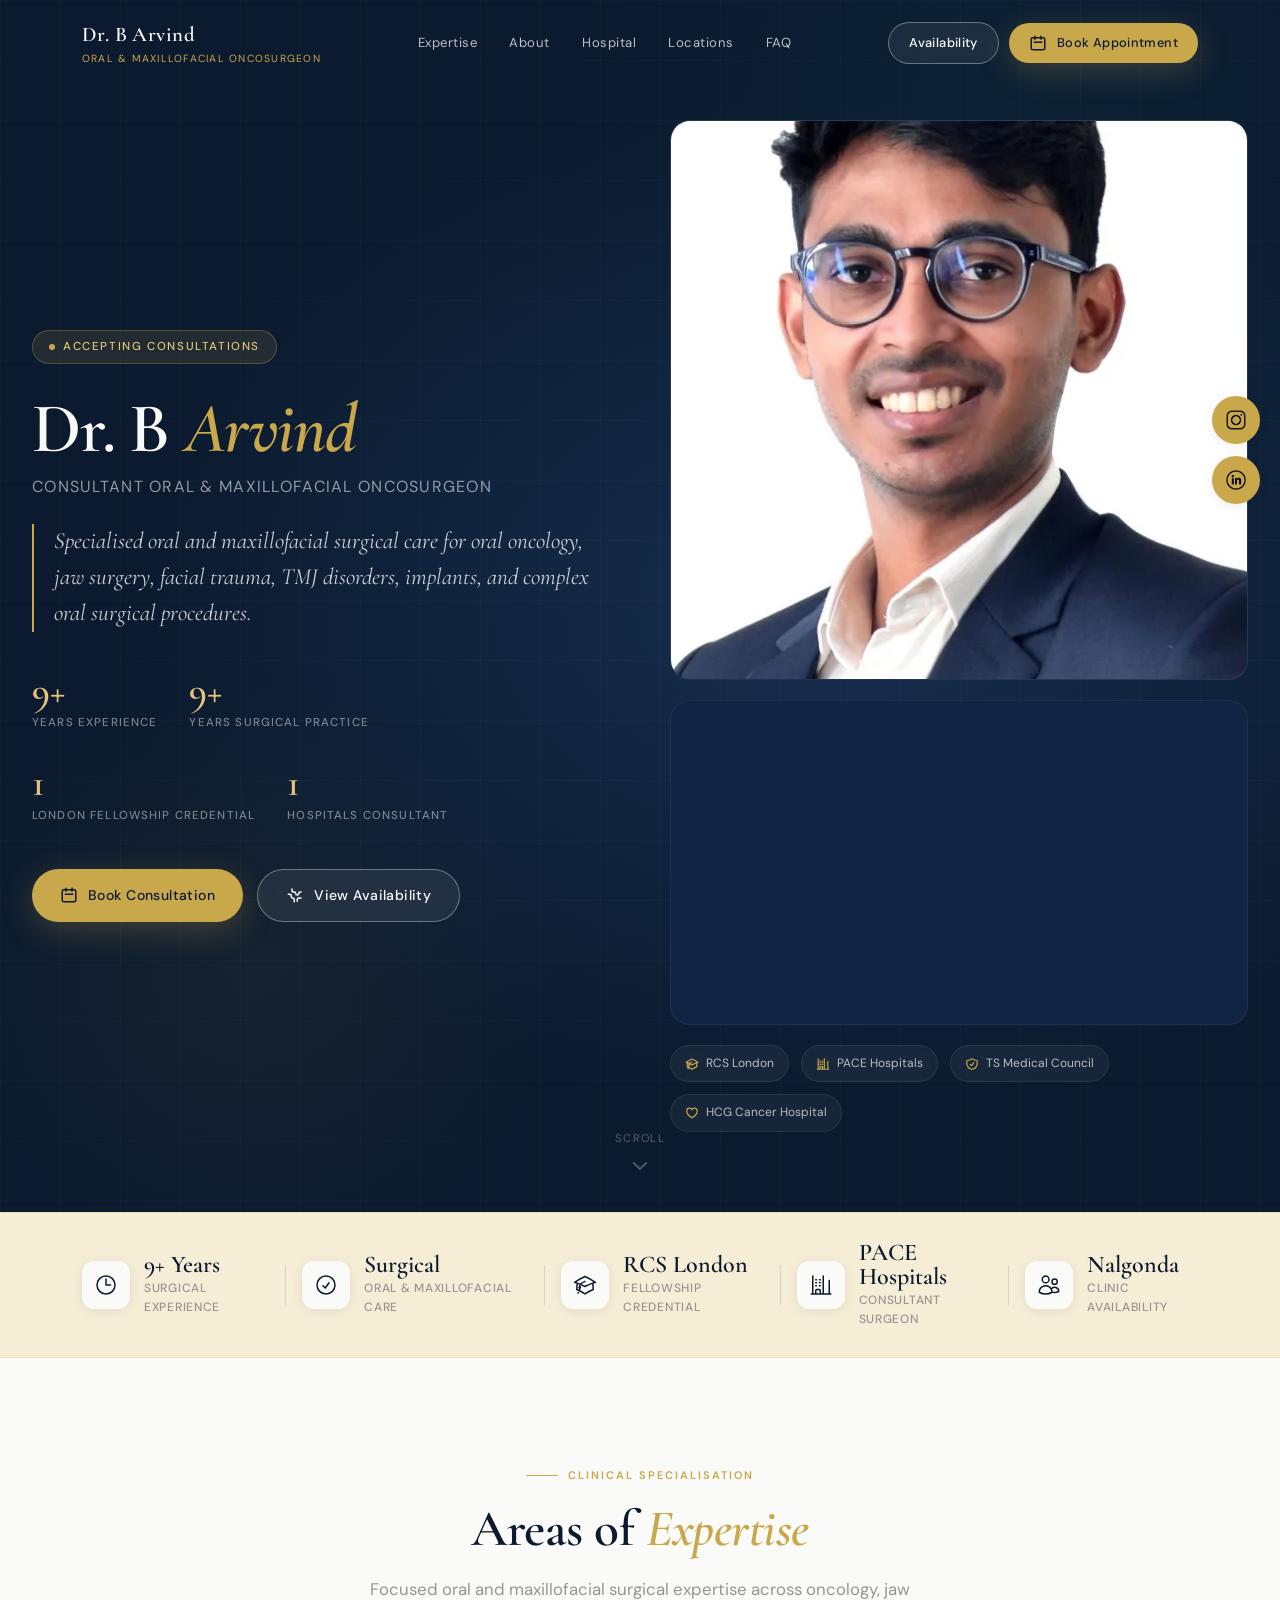
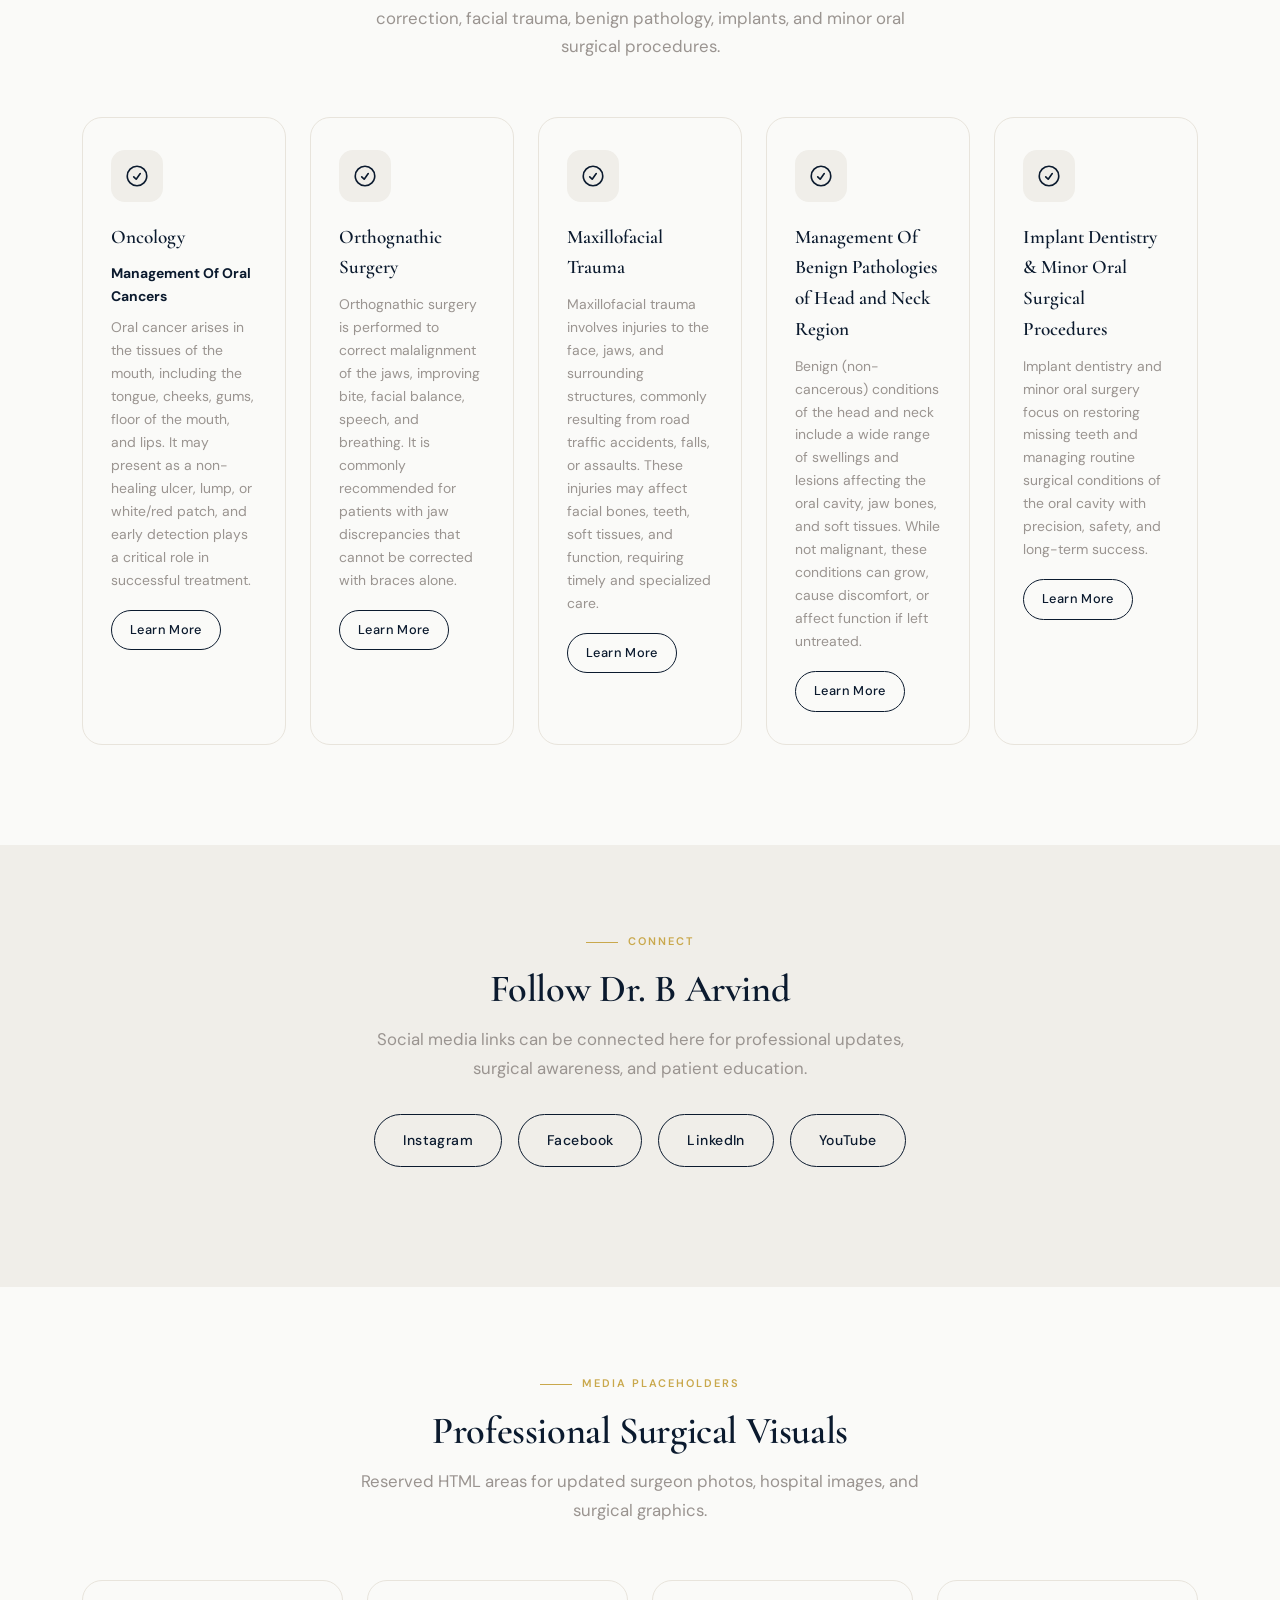
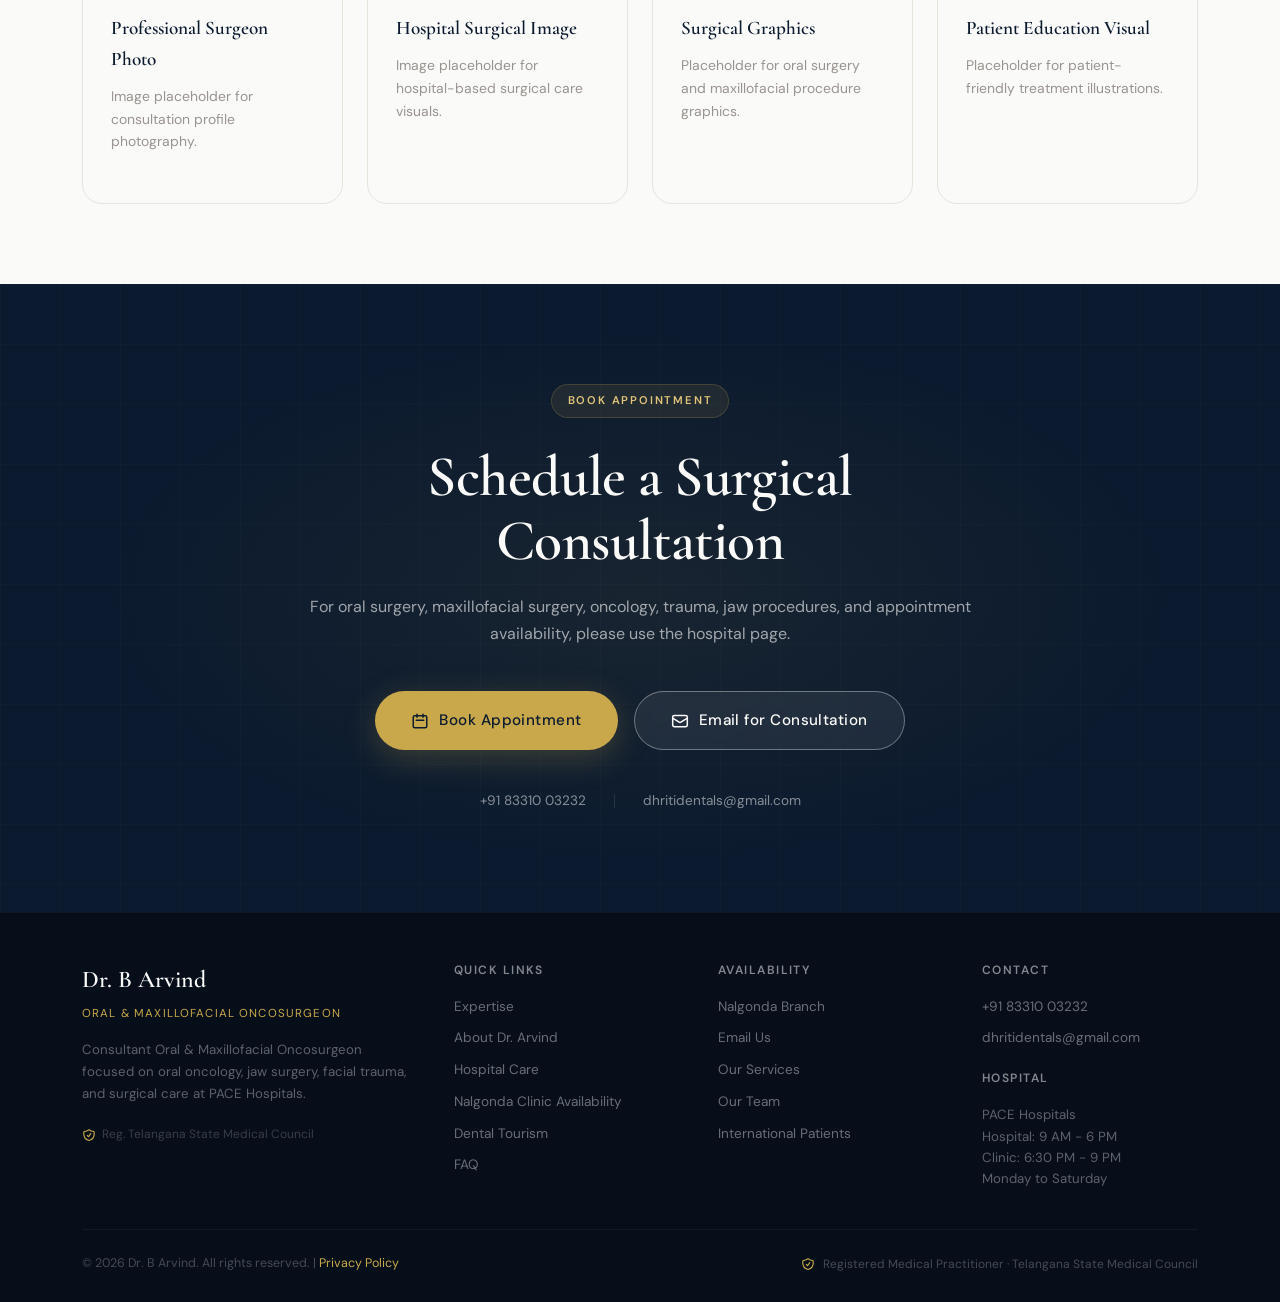
<file: index.html>
<!DOCTYPE html>
<html lang="en">

<head>
  <meta charset="UTF-8" />
  <meta name="viewport" content="width=device-width, initial-scale=1.0" />
  <meta name="description"
    content="Dr. B Arvind provides oral and maxillofacial surgical care focused on oral oncology, jaw surgery, facial trauma, implants, and surgical procedures." />
  <meta name="keywords"
    content="oral surgeon hyderabad, maxillofacial surgeon hyderabad, oral cancer surgery, jaw surgery, facial trauma, PACE hospitals" />
  <meta property="og:title" content="Dr. B Arvind | Oral & Maxillofacial Oncosurgeon, Hyderabad" />
  <meta property="og:description"
    content="Dr. B Arvind provides oral and maxillofacial surgical care focused on oral oncology, jaw surgery, facial trauma, implants, and surgical procedures." />
  <title>Dr. B Arvind | Oral & Maxillofacial Oncosurgeon | Hyderabad</title>
  <link rel="stylesheet" href="./assets/css/style.css" />
  <link rel="preconnect" href="https://fonts.googleapis.com" />
  <link rel="preconnect" href="https://fonts.gstatic.com" crossorigin />
</head>

<body>

<!-- ============================================================
     NAVIGATION
============================================================ -->
  <nav id="navbar">
    <div class="container">
      <div class="nav-inner">
        <a href="index.html" class="nav-brand">
          <span class="nav-brand-name">Dr. B Arvind</span>
          <span class="nav-brand-title">Oral & Maxillofacial Oncosurgeon</span>
        </a>

        <div class="nav-links">
          <a href="index.html#expertise">Expertise</a>
          <a href="about.html">About</a>
          <a href="hospital.html">Hospital</a>
          <a href="hospital.html">Locations</a>
          <a href="faqs.html">FAQ</a>
        </div>

        <div class="nav-cta">
          <a href="hospital.html" class="btn btn--outline-white btn--sm">Availability</a>
          <a href="hospital.html" class="btn btn--primary btn--sm">
            <svg xmlns="http://www.w3.org/2000/svg" fill="none" viewBox="0 0 24 24" stroke-width="2"
              stroke="currentColor">
              <path stroke-linecap="round" stroke-linejoin="round"
                d="M8 7V3m8 4V3m-9 8h10M5 21h14a2 2 0 002-2V7a2 2 0 00-2-2H5a2 2 0 00-2 2v12a2 2 0 002 2z" />
            </svg>
            Book Appointment
          </a>
        </div>

        <button class="hamburger" id="hamburger" aria-label="Open menu">
          <span></span><span></span><span></span>
        </button>
      </div>
    </div>
  </nav>

  <!-- Mobile Menu -->
  <div class="mobile-menu-overlay" id="mobileOverlay"></div>
  <div class="mobile-menu" id="mobileMenu">
    <button class="mobile-menu-close" id="mobileClose" aria-label="Close menu">
      <svg xmlns="http://www.w3.org/2000/svg" width="24" height="24" fill="none" viewBox="0 0 24 24" stroke-width="2"
        stroke="currentColor">
        <path stroke-linecap="round" stroke-linejoin="round" d="M6 18L18 6M6 6l12 12" />
      </svg>
    </button>
    <div class="mobile-nav-links">
      <a href="index.html#expertise">Expertise</a>
      <a href="about.html">About</a>
      <a href="hospital.html">Hospital</a>
      <a href="hospital.html">Availability</a>
      <a href="hospital.html">Locations</a>
      <a href="hospital.html">Dental Tourism</a>
      <a href="faqs.html">FAQ</a>
    </div>
    <div class="mobile-cta">
      <a href="hospital.html" class="btn btn--outline-gold">View Availability</a>
      <a href="hospital.html" class="btn btn--primary">Book Appointment</a>
    </div>
  </div>

<section id="hero">
    <div class="hero-bg-pattern"></div>
    <div class="hero-grid-overlay"></div>

    <div class="container--wide">
      <div class="hero-content">

        <!-- Left: Text Content -->
        <div class="hero-left">
          <div class="hero-badge">
            <span class="hero-badge-dot"></span>
            Accepting Consultations
          </div>

          <h1 class="hero-name">Dr. B <span>Arvind</span></h1>
          <p class="hero-designation">Consultant Oral &amp; Maxillofacial Oncosurgeon</p>

          <p class="hero-headline">
            Specialised oral and maxillofacial surgical care for oral oncology, jaw surgery, facial trauma, TMJ disorders, implants, and complex oral surgical procedures.
          </p>

          <div class="hero-stats">
            <div class="hero-stat-item">
              <div class="hero-stat-number" data-count="9" data-suffix="+">9+</div>
              <div class="hero-stat-label">Years Experience</div>
            </div>
            <div class="hero-stat-item">
              <div class="hero-stat-number" data-count="9" data-suffix="+">9+</div>
              <div class="hero-stat-label">Years Surgical Practice</div>
            </div>
            <div class="hero-stat-item">
              <div class="hero-stat-number" data-count="1" data-suffix="">RCS</div>
              <div class="hero-stat-label">London Fellowship Credential</div>
            </div>
            <div class="hero-stat-item">
              <div class="hero-stat-number" data-count="1" data-suffix="">PACE</div>
              <div class="hero-stat-label">Hospitals Consultant</div>
            </div>
          </div>

          <div class="hero-cta">
            <a href="hospital.html" class="btn btn--primary">
              <svg xmlns="http://www.w3.org/2000/svg" fill="none" viewBox="0 0 24 24" stroke-width="2"
                stroke="currentColor">
                <path stroke-linecap="round" stroke-linejoin="round"
                  d="M8 7V3m8 4V3m-9 8h10M5 21h14a2 2 0 002-2V7a2 2 0 00-2-2H5a2 2 0 00-2 2v12a2 2 0 002 2z" />
              </svg>
              Book Consultation
            </a>
            <a href="hospital.html" class="btn btn--outline-white">
              <svg xmlns="http://www.w3.org/2000/svg" fill="none" viewBox="0 0 24 24" stroke-width="2"
                stroke="currentColor">
                <path stroke-linecap="round" stroke-linejoin="round"
                  d="M3.055 11H5a2 2 0 012 2v1a2 2 0 002 2 2 2 0 012 2v2.945M8 3.935V5.5A2.5 2.5 0 0010.5 8h.5a2 2 0 012 2 2 2 0 104 0 2 2 0 012-2h1.064M15 20.488V18a2 2 0 012-2h3.064" />
              </svg>
              View Availability
            </a>
          </div>
        </div>

        <!-- Right: Image + Credentials -->
        <div class="hero-right">
          <div class="hero-image-block">
            <div class="hero-image-placeholder">
              <img src="./assets/images/drarvind.webp" alt="Doctor Photo" class="hero-image">
            </div>
          </div>

          <div class="video-placeholder">
            <iframe width="560" height="315" src="https://www.youtube.com/embed/ZMLJtDI3-Ac" title="YouTube video player" frameborder="0" allow="accelerometer; autoplay; clipboard-write; encrypted-media; gyroscope; picture-in-picture; web-share" referrerpolicy="strict-origin-when-cross-origin" allowfullscreen></iframe>
          </div>

          <div class="hero-credentials-strip">
            <div class="credential-pill">
              <svg xmlns="http://www.w3.org/2000/svg" fill="none" viewBox="0 0 24 24" stroke-width="2"
                stroke="currentColor">
                <path stroke-linecap="round" stroke-linejoin="round"
                  d="M4.26 10.147a60.436 60.436 0 00-.491 6.347A48.627 48.627 0 0112 20.904a48.627 48.627 0 018.232-4.41 60.46 60.46 0 00-.491-6.347m-15.482 0a50.57 50.57 0 00-2.658-.813A59.905 59.905 0 0112 3.493a59.902 59.902 0 0110.399 5.84c-.896.248-1.783.52-2.658.814m-15.482 0A50.697 50.697 0 0112 13.489a50.702 50.702 0 017.74-3.342M6.75 15a.75.75 0 100-1.5.75.75 0 000 1.5zm0 0v-3.675A55.378 55.378 0 0112 8.443m-7.007 11.55A5.981 5.981 0 006.75 15.75v-1.5" />
              </svg>
              RCS London
            </div>
            <div class="credential-pill">
              <svg xmlns="http://www.w3.org/2000/svg" fill="none" viewBox="0 0 24 24" stroke-width="2"
                stroke="currentColor">
                <path stroke-linecap="round" stroke-linejoin="round"
                  d="M2.25 21h19.5m-18-18v18m10.5-18v18m6-13.5V21M6.75 6.75h.75m-.75 3h.75m-.75 3h.75m3-6h.75m-.75 3h.75m-.75 3h.75M6.75 21v-3.375c0-.621.504-1.125 1.125-1.125h2.25c.621 0 1.125.504 1.125 1.125V21" />
              </svg>
              PACE Hospitals
            </div>
            <div class="credential-pill">
              <svg xmlns="http://www.w3.org/2000/svg" fill="none" viewBox="0 0 24 24" stroke-width="2"
                stroke="currentColor">
                <path stroke-linecap="round" stroke-linejoin="round"
                  d="M9 12.75L11.25 15 15 9.75m-3-7.036A11.959 11.959 0 013.598 6 11.99 11.99 0 003 9.749c0 5.592 3.824 10.29 9 11.623 5.176-1.332 9-6.03 9-11.622 0-1.31-.21-2.571-.598-3.751h-.152c-3.196 0-6.1-1.248-8.25-3.285z" />
              </svg>
              TS Medical Council
            </div>
            <div class="credential-pill">
              <svg xmlns="http://www.w3.org/2000/svg" fill="none" viewBox="0 0 24 24" stroke-width="2"
                stroke="currentColor">
                <path stroke-linecap="round" stroke-linejoin="round"
                  d="M21 8.25c0-2.485-2.099-4.5-4.688-4.5-1.935 0-3.597 1.126-4.312 2.733-.715-1.607-2.377-2.733-4.313-2.733C5.1 3.75 3 5.765 3 8.25c0 7.22 9 12 9 12s9-4.78 9-12z" />
              </svg>
              HCG Cancer Hospital
            </div>
          </div>
        </div>
      </div>
    </div>

    <div class="hero-scroll-hint">
      <span>Scroll</span>
      <svg xmlns="http://www.w3.org/2000/svg" fill="none" viewBox="0 0 24 24" stroke-width="2" stroke="currentColor">
        <path stroke-linecap="round" stroke-linejoin="round" d="M19.5 8.25l-7.5 7.5-7.5-7.5" />
      </svg>
    </div>
  </section>

<section id="trust-bar">
    <div class="container">
      <div class="trust-bar-inner">
        <div class="trust-item fade-up">
          <div class="trust-icon">
            <svg xmlns="http://www.w3.org/2000/svg" fill="none" viewBox="0 0 24 24" stroke-width="1.5"
              stroke="currentColor">
              <path stroke-linecap="round" stroke-linejoin="round" d="M12 6v6h4.5m4.5 0a9 9 0 11-18 0 9 9 0 0118 0z" />
            </svg>
          </div>
          <div class="trust-info">
            <div class="trust-value">9+ Years</div>
            <div class="trust-desc">Surgical Experience</div>
          </div>
        </div>
        <div class="trust-divider"></div>
        <div class="trust-item fade-up fade-up-delay-1">
          <div class="trust-icon">
            <svg xmlns="http://www.w3.org/2000/svg" fill="none" viewBox="0 0 24 24" stroke-width="1.5"
              stroke="currentColor">
              <path stroke-linecap="round" stroke-linejoin="round"
                d="M9 12.75L11.25 15 15 9.75M21 12a9 9 0 11-18 0 9 9 0 0118 0z" />
            </svg>
          </div>
          <div class="trust-info">
            <div class="trust-value">Surgical</div>
            <div class="trust-desc">Oral & Maxillofacial Care</div>
          </div>
        </div>
        <div class="trust-divider"></div>
        <div class="trust-item fade-up fade-up-delay-2">
          <div class="trust-icon">
            <svg xmlns="http://www.w3.org/2000/svg" fill="none" viewBox="0 0 24 24" stroke-width="1.5"
              stroke="currentColor">
              <path stroke-linecap="round" stroke-linejoin="round"
                d="M4.26 10.147a60.436 60.436 0 00-.491 6.347A48.627 48.627 0 0112 20.904a48.627 48.627 0 018.232-4.41 60.46 60.46 0 00-.491-6.347m-15.482 0a50.57 50.57 0 00-2.658-.813A59.905 59.905 0 0112 3.493a59.902 59.902 0 0110.399 5.84c-.896.248-1.783.52-2.658.814m-15.482 0A50.697 50.697 0 0112 13.489a50.702 50.702 0 017.74-3.342M6.75 15a.75.75 0 100-1.5.75.75 0 000 1.5zm0 0v-3.675A55.378 55.378 0 0112 8.443m-7.007 11.55A5.981 5.981 0 006.75 15.75v-1.5" />
            </svg>
          </div>
          <div class="trust-info">
            <div class="trust-value">RCS London</div>
            <div class="trust-desc">Fellowship Credential</div>
          </div>
        </div>
        <div class="trust-divider"></div>
        <div class="trust-item fade-up fade-up-delay-3">
          <div class="trust-icon">
            <svg xmlns="http://www.w3.org/2000/svg" fill="none" viewBox="0 0 24 24" stroke-width="1.5"
              stroke="currentColor">
              <path stroke-linecap="round" stroke-linejoin="round"
                d="M2.25 21h19.5m-18-18v18m10.5-18v18m6-13.5V21M6.75 6.75h.75m-.75 3h.75m-.75 3h.75m3-6h.75m-.75 3h.75m-.75 3h.75M6.75 21v-3.375c0-.621.504-1.125 1.125-1.125h2.25c.621 0 1.125.504 1.125 1.125V21" />
            </svg>
          </div>
          <div class="trust-info">
            <div class="trust-value">PACE Hospitals</div>
            <div class="trust-desc">Consultant Surgeon</div>
          </div>
        </div>
        <div class="trust-divider"></div>
        <div class="trust-item fade-up fade-up-delay-4">
          <div class="trust-icon">
            <svg xmlns="http://www.w3.org/2000/svg" fill="none" viewBox="0 0 24 24" stroke-width="1.5"
              stroke="currentColor">
              <path stroke-linecap="round" stroke-linejoin="round"
                d="M15 19.128a9.38 9.38 0 002.625.372 9.337 9.337 0 004.121-.952 4.125 4.125 0 00-7.533-2.493M15 19.128v-.003c0-1.113-.285-2.16-.786-3.07M15 19.128v.106A12.318 12.318 0 018.624 21c-2.331 0-4.512-.645-6.374-1.766l-.001-.109a6.375 6.375 0 0111.964-3.07M12 6.375a3.375 3.375 0 11-6.75 0 3.375 3.375 0 016.75 0zm8.25 2.25a2.625 2.625 0 11-5.25 0 2.625 2.625 0 015.25 0z" />
            </svg>
          </div>
          <div class="trust-info">
            <div class="trust-value">Nalgonda</div>
            <div class="trust-desc">Clinic Availability</div>
          </div>
        </div>
      </div>
    </div>
  </section>

  <section id="expertise">
    <div class="container">
      <div style="text-align:center; max-width: 600px; margin: 0 auto;" class="fade-up">
        <span class="section-label">Clinical Specialisation</span>
        <h2 class="section-title section-title--xl" style="color: var(--navy); margin-bottom: 16px;">Areas of <em style="font-style:italic; color: var(--gold);">Expertise</em></h2>
        <p class="section-subtitle" style="margin: 0 auto;">Focused oral and maxillofacial surgical expertise across oncology, jaw correction, facial trauma, benign pathology, implants, and minor oral surgical procedures.</p>
      </div>

      <div class="expertise-grid">
        <div class="expertise-card fade-up">
          <div class="expertise-icon">
            <svg xmlns="http://www.w3.org/2000/svg" fill="none" viewBox="0 0 24 24" stroke-width="1.5" stroke="currentColor"><path stroke-linecap="round" stroke-linejoin="round" d="M9 12.75L11.25 15 15 9.75M21 12a9 9 0 11-18 0 9 9 0 0118 0z" /></svg>
          </div>
          <h3 class="expertise-card-title">Oncology</h3>
          <p class="expertise-card-desc" style="color: var(--navy); margin-bottom: 8px;"><strong>Management Of Oral Cancers</strong></p>
          <p class="expertise-card-desc">Oral cancer arises in the tissues of the mouth, including the tongue, cheeks, gums, floor of the mouth, and lips. It may present as a non-healing ulcer, lump, or white/red patch, and early detection plays a critical role in successful treatment.</p>
          <a href="oncology.html" class="btn btn--outline-navy btn--sm">Learn More</a>
        </div>
        <div class="expertise-card fade-up fade-up-delay-1">
          <div class="expertise-icon">
            <svg xmlns="http://www.w3.org/2000/svg" fill="none" viewBox="0 0 24 24" stroke-width="1.5" stroke="currentColor"><path stroke-linecap="round" stroke-linejoin="round" d="M9 12.75L11.25 15 15 9.75M21 12a9 9 0 11-18 0 9 9 0 0118 0z" /></svg>
          </div>
          <h3 class="expertise-card-title">Orthognathic Surgery</h3>
          
          <p class="expertise-card-desc">Orthognathic surgery is performed to correct malalignment of the jaws, improving bite, facial balance, speech, and breathing. It is commonly recommended for patients with jaw discrepancies that cannot be corrected with braces alone.</p>
          <a href="orthognathic-surgery.html" class="btn btn--outline-navy btn--sm">Learn More</a>
        </div>
        <div class="expertise-card fade-up fade-up-delay-2">
          <div class="expertise-icon">
            <svg xmlns="http://www.w3.org/2000/svg" fill="none" viewBox="0 0 24 24" stroke-width="1.5" stroke="currentColor"><path stroke-linecap="round" stroke-linejoin="round" d="M9 12.75L11.25 15 15 9.75M21 12a9 9 0 11-18 0 9 9 0 0118 0z" /></svg>
          </div>
          <h3 class="expertise-card-title">Maxillofacial Trauma</h3>
          
          <p class="expertise-card-desc">Maxillofacial trauma involves injuries to the face, jaws, and surrounding structures, commonly resulting from road traffic accidents, falls, or assaults. These injuries may affect facial bones, teeth, soft tissues, and function, requiring timely and specialized care.</p>
          <a href="maxillofacial-trauma.html" class="btn btn--outline-navy btn--sm">Learn More</a>
        </div>
        <div class="expertise-card fade-up fade-up-delay-3">
          <div class="expertise-icon">
            <svg xmlns="http://www.w3.org/2000/svg" fill="none" viewBox="0 0 24 24" stroke-width="1.5" stroke="currentColor"><path stroke-linecap="round" stroke-linejoin="round" d="M9 12.75L11.25 15 15 9.75M21 12a9 9 0 11-18 0 9 9 0 0118 0z" /></svg>
          </div>
          <h3 class="expertise-card-title">Management Of Benign Pathologies of Head and Neck Region</h3>
          
          <p class="expertise-card-desc">Benign (non-cancerous) conditions of the head and neck include a wide range of swellings and lesions affecting the oral cavity, jaw bones, and soft tissues. While not malignant, these conditions can grow, cause discomfort, or affect function if left untreated.</p>
          <a href="benign-pathologies.html" class="btn btn--outline-navy btn--sm">Learn More</a>
        </div>
        <div class="expertise-card fade-up fade-up-delay-3">
          <div class="expertise-icon">
            <svg xmlns="http://www.w3.org/2000/svg" fill="none" viewBox="0 0 24 24" stroke-width="1.5" stroke="currentColor"><path stroke-linecap="round" stroke-linejoin="round" d="M9 12.75L11.25 15 15 9.75M21 12a9 9 0 11-18 0 9 9 0 0118 0z" /></svg>
          </div>
          <h3 class="expertise-card-title">Implant Dentistry & Minor Oral Surgical Procedures</h3>
          
          <p class="expertise-card-desc">Implant dentistry and minor oral surgery focus on restoring missing teeth and managing routine surgical conditions of the oral cavity with precision, safety, and long-term success.</p>
          <a href="implant-dentistry.html" class="btn btn--outline-navy btn--sm">Learn More</a>
        </div>
      </div>
    </div>
  </section>

  <section id="social-links" style="padding: 80px 0; background: var(--off-white);">
    <div class="container">
      <div style="text-align:center; max-width: 640px; margin: 0 auto;" class="fade-up">
        <span class="section-label">Connect</span>
        <h2 class="section-title section-title--lg" style="color: var(--navy); margin-bottom: 14px;">Follow Dr. B Arvind</h2>
        <p class="section-subtitle" style="margin: 0 auto 32px;">Social media links can be connected here for professional updates, surgical awareness, and patient education.</p>
        <div class="cta-buttons">
          <a href="#" class="btn btn--outline-navy">Instagram</a>
          <a href="#" class="btn btn--outline-navy">Facebook</a>
          <a href="#" class="btn btn--outline-navy">LinkedIn</a>
          <a href="#" class="btn btn--outline-navy">YouTube</a>
        </div>
      </div>
    </div>
  </section>

  <section id="media-placeholders" style="padding: 80px 0; background: var(--white);">
    <div class="container">
      <div style="text-align:center; max-width: 640px; margin: 0 auto 42px;" class="fade-up">
        <span class="section-label">Media Placeholders</span>
        <h2 class="section-title section-title--lg" style="color: var(--navy); margin-bottom: 14px;">Professional Surgical Visuals</h2>
        <p class="section-subtitle" style="margin: 0 auto;">Reserved HTML areas for updated surgeon photos, hospital images, and surgical graphics.</p>
      </div>
      <div class="expertise-grid">
        <div class="expertise-card fade-up"><h3 class="expertise-card-title">Professional Surgeon Photo</h3><p class="expertise-card-desc">Image placeholder for consultation profile photography.</p></div>
        <div class="expertise-card fade-up fade-up-delay-1"><h3 class="expertise-card-title">Hospital Surgical Image</h3><p class="expertise-card-desc">Image placeholder for hospital-based surgical care visuals.</p></div>
        <div class="expertise-card fade-up fade-up-delay-2"><h3 class="expertise-card-title">Surgical Graphics</h3><p class="expertise-card-desc">Placeholder for oral surgery and maxillofacial procedure graphics.</p></div>
        <div class="expertise-card fade-up fade-up-delay-3"><h3 class="expertise-card-title">Patient Education Visual</h3><p class="expertise-card-desc">Placeholder for patient-friendly treatment illustrations.</p></div>
      </div>
    </div>
  </section>

  <section id="final-cta">
    <div class="container">
      <div class="cta-content fade-up">
        <div class="cta-eyebrow">Book Appointment</div>
        <h2 class="cta-title">Schedule a Surgical Consultation</h2>
        <p class="cta-subtitle">For oral surgery, maxillofacial surgery, oncology, trauma, jaw procedures, and appointment availability, please use the hospital page.</p>
        <div class="cta-buttons">
          <a href="hospital.html" class="btn btn--primary" style="padding: 16px 36px; font-size: 0.95rem;"><svg xmlns="http://www.w3.org/2000/svg" fill="none" viewBox="0 0 24 24" stroke-width="2" stroke="currentColor"><path stroke-linecap="round" stroke-linejoin="round" d="M8 7V3m8 4V3m-9 8h10M5 21h14a2 2 0 002-2V7a2 2 0 00-2-2H5a2 2 0 00-2 2v12a2 2 0 002 2z" /></svg> Book Appointment</a>
          <a href="mailto:dhritidentals@gmail.com" class="btn btn--outline-white" style="padding: 16px 36px; font-size: 0.95rem;"><svg xmlns="http://www.w3.org/2000/svg" fill="none" viewBox="0 0 24 24" stroke-width="2" stroke="currentColor"><path stroke-linecap="round" stroke-linejoin="round" d="M21.75 6.75v10.5a2.25 2.25 0 01-2.25 2.25h-15a2.25 2.25 0 01-2.25-2.25V6.75m19.5 0A2.25 2.25 0 0019.5 4.5h-15a2.25 2.25 0 00-2.25 2.25m19.5 0v.243a2.25 2.25 0 01-1.07 1.916l-7.5 4.615a2.25 2.25 0 01-2.36 0L3.32 8.91a2.25 2.25 0 01-1.07-1.916V6.75" /></svg> Email for Consultation</a>
        </div>
        <div class="cta-contact-row">
          <a href="tel:+918331003232" class="cta-contact-item">+91 83310 03232</a>
          <span style="width:1px;height:14px;background:rgba(255,255,255,0.1);"></span>
          <a href="mailto:dhritidentals@gmail.com" class="cta-contact-item">dhritidentals@gmail.com</a>
        </div>
      </div>
    </div>
  </section>

  <!-- ============================================================
     FOOTER
============================================================ -->
  <footer>
    <div class="container">
      <div class="footer-grid">
        <div>
          <div class="footer-brand-name">Dr. B Arvind</div>
          <div class="footer-brand-title">Oral & Maxillofacial Oncosurgeon</div>
          <p class="footer-brand-desc">Consultant Oral & Maxillofacial Oncosurgeon focused on oral oncology, jaw surgery, facial trauma, and surgical care at PACE Hospitals.</p>
          <div style="font-size: 0.75rem; color: rgba(255,255,255,0.2); display:flex; align-items:center; gap:6px;">
            <svg xmlns="http://www.w3.org/2000/svg" fill="none" viewBox="0 0 24 24" stroke-width="2"
              stroke="currentColor" style="width:14px;height:14px;color:var(--gold);flex-shrink:0;">
              <path stroke-linecap="round" stroke-linejoin="round"
                d="M9 12.75L11.25 15 15 9.75m-3-7.036A11.959 11.959 0 013.598 6 11.99 11.99 0 003 9.749c0 5.592 3.824 10.29 9 11.623 5.176-1.332 9-6.03 9-11.622 0-1.31-.21-2.571-.598-3.751h-.152c-3.196 0-6.1-1.248-8.25-3.285z" />
            </svg>
            Reg. Telangana State Medical Council
          </div>
        </div>

        <div>
          <div class="footer-col-title">Quick Links</div>
          <div class="footer-links">
            <a href="index.html#expertise">Expertise</a>
            <a href="about.html">About Dr. Arvind</a>
            <a href="hospital.html">Hospital Care</a>
            <a href="hospital.html">Nalgonda Clinic Availability</a>
            <a href="hospital.html">Dental Tourism</a>
            <a href="faqs.html">FAQ</a>
          </div>
        </div>

        <div>
          <div class="footer-col-title">Availability</div>
          <div class="footer-links">
            <a href="tel:+918331003232">Nalgonda Branch</a>
            <a href="mailto:dhritidentals@gmail.com">Email Us</a>
            <a href="hospital.html">Our Services</a>
            <a href="hospital.html">Our Team</a>
            <a href="hospital.html">International Patients</a>
          </div>
        </div>

        <div>
          <div class="footer-col-title">Contact</div>
          <div class="footer-links">
            <a href="tel:+918331003232">+91 83310 03232</a>
            <a href="mailto:dhritidentals@gmail.com">dhritidentals@gmail.com</a>
          </div>
          <div style="margin-top: 20px;">
            <div class="footer-col-title">Hospital</div>
            <div style="font-size:0.83rem; color: rgba(255,255,255,0.35); margin-top: 8px; line-height:1.6;">
              PACE Hospitals<br />Hospital: 9 AM - 6 PM<br />Clinic: 6:30 PM - 9 PM<br />Monday to Saturday
            </div>
          </div>
        </div>
      </div>

      <div class="footer-bottom">
        <p>&copy; 2026 Dr. B Arvind. All rights reserved. | <a href="#">Privacy Policy</a></p>
        <div class="footer-reg">
          <svg xmlns="http://www.w3.org/2000/svg" fill="none" viewBox="0 0 24 24" stroke-width="2"
            stroke="currentColor">
            <path stroke-linecap="round" stroke-linejoin="round"
              d="M9 12.75L11.25 15 15 9.75m-3-7.036A11.959 11.959 0 013.598 6 11.99 11.99 0 003 9.749c0 5.592 3.824 10.29 9 11.623 5.176-1.332 9-6.03 9-11.622 0-1.31-.21-2.571-.598-3.751h-.152c-3.196 0-6.1-1.248-8.25-3.285z" />
          </svg>
          Registered Medical Practitioner · Telangana State Medical Council
        </div>
      </div>
    </div>
  </footer>



  <!-- Social Media Sidebar -->
  <div class="social-sidebar">
    <a href="https://www.instagram.com/dr.b.arvind?utm_source=qr&igsh=aHk0YTdsazE3dWVt" target="_blank" class="social-link" aria-label="Follow on Instagram">
      <img src="./assets/images/instaLogo.png" alt="Instagram">
    </a>
    <a href="https://www.linkedin.com/in/arvind-subramanian-119351139?utm_source=share_via&utm_content=profile&utm_medium=member_android" target="_blank" class="social-link" aria-label="Connect on LinkedIn">
      <img src="./assets/images/linkedinLogo.png" alt="LinkedIn">
    </a>
  </div>

  <script src="assets/js/main.js"></script>
</body>

</html>
</file>
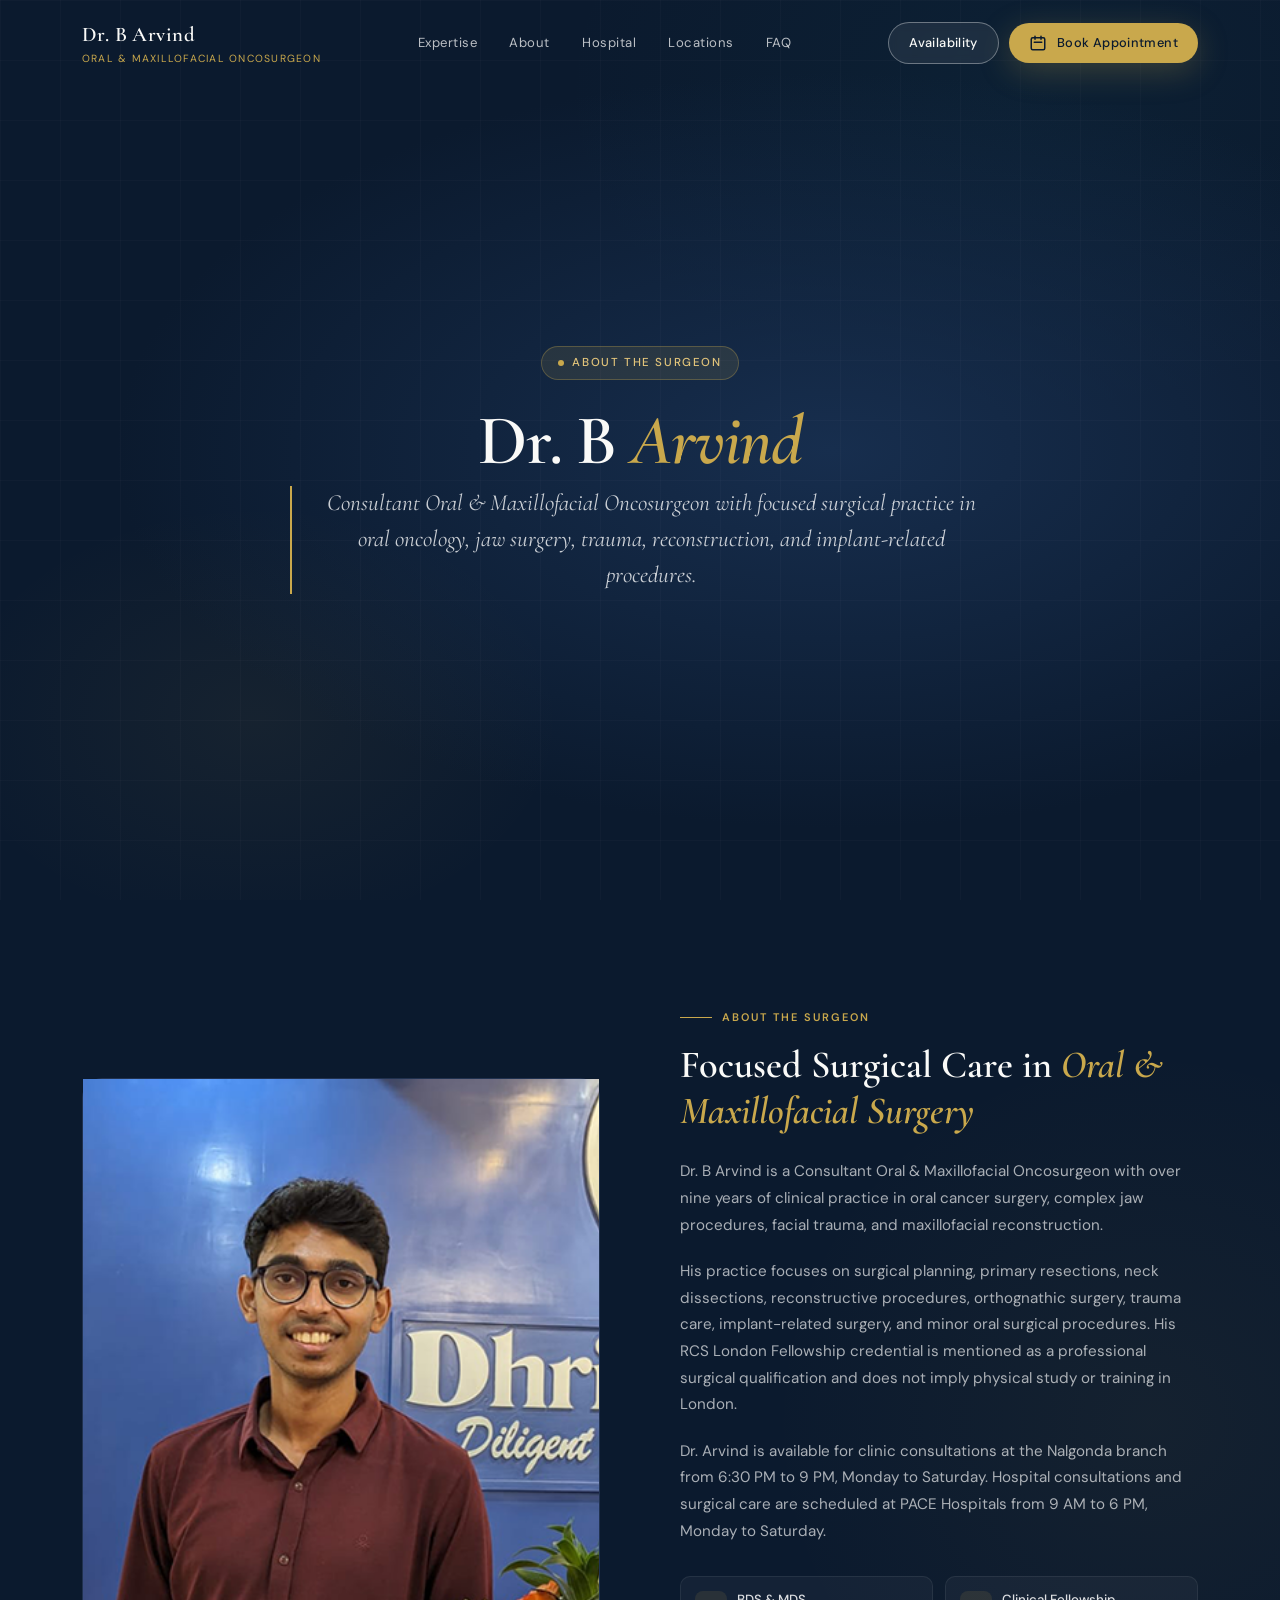
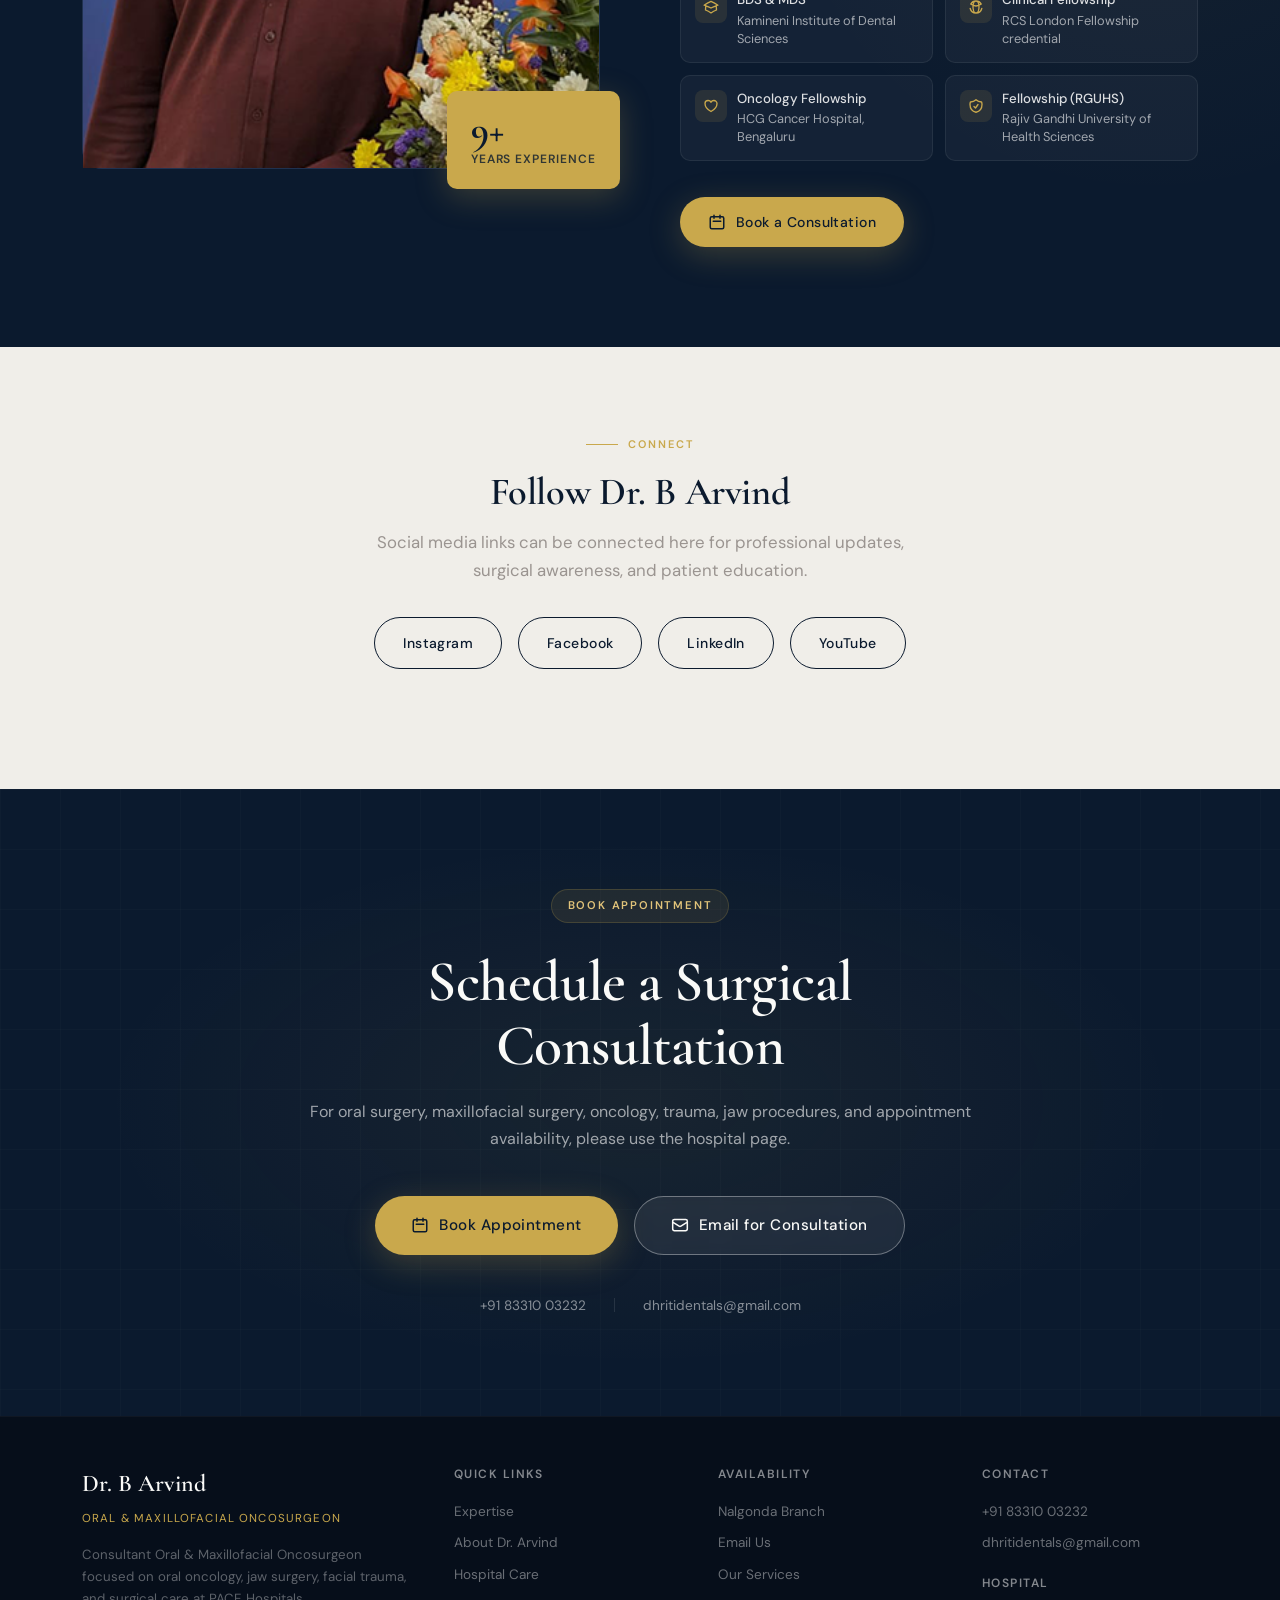
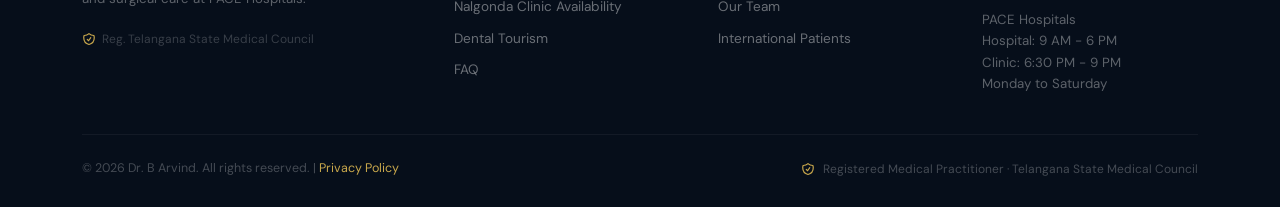
<file: about.html>
<!DOCTYPE html>
<html lang="en">

<head>
  <meta charset="UTF-8" />
  <meta name="viewport" content="width=device-width, initial-scale=1.0" />
  <meta name="description"
    content="About Dr. B Arvind, Consultant Oral and Maxillofacial Oncosurgeon focused on oral surgery, maxillofacial surgery, and surgical procedures." />
  <meta name="keywords"
    content="oral surgeon hyderabad, maxillofacial surgeon hyderabad, oral cancer surgery, jaw surgery, facial trauma, PACE hospitals" />
  <meta property="og:title" content="Dr. B Arvind | Oral & Maxillofacial Oncosurgeon, Hyderabad" />
  <meta property="og:description"
    content="About Dr. B Arvind, Consultant Oral and Maxillofacial Oncosurgeon focused on oral surgery, maxillofacial surgery, and surgical procedures." />
  <title>About Dr. B Arvind | Oral & Maxillofacial Surgeon</title>
  <link rel="stylesheet" href="./assets/css/style.css" />
  <link rel="preconnect" href="https://fonts.googleapis.com" />
  <link rel="preconnect" href="https://fonts.gstatic.com" crossorigin />
</head>

<body>

<!-- ============================================================
     NAVIGATION
============================================================ -->
  <nav id="navbar">
    <div class="container">
      <div class="nav-inner">
        <a href="index.html" class="nav-brand">
          <span class="nav-brand-name">Dr. B Arvind</span>
          <span class="nav-brand-title">Oral & Maxillofacial Oncosurgeon</span>
        </a>

        <div class="nav-links">
          <a href="index.html#expertise">Expertise</a>
          <a href="about.html">About</a>
          <a href="hospital.html">Hospital</a>
          <a href="hospital.html">Locations</a>
          <a href="faqs.html">FAQ</a>
        </div>

        <div class="nav-cta">
          <a href="hospital.html" class="btn btn--outline-white btn--sm">Availability</a>
          <a href="hospital.html" class="btn btn--primary btn--sm">
            <svg xmlns="http://www.w3.org/2000/svg" fill="none" viewBox="0 0 24 24" stroke-width="2"
              stroke="currentColor">
              <path stroke-linecap="round" stroke-linejoin="round"
                d="M8 7V3m8 4V3m-9 8h10M5 21h14a2 2 0 002-2V7a2 2 0 00-2-2H5a2 2 0 00-2 2v12a2 2 0 002 2z" />
            </svg>
            Book Appointment
          </a>
        </div>

        <button class="hamburger" id="hamburger" aria-label="Open menu">
          <span></span><span></span><span></span>
        </button>
      </div>
    </div>
  </nav>

  <!-- Mobile Menu -->
  <div class="mobile-menu-overlay" id="mobileOverlay"></div>
  <div class="mobile-menu" id="mobileMenu">
    <button class="mobile-menu-close" id="mobileClose" aria-label="Close menu">
      <svg xmlns="http://www.w3.org/2000/svg" width="24" height="24" fill="none" viewBox="0 0 24 24" stroke-width="2"
        stroke="currentColor">
        <path stroke-linecap="round" stroke-linejoin="round" d="M6 18L18 6M6 6l12 12" />
      </svg>
    </button>
    <div class="mobile-nav-links">
      <a href="index.html#expertise">Expertise</a>
      <a href="about.html">About</a>
      <a href="hospital.html">Hospital</a>
      <a href="hospital.html">Availability</a>
      <a href="hospital.html">Locations</a>
      <a href="hospital.html">Dental Tourism</a>
      <a href="faqs.html">FAQ</a>
    </div>
    <div class="mobile-cta">
      <a href="hospital.html" class="btn btn--outline-gold">View Availability</a>
      <a href="hospital.html" class="btn btn--primary">Book Appointment</a>
    </div>
  </div>

  <section id="hero">
    <div class="hero-bg-pattern"></div>
    <div class="hero-grid-overlay"></div>
    <div class="container">
      <div class="cta-content fade-up" style="text-align:center; padding-top: 40px;">
        <div class="hero-badge" style="margin: 0 auto 24px; width: fit-content;">
          <span class="hero-badge-dot"></span>
          About the Surgeon
        </div>
        <h1 class="hero-name">Dr. B <span>Arvind</span></h1>
        <p class="hero-headline" style="margin-left:auto; margin-right:auto;">Consultant Oral & Maxillofacial Oncosurgeon with focused surgical practice in oral oncology, jaw surgery, trauma, reconstruction, and implant-related procedures.</p>
      </div>
    </div>
  </section>

<section id="about">
    <div class="about-bg"></div>
    <div class="container">
      <div class="about-layout">

        <div class="about-image-block fade-up">
          <div class="about-image-placeholder">
            <img src="./assets/images/arvind-2.png" alt="Doctor Photo" class="hero-image">
          </div>
          <div class="about-accent-card">
            <div class="about-accent-number">9+</div>
            <div class="about-accent-text">Years Experience</div>
          </div>
        </div>

        <div class="about-content fade-up fade-up-delay-1">
          <span class="section-label">About the Surgeon</span>
          <h2 class="about-title">Focused Surgical Care in <em>Oral & Maxillofacial Surgery</em></h2>
          <p class="about-bio">
            Dr. B Arvind is a Consultant Oral & Maxillofacial Oncosurgeon with over nine years of clinical practice in oral cancer surgery, complex jaw procedures, facial trauma, and maxillofacial reconstruction.
          </p>
          <p class="about-bio">
            His practice focuses on surgical planning, primary resections, neck dissections, reconstructive procedures, orthognathic surgery, trauma care, implant-related surgery, and minor oral surgical procedures. His RCS London Fellowship credential is mentioned as a professional surgical qualification and does not imply physical study or training in London.
          </p>
          <p class="about-bio">
            Dr. Arvind is available for clinic consultations at the Nalgonda branch from 6:30 PM to 9 PM, Monday to Saturday. Hospital consultations and surgical care are scheduled at PACE Hospitals from 9 AM to 6 PM, Monday to Saturday.
          </p>

          <div class="about-qualifications">
            <div class="qual-item">
              <div class="qual-icon">
                <svg xmlns="http://www.w3.org/2000/svg" fill="none" viewBox="0 0 24 24" stroke-width="2"
                  stroke="currentColor">
                  <path stroke-linecap="round" stroke-linejoin="round"
                    d="M4.26 10.147a60.436 60.436 0 00-.491 6.347A48.627 48.627 0 0112 20.904a48.627 48.627 0 018.232-4.41 60.46 60.46 0 00-.491-6.347m-15.482 0a50.57 50.57 0 00-2.658-.813A59.905 59.905 0 0112 3.493a59.902 59.902 0 0110.399 5.84c-.896.248-1.783.52-2.658.814m-15.482 0A50.697 50.697 0 0112 13.489a50.702 50.702 0 017.74-3.342" />
                </svg>
              </div>
              <div class="qual-text">
                <strong>BDS &amp; MDS</strong>
                Kamineni Institute of Dental Sciences
              </div>
            </div>
            <div class="qual-item">
              <div class="qual-icon">
                <svg xmlns="http://www.w3.org/2000/svg" fill="none" viewBox="0 0 24 24" stroke-width="2"
                  stroke="currentColor">
                  <path stroke-linecap="round" stroke-linejoin="round"
                    d="M12 21a9.004 9.004 0 008.716-6.747M12 21a9.004 9.004 0 01-8.716-6.747M12 21c2.485 0 4.5-4.03 4.5-9S14.485 3 12 3m0 18c-2.485 0-4.5-4.03-4.5-9S9.515 3 12 3m0 0a8.997 8.997 0 017.843 4.582M12 3a8.997 8.997 0 00-7.843 4.582m15.686 0A11.953 11.953 0 0112 10.5c-2.998 0-5.74-1.1-7.843-2.918" />
                </svg>
              </div>
              <div class="qual-text">
                <strong>Clinical Fellowship</strong>
                RCS London Fellowship credential
              </div>
            </div>
            <div class="qual-item">
              <div class="qual-icon">
                <svg xmlns="http://www.w3.org/2000/svg" fill="none" viewBox="0 0 24 24" stroke-width="2"
                  stroke="currentColor">
                  <path stroke-linecap="round" stroke-linejoin="round"
                    d="M21 8.25c0-2.485-2.099-4.5-4.688-4.5-1.935 0-3.597 1.126-4.312 2.733-.715-1.607-2.377-2.733-4.313-2.733C5.1 3.75 3 5.765 3 8.25c0 7.22 9 12 9 12s9-4.78 9-12z" />
                </svg>
              </div>
              <div class="qual-text">
                <strong>Oncology Fellowship</strong>
                HCG Cancer Hospital, Bengaluru
              </div>
            </div>
            <div class="qual-item">
              <div class="qual-icon">
                <svg xmlns="http://www.w3.org/2000/svg" fill="none" viewBox="0 0 24 24" stroke-width="2"
                  stroke="currentColor">
                  <path stroke-linecap="round" stroke-linejoin="round"
                    d="M9 12.75L11.25 15 15 9.75m-3-7.036A11.959 11.959 0 013.598 6 11.99 11.99 0 003 9.749c0 5.592 3.824 10.29 9 11.623 5.176-1.332 9-6.03 9-11.622 0-1.31-.21-2.571-.598-3.751h-.152c-3.196 0-6.1-1.248-8.25-3.285z" />
                </svg>
              </div>
              <div class="qual-text">
                <strong>Fellowship (RGUHS)</strong>
                Rajiv Gandhi University of Health Sciences
              </div>
            </div>
          </div>

          <a href="hospital.html" class="btn btn--primary">
            <svg xmlns="http://www.w3.org/2000/svg" fill="none" viewBox="0 0 24 24" stroke-width="2"
              stroke="currentColor">
              <path stroke-linecap="round" stroke-linejoin="round"
                d="M8 7V3m8 4V3m-9 8h10M5 21h14a2 2 0 002-2V7a2 2 0 00-2-2H5a2 2 0 00-2 2v12a2 2 0 002 2z" />
            </svg>
            Book a Consultation
          </a>
        </div>
      </div>
    </div>
  </section>

  <section id="social-links" style="padding: 80px 0; background: var(--off-white);">
    <div class="container">
      <div style="text-align:center; max-width: 640px; margin: 0 auto;" class="fade-up">
        <span class="section-label">Connect</span>
        <h2 class="section-title section-title--lg" style="color: var(--navy); margin-bottom: 14px;">Follow Dr. B Arvind</h2>
        <p class="section-subtitle" style="margin: 0 auto 32px;">Social media links can be connected here for professional updates, surgical awareness, and patient education.</p>
        <div class="cta-buttons">
          <a href="#" class="btn btn--outline-navy">Instagram</a>
          <a href="#" class="btn btn--outline-navy">Facebook</a>
          <a href="#" class="btn btn--outline-navy">LinkedIn</a>
          <a href="#" class="btn btn--outline-navy">YouTube</a>
        </div>
      </div>
    </div>
  </section>

  <section id="final-cta">
    <div class="container">
      <div class="cta-content fade-up">
        <div class="cta-eyebrow">Book Appointment</div>
        <h2 class="cta-title">Schedule a Surgical Consultation</h2>
        <p class="cta-subtitle">For oral surgery, maxillofacial surgery, oncology, trauma, jaw procedures, and appointment availability, please use the hospital page.</p>
        <div class="cta-buttons">
          <a href="hospital.html" class="btn btn--primary" style="padding: 16px 36px; font-size: 0.95rem;"><svg xmlns="http://www.w3.org/2000/svg" fill="none" viewBox="0 0 24 24" stroke-width="2" stroke="currentColor"><path stroke-linecap="round" stroke-linejoin="round" d="M8 7V3m8 4V3m-9 8h10M5 21h14a2 2 0 002-2V7a2 2 0 00-2-2H5a2 2 0 00-2 2v12a2 2 0 002 2z" /></svg> Book Appointment</a>
          <a href="mailto:dhritidentals@gmail.com" class="btn btn--outline-white" style="padding: 16px 36px; font-size: 0.95rem;"><svg xmlns="http://www.w3.org/2000/svg" fill="none" viewBox="0 0 24 24" stroke-width="2" stroke="currentColor"><path stroke-linecap="round" stroke-linejoin="round" d="M21.75 6.75v10.5a2.25 2.25 0 01-2.25 2.25h-15a2.25 2.25 0 01-2.25-2.25V6.75m19.5 0A2.25 2.25 0 0019.5 4.5h-15a2.25 2.25 0 00-2.25 2.25m19.5 0v.243a2.25 2.25 0 01-1.07 1.916l-7.5 4.615a2.25 2.25 0 01-2.36 0L3.32 8.91a2.25 2.25 0 01-1.07-1.916V6.75" /></svg> Email for Consultation</a>
        </div>
        <div class="cta-contact-row">
          <a href="tel:+918331003232" class="cta-contact-item">+91 83310 03232</a>
          <span style="width:1px;height:14px;background:rgba(255,255,255,0.1);"></span>
          <a href="mailto:dhritidentals@gmail.com" class="cta-contact-item">dhritidentals@gmail.com</a>
        </div>
      </div>
    </div>
  </section>

  <!-- ============================================================
     FOOTER
============================================================ -->
  <footer>
    <div class="container">
      <div class="footer-grid">
        <div>
          <div class="footer-brand-name">Dr. B Arvind</div>
          <div class="footer-brand-title">Oral & Maxillofacial Oncosurgeon</div>
          <p class="footer-brand-desc">Consultant Oral & Maxillofacial Oncosurgeon focused on oral oncology, jaw surgery, facial trauma, and surgical care at PACE Hospitals.</p>
          <div style="font-size: 0.75rem; color: rgba(255,255,255,0.2); display:flex; align-items:center; gap:6px;">
            <svg xmlns="http://www.w3.org/2000/svg" fill="none" viewBox="0 0 24 24" stroke-width="2"
              stroke="currentColor" style="width:14px;height:14px;color:var(--gold);flex-shrink:0;">
              <path stroke-linecap="round" stroke-linejoin="round"
                d="M9 12.75L11.25 15 15 9.75m-3-7.036A11.959 11.959 0 013.598 6 11.99 11.99 0 003 9.749c0 5.592 3.824 10.29 9 11.623 5.176-1.332 9-6.03 9-11.622 0-1.31-.21-2.571-.598-3.751h-.152c-3.196 0-6.1-1.248-8.25-3.285z" />
            </svg>
            Reg. Telangana State Medical Council
          </div>
        </div>

        <div>
          <div class="footer-col-title">Quick Links</div>
          <div class="footer-links">
            <a href="index.html#expertise">Expertise</a>
            <a href="about.html">About Dr. Arvind</a>
            <a href="hospital.html">Hospital Care</a>
            <a href="hospital.html">Nalgonda Clinic Availability</a>
            <a href="hospital.html">Dental Tourism</a>
            <a href="faqs.html">FAQ</a>
          </div>
        </div>

        <div>
          <div class="footer-col-title">Availability</div>
          <div class="footer-links">
            <a href="tel:+918331003232">Nalgonda Branch</a>
            <a href="mailto:dhritidentals@gmail.com">Email Us</a>
            <a href="hospital.html">Our Services</a>
            <a href="hospital.html">Our Team</a>
            <a href="hospital.html">International Patients</a>
          </div>
        </div>

        <div>
          <div class="footer-col-title">Contact</div>
          <div class="footer-links">
            <a href="tel:+918331003232">+91 83310 03232</a>
            <a href="mailto:dhritidentals@gmail.com">dhritidentals@gmail.com</a>
          </div>
          <div style="margin-top: 20px;">
            <div class="footer-col-title">Hospital</div>
            <div style="font-size:0.83rem; color: rgba(255,255,255,0.35); margin-top: 8px; line-height:1.6;">
              PACE Hospitals<br />Hospital: 9 AM - 6 PM<br />Clinic: 6:30 PM - 9 PM<br />Monday to Saturday
            </div>
          </div>
        </div>
      </div>

      <div class="footer-bottom">
        <p>&copy; 2026 Dr. B Arvind. All rights reserved. | <a href="#">Privacy Policy</a></p>
        <div class="footer-reg">
          <svg xmlns="http://www.w3.org/2000/svg" fill="none" viewBox="0 0 24 24" stroke-width="2"
            stroke="currentColor">
            <path stroke-linecap="round" stroke-linejoin="round"
              d="M9 12.75L11.25 15 15 9.75m-3-7.036A11.959 11.959 0 013.598 6 11.99 11.99 0 003 9.749c0 5.592 3.824 10.29 9 11.623 5.176-1.332 9-6.03 9-11.622 0-1.31-.21-2.571-.598-3.751h-.152c-3.196 0-6.1-1.248-8.25-3.285z" />
          </svg>
          Registered Medical Practitioner · Telangana State Medical Council
        </div>
      </div>
    </div>
  </footer>



  <script src="assets/js/main.js"></script>
</body>

</html>
</file>
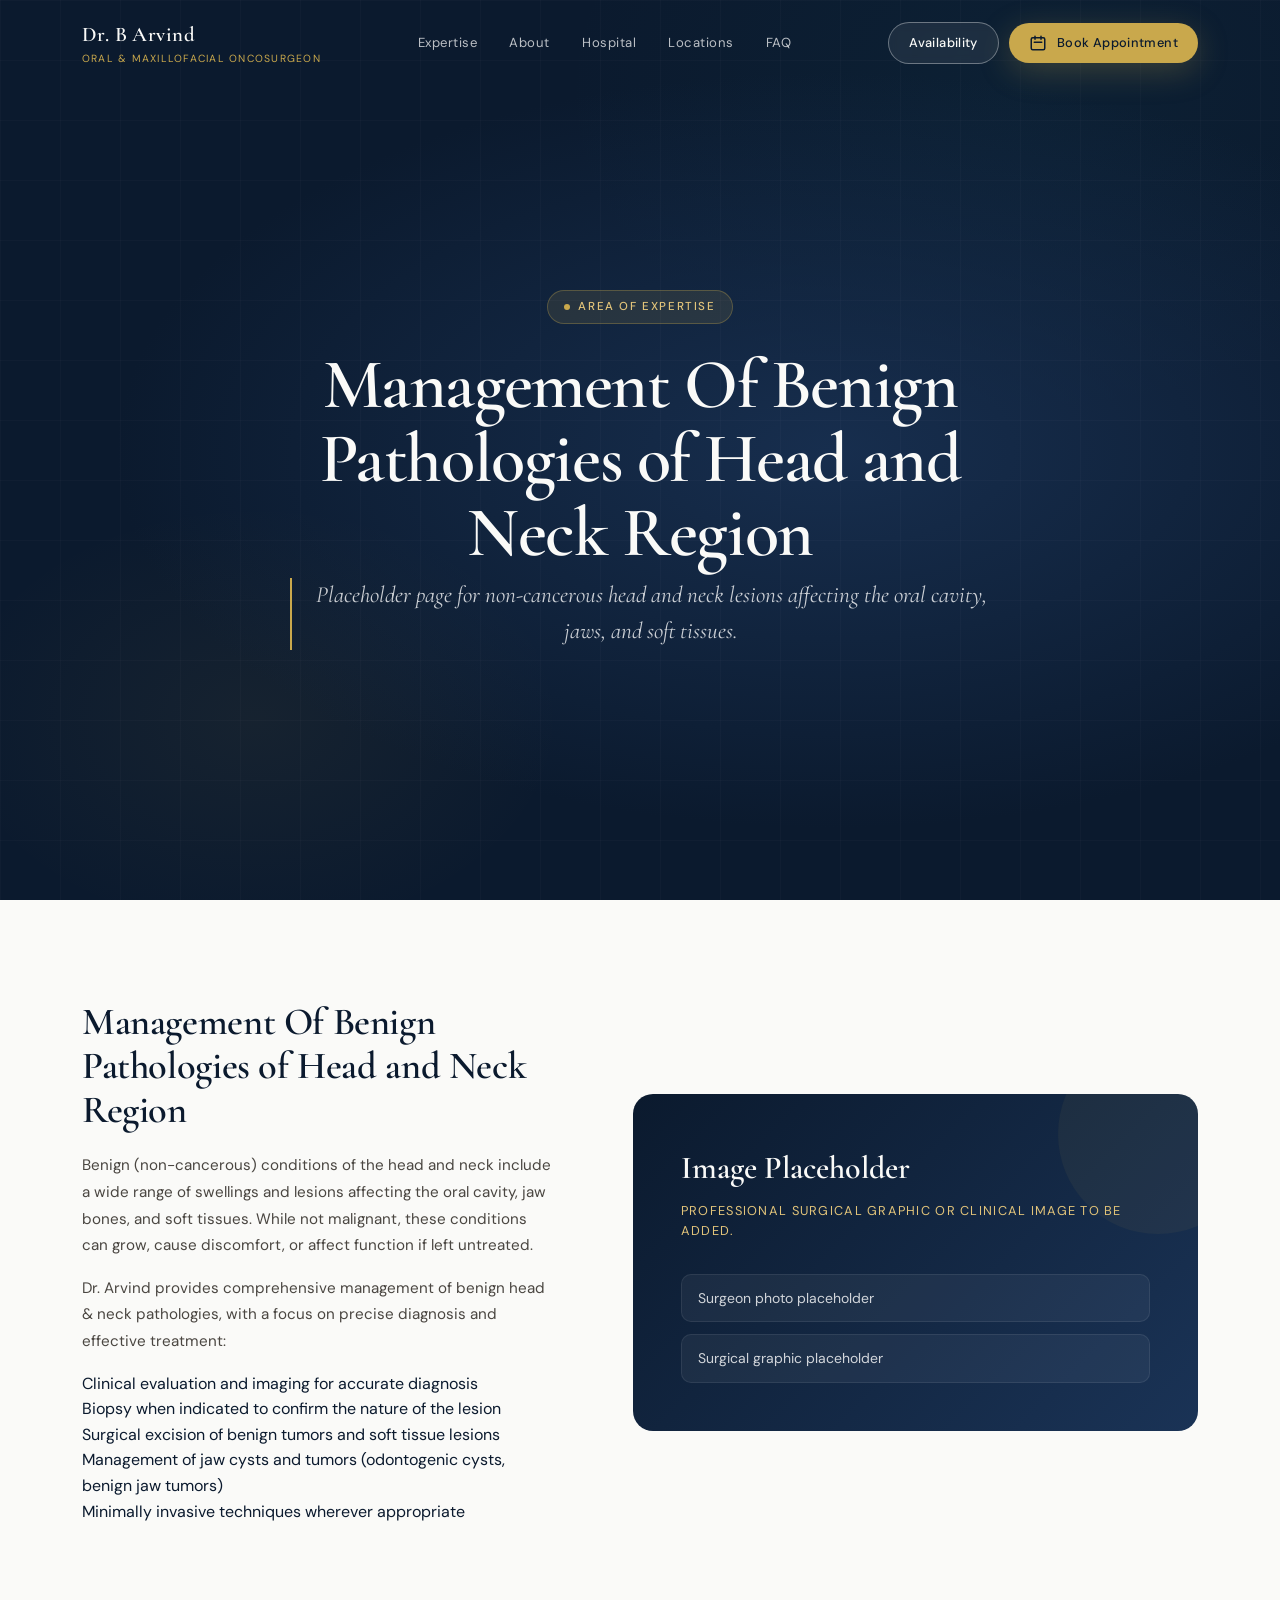
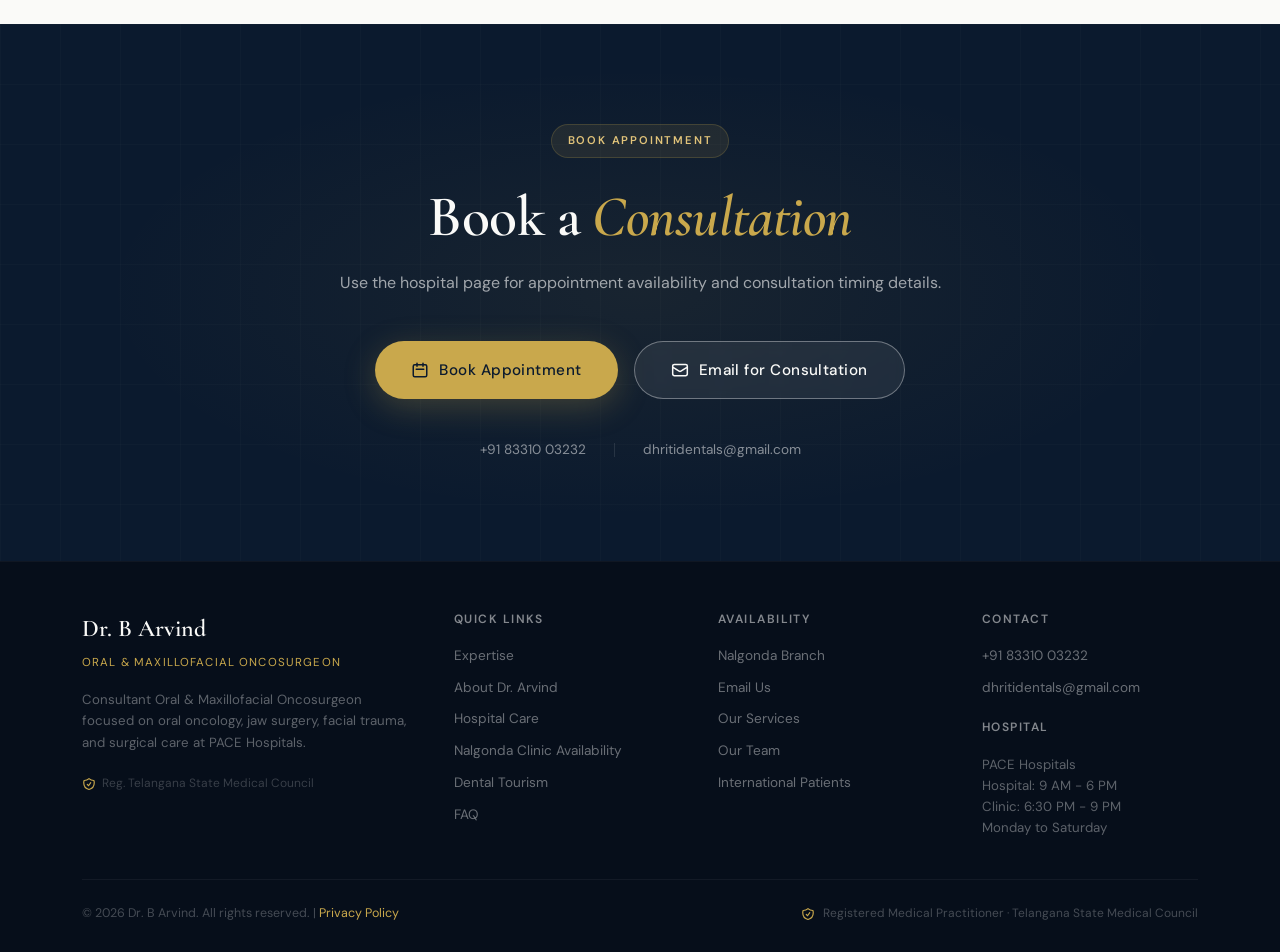
<file: benign-pathologies.html>
<!DOCTYPE html>
<html lang="en">

<head>
  <meta charset="UTF-8" />
  <meta name="viewport" content="width=device-width, initial-scale=1.0" />
  <meta name="description"
    content="Management Of Benign Pathologies of Head and Neck Region information page for Dr. B Arvind. Detailed clinical content will be added later." />
  <meta name="keywords"
    content="oral surgeon hyderabad, maxillofacial surgeon hyderabad, oral cancer surgery, jaw surgery, facial trauma, PACE hospitals" />
  <meta property="og:title" content="Dr. B Arvind | Oral & Maxillofacial Oncosurgeon, Hyderabad" />
  <meta property="og:description"
    content="Management Of Benign Pathologies of Head and Neck Region information page for Dr. B Arvind. Detailed clinical content will be added later." />
  <title>Management Of Benign Pathologies of Head and Neck Region | Dr. B Arvind</title>
  <link rel="stylesheet" href="./assets/css/style.css" />
  <link rel="preconnect" href="https://fonts.googleapis.com" />
  <link rel="preconnect" href="https://fonts.gstatic.com" crossorigin />
</head>

<body>

<!-- ============================================================
     NAVIGATION
============================================================ -->
  <nav id="navbar">
    <div class="container">
      <div class="nav-inner">
        <a href="index.html" class="nav-brand">
          <span class="nav-brand-name">Dr. B Arvind</span>
          <span class="nav-brand-title">Oral & Maxillofacial Oncosurgeon</span>
        </a>

        <div class="nav-links">
          <a href="index.html#expertise">Expertise</a>
          <a href="about.html">About</a>
          <a href="hospital.html">Hospital</a>
          <a href="hospital.html">Locations</a>
          <a href="faqs.html">FAQ</a>
        </div>

        <div class="nav-cta">
          <a href="hospital.html" class="btn btn--outline-white btn--sm">Availability</a>
          <a href="hospital.html" class="btn btn--primary btn--sm">
            <svg xmlns="http://www.w3.org/2000/svg" fill="none" viewBox="0 0 24 24" stroke-width="2"
              stroke="currentColor">
              <path stroke-linecap="round" stroke-linejoin="round"
                d="M8 7V3m8 4V3m-9 8h10M5 21h14a2 2 0 002-2V7a2 2 0 00-2-2H5a2 2 0 00-2 2v12a2 2 0 002 2z" />
            </svg>
            Book Appointment
          </a>
        </div>

        <button class="hamburger" id="hamburger" aria-label="Open menu">
          <span></span><span></span><span></span>
        </button>
      </div>
    </div>
  </nav>

  <!-- Mobile Menu -->
  <div class="mobile-menu-overlay" id="mobileOverlay"></div>
  <div class="mobile-menu" id="mobileMenu">
    <button class="mobile-menu-close" id="mobileClose" aria-label="Close menu">
      <svg xmlns="http://www.w3.org/2000/svg" width="24" height="24" fill="none" viewBox="0 0 24 24" stroke-width="2"
        stroke="currentColor">
        <path stroke-linecap="round" stroke-linejoin="round" d="M6 18L18 6M6 6l12 12" />
      </svg>
    </button>
    <div class="mobile-nav-links">
      <a href="index.html#expertise">Expertise</a>
      <a href="about.html">About</a>
      <a href="hospital.html">Hospital</a>
      <a href="hospital.html">Availability</a>
      <a href="hospital.html">Locations</a>
      <a href="hospital.html">Dental Tourism</a>
      <a href="faqs.html">FAQ</a>
    </div>
    <div class="mobile-cta">
      <a href="hospital.html" class="btn btn--outline-gold">View Availability</a>
      <a href="hospital.html" class="btn btn--primary">Book Appointment</a>
    </div>
  </div>

  <section id="hero">
    <div class="hero-bg-pattern"></div>
    <div class="hero-grid-overlay"></div>
    <div class="container">
      <div class="cta-content fade-up" style="text-align:center; padding-top: 40px;">
        <div class="hero-badge" style="margin: 0 auto 24px; width: fit-content;">
          <span class="hero-badge-dot"></span>
          Area of Expertise
        </div>
        <h1 class="hero-name">Management Of Benign Pathologies of Head and Neck Region</h1>
        <p class="hero-headline" style="margin-left:auto; margin-right:auto;">Placeholder page for non-cancerous head and neck lesions affecting the oral cavity, jaws, and soft tissues.</p>
      </div>
    </div>
  </section>

  <section id="expertise-detail" style="padding: 100px 0; background: var(--white);">
    <div class="container">
      <div class="hospital-layout">
        <div class="hospital-content fade-up">
            <h2 class="section-title section-title--lg" style="color: var(--navy); margin-bottom: 20px;">Management Of Benign Pathologies of Head and Neck Region</h2>

            <p>Benign (non-cancerous) conditions of the head and neck include a wide range of swellings and lesions affecting the oral cavity, jaw bones, and soft tissues. While not malignant, these conditions can grow, cause discomfort, or affect function if left untreated.</p>

            <p>Dr. Arvind provides comprehensive management of benign head & neck pathologies, with a focus on precise diagnosis and effective treatment:</p>

            <ul>
            <li>Clinical evaluation and imaging for accurate diagnosis</li>
            <li>Biopsy when indicated to confirm the nature of the lesion</li>
            <li>Surgical excision of benign tumors and soft tissue lesions</li>
            <li>Management of jaw cysts and tumors (odontogenic cysts, benign jaw tumors)</li>
            <li>Minimally invasive techniques wherever appropriate</li>
            </ul>
        </div>
        <div class="hospital-visual fade-up fade-up-delay-1">
          <div class="hospital-visual-title">Image Placeholder</div>
          <div class="hospital-visual-sub">Professional surgical graphic or clinical image to be added.</div>
          <div class="hospital-procedures">
            <div class="hospital-procedure-item"><span>Surgeon photo placeholder</span></div>
            <div class="hospital-procedure-item"><span>Surgical graphic placeholder</span></div>
          </div>
        </div>
      </div>
    </div>
  </section>

  <section id="final-cta">
    <div class="container">
      <div class="cta-content fade-up">
        <div class="cta-eyebrow">Book Appointment</div>
        <h2 class="cta-title">Book a <em>Consultation</em></h2>
        <p class="cta-subtitle">Use the hospital page for appointment availability and consultation timing details.</p>
        <div class="cta-buttons">
          <a href="hospital.html" class="btn btn--primary" style="padding: 16px 36px; font-size: 0.95rem;"><svg xmlns="http://www.w3.org/2000/svg" fill="none" viewBox="0 0 24 24" stroke-width="2" stroke="currentColor"><path stroke-linecap="round" stroke-linejoin="round" d="M8 7V3m8 4V3m-9 8h10M5 21h14a2 2 0 002-2V7a2 2 0 00-2-2H5a2 2 0 00-2 2v12a2 2 0 002 2z" /></svg> Book Appointment</a>
          <a href="mailto:dhritidentals@gmail.com" class="btn btn--outline-white" style="padding: 16px 36px; font-size: 0.95rem;"><svg xmlns="http://www.w3.org/2000/svg" fill="none" viewBox="0 0 24 24" stroke-width="2" stroke="currentColor"><path stroke-linecap="round" stroke-linejoin="round" d="M21.75 6.75v10.5a2.25 2.25 0 01-2.25 2.25h-15a2.25 2.25 0 01-2.25-2.25V6.75m19.5 0A2.25 2.25 0 0019.5 4.5h-15a2.25 2.25 0 00-2.25 2.25m19.5 0v.243a2.25 2.25 0 01-1.07 1.916l-7.5 4.615a2.25 2.25 0 01-2.36 0L3.32 8.91a2.25 2.25 0 01-1.07-1.916V6.75" /></svg> Email for Consultation</a>
        </div>
        <div class="cta-contact-row">
          <a href="tel:+918331003232" class="cta-contact-item">+91 83310 03232</a>
          <span style="width:1px;height:14px;background:rgba(255,255,255,0.1);"></span>
          <a href="mailto:dhritidentals@gmail.com" class="cta-contact-item">dhritidentals@gmail.com</a>
        </div>
      </div>
    </div>
  </section>

  <!-- ============================================================
     FOOTER
============================================================ -->
  <footer>
    <div class="container">
      <div class="footer-grid">
        <div>
          <div class="footer-brand-name">Dr. B Arvind</div>
          <div class="footer-brand-title">Oral & Maxillofacial Oncosurgeon</div>
          <p class="footer-brand-desc">Consultant Oral & Maxillofacial Oncosurgeon focused on oral oncology, jaw surgery, facial trauma, and surgical care at PACE Hospitals.</p>
          <div style="font-size: 0.75rem; color: rgba(255,255,255,0.2); display:flex; align-items:center; gap:6px;">
            <svg xmlns="http://www.w3.org/2000/svg" fill="none" viewBox="0 0 24 24" stroke-width="2"
              stroke="currentColor" style="width:14px;height:14px;color:var(--gold);flex-shrink:0;">
              <path stroke-linecap="round" stroke-linejoin="round"
                d="M9 12.75L11.25 15 15 9.75m-3-7.036A11.959 11.959 0 013.598 6 11.99 11.99 0 003 9.749c0 5.592 3.824 10.29 9 11.623 5.176-1.332 9-6.03 9-11.622 0-1.31-.21-2.571-.598-3.751h-.152c-3.196 0-6.1-1.248-8.25-3.285z" />
            </svg>
            Reg. Telangana State Medical Council
          </div>
        </div>

        <div>
          <div class="footer-col-title">Quick Links</div>
          <div class="footer-links">
            <a href="index.html#expertise">Expertise</a>
            <a href="about.html">About Dr. Arvind</a>
            <a href="hospital.html">Hospital Care</a>
            <a href="hospital.html">Nalgonda Clinic Availability</a>
            <a href="hospital.html">Dental Tourism</a>
            <a href="faqs.html">FAQ</a>
          </div>
        </div>

        <div>
          <div class="footer-col-title">Availability</div>
          <div class="footer-links">
            <a href="tel:+918331003232">Nalgonda Branch</a>
            <a href="mailto:dhritidentals@gmail.com">Email Us</a>
            <a href="hospital.html">Our Services</a>
            <a href="hospital.html">Our Team</a>
            <a href="hospital.html">International Patients</a>
          </div>
        </div>

        <div>
          <div class="footer-col-title">Contact</div>
          <div class="footer-links">
            <a href="tel:+918331003232">+91 83310 03232</a>
            <a href="mailto:dhritidentals@gmail.com">dhritidentals@gmail.com</a>
          </div>
          <div style="margin-top: 20px;">
            <div class="footer-col-title">Hospital</div>
            <div style="font-size:0.83rem; color: rgba(255,255,255,0.35); margin-top: 8px; line-height:1.6;">
              PACE Hospitals<br />Hospital: 9 AM - 6 PM<br />Clinic: 6:30 PM - 9 PM<br />Monday to Saturday
            </div>
          </div>
        </div>
      </div>

      <div class="footer-bottom">
        <p>&copy; 2026 Dr. B Arvind. All rights reserved. | <a href="#">Privacy Policy</a></p>
        <div class="footer-reg">
          <svg xmlns="http://www.w3.org/2000/svg" fill="none" viewBox="0 0 24 24" stroke-width="2"
            stroke="currentColor">
            <path stroke-linecap="round" stroke-linejoin="round"
              d="M9 12.75L11.25 15 15 9.75m-3-7.036A11.959 11.959 0 013.598 6 11.99 11.99 0 003 9.749c0 5.592 3.824 10.29 9 11.623 5.176-1.332 9-6.03 9-11.622 0-1.31-.21-2.571-.598-3.751h-.152c-3.196 0-6.1-1.248-8.25-3.285z" />
          </svg>
          Registered Medical Practitioner · Telangana State Medical Council
        </div>
      </div>
    </div>
  </footer>



  <script src="assets/js/main.js"></script>
</body>

</html>
</file>
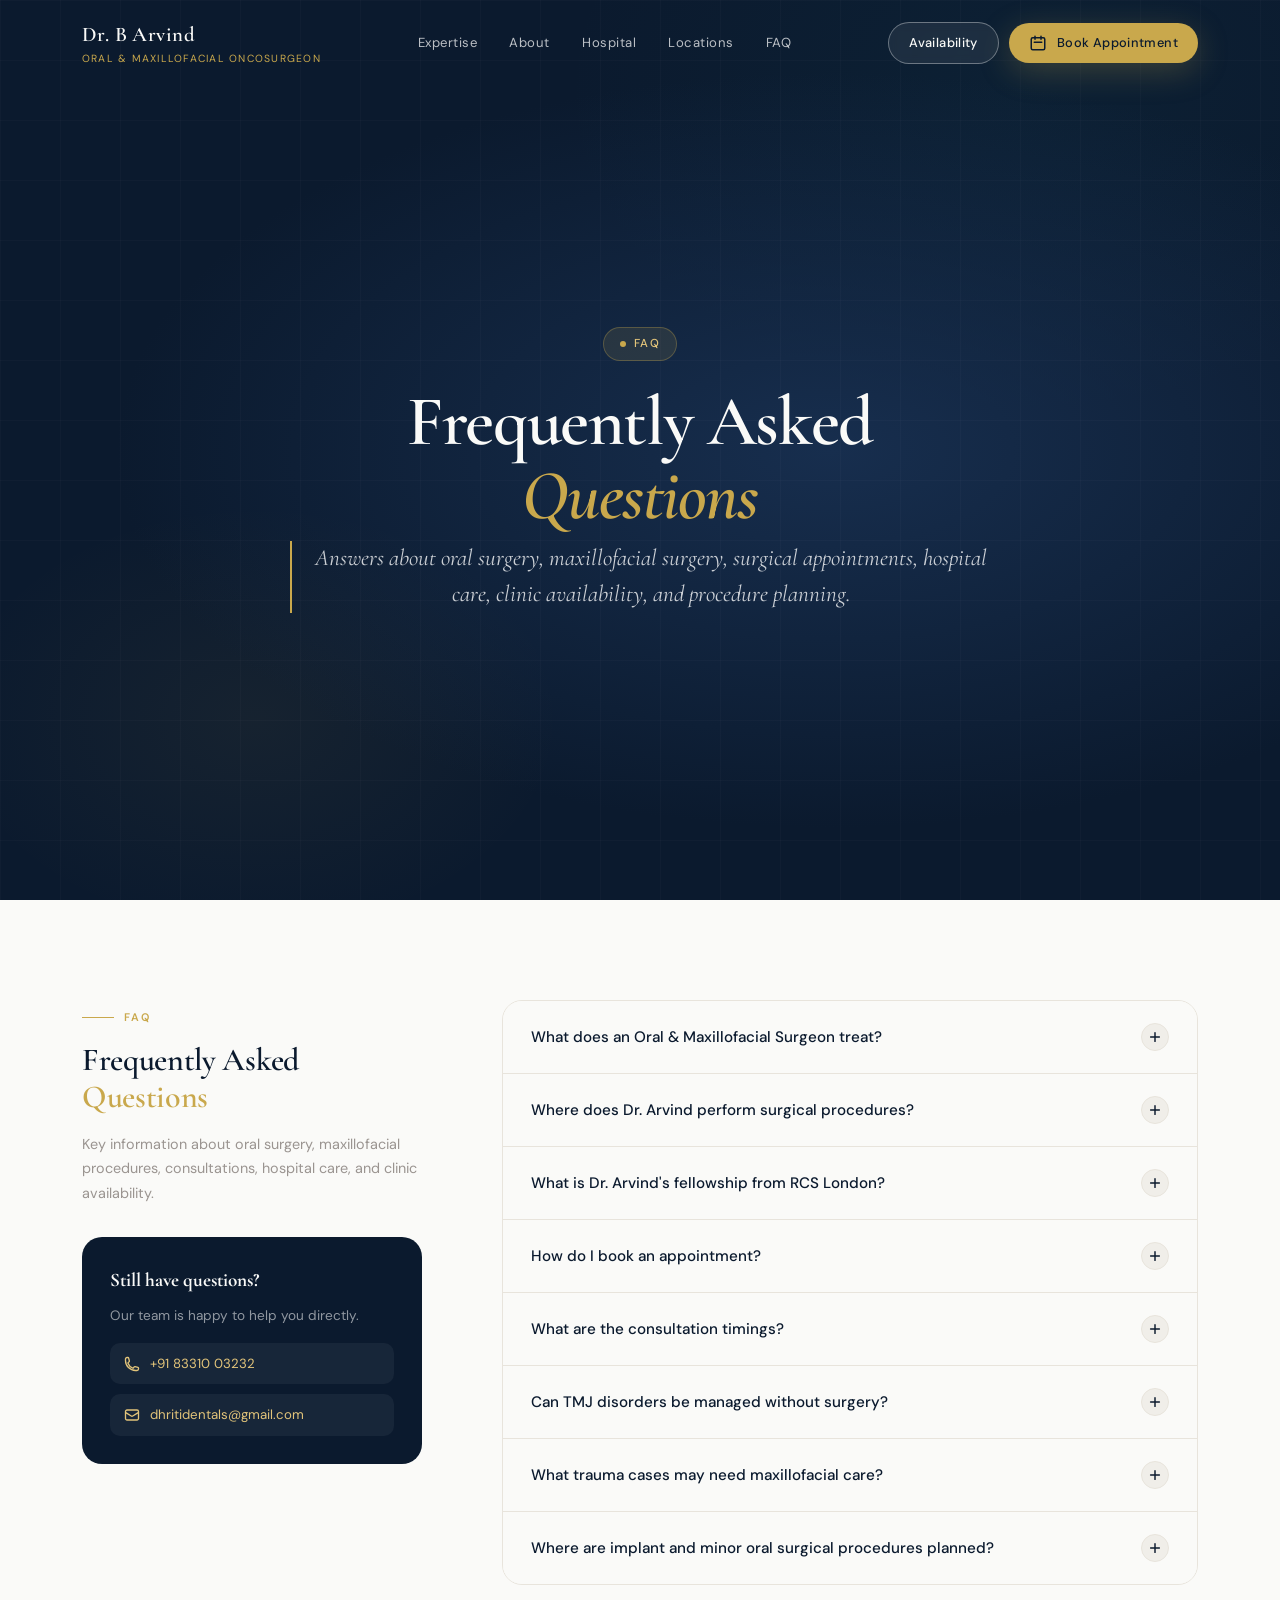
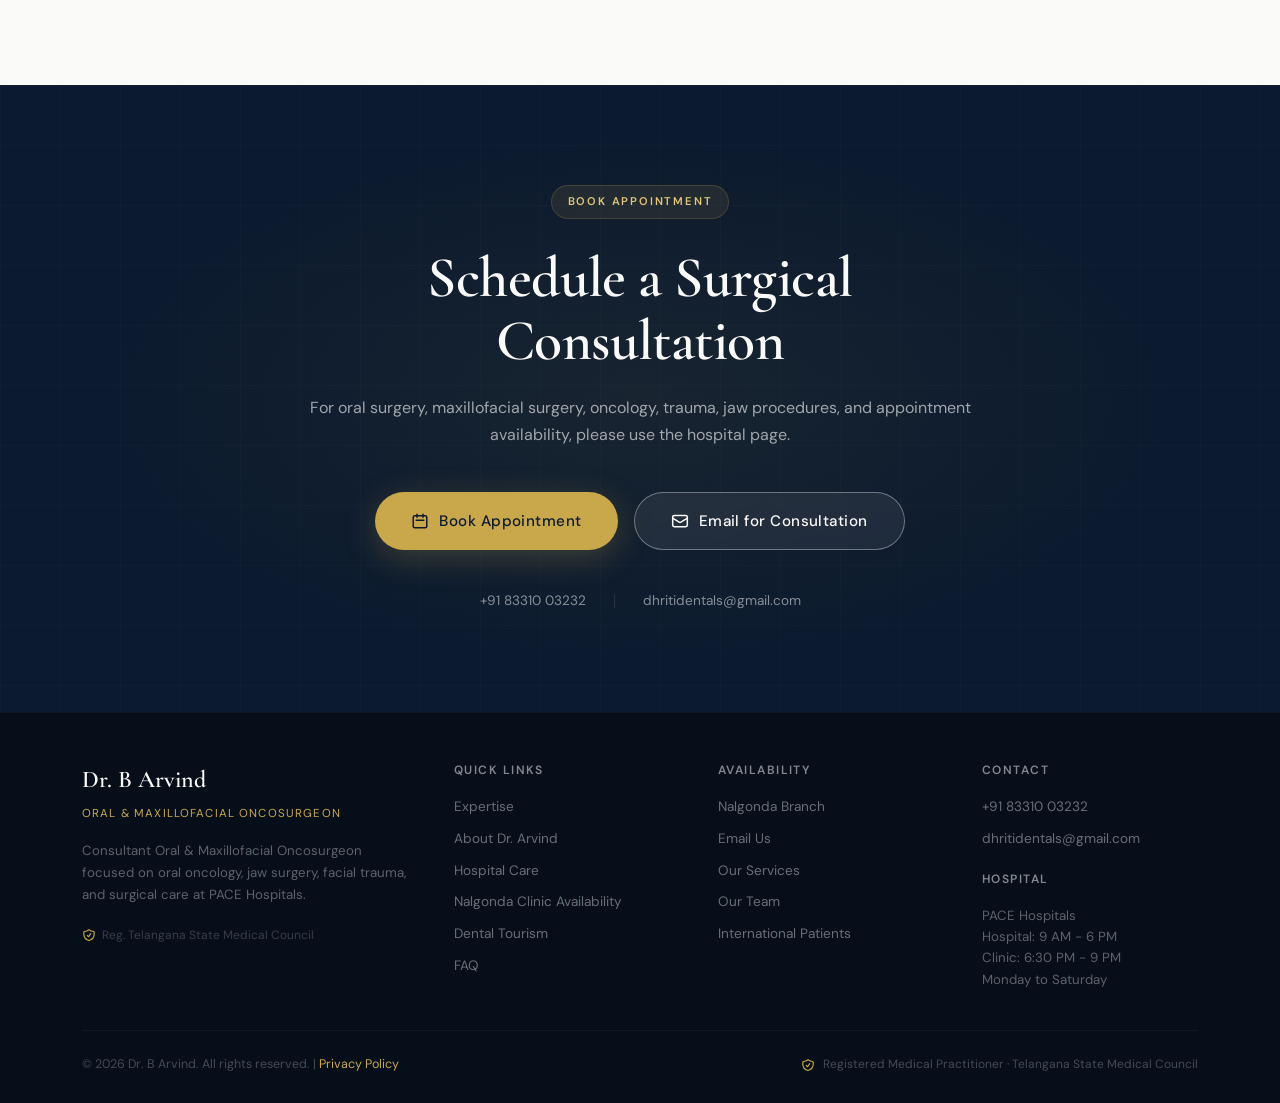
<file: faqs.html>
<!DOCTYPE html>
<html lang="en">

<head>
  <meta charset="UTF-8" />
  <meta name="viewport" content="width=device-width, initial-scale=1.0" />
  <meta name="description"
    content="Frequently asked questions about oral surgery, maxillofacial surgery, appointments, and hospital-based surgical care." />
  <meta name="keywords"
    content="oral surgeon hyderabad, maxillofacial surgeon hyderabad, oral cancer surgery, jaw surgery, facial trauma, PACE hospitals" />
  <meta property="og:title" content="Dr. B Arvind | Oral & Maxillofacial Oncosurgeon, Hyderabad" />
  <meta property="og:description"
    content="Frequently asked questions about oral surgery, maxillofacial surgery, appointments, and hospital-based surgical care." />
  <title>FAQs | Dr. B Arvind</title>
  <link rel="stylesheet" href="./assets/css/style.css" />
  <link rel="preconnect" href="https://fonts.googleapis.com" />
  <link rel="preconnect" href="https://fonts.gstatic.com" crossorigin />
</head>

<body>

<!-- ============================================================
     NAVIGATION
============================================================ -->
  <nav id="navbar">
    <div class="container">
      <div class="nav-inner">
        <a href="index.html" class="nav-brand">
          <span class="nav-brand-name">Dr. B Arvind</span>
          <span class="nav-brand-title">Oral & Maxillofacial Oncosurgeon</span>
        </a>

        <div class="nav-links">
          <a href="index.html#expertise">Expertise</a>
          <a href="about.html">About</a>
          <a href="hospital.html">Hospital</a>
          <a href="hospital.html">Locations</a>
          <a href="faqs.html">FAQ</a>
        </div>

        <div class="nav-cta">
          <a href="hospital.html" class="btn btn--outline-white btn--sm">Availability</a>
          <a href="hospital.html" class="btn btn--primary btn--sm">
            <svg xmlns="http://www.w3.org/2000/svg" fill="none" viewBox="0 0 24 24" stroke-width="2"
              stroke="currentColor">
              <path stroke-linecap="round" stroke-linejoin="round"
                d="M8 7V3m8 4V3m-9 8h10M5 21h14a2 2 0 002-2V7a2 2 0 00-2-2H5a2 2 0 00-2 2v12a2 2 0 002 2z" />
            </svg>
            Book Appointment
          </a>
        </div>

        <button class="hamburger" id="hamburger" aria-label="Open menu">
          <span></span><span></span><span></span>
        </button>
      </div>
    </div>
  </nav>

  <!-- Mobile Menu -->
  <div class="mobile-menu-overlay" id="mobileOverlay"></div>
  <div class="mobile-menu" id="mobileMenu">
    <button class="mobile-menu-close" id="mobileClose" aria-label="Close menu">
      <svg xmlns="http://www.w3.org/2000/svg" width="24" height="24" fill="none" viewBox="0 0 24 24" stroke-width="2"
        stroke="currentColor">
        <path stroke-linecap="round" stroke-linejoin="round" d="M6 18L18 6M6 6l12 12" />
      </svg>
    </button>
    <div class="mobile-nav-links">
      <a href="index.html#expertise">Expertise</a>
      <a href="about.html">About</a>
      <a href="hospital.html">Hospital</a>
      <a href="hospital.html">Availability</a>
      <a href="hospital.html">Locations</a>
      <a href="hospital.html">Dental Tourism</a>
      <a href="faqs.html">FAQ</a>
    </div>
    <div class="mobile-cta">
      <a href="hospital.html" class="btn btn--outline-gold">View Availability</a>
      <a href="hospital.html" class="btn btn--primary">Book Appointment</a>
    </div>
  </div>

  <section id="hero">
    <div class="hero-bg-pattern"></div>
    <div class="hero-grid-overlay"></div>
    <div class="container">
      <div class="cta-content fade-up" style="text-align:center; padding-top: 40px;">
        <div class="hero-badge" style="margin: 0 auto 24px; width: fit-content;">
          <span class="hero-badge-dot"></span>
          FAQ
        </div>
        <h1 class="hero-name">Frequently Asked <span>Questions</span></h1>
        <p class="hero-headline" style="margin-left:auto; margin-right:auto;">Answers about oral surgery, maxillofacial surgery, surgical appointments, hospital care, clinic availability, and procedure planning.</p>
      </div>
    </div>
  </section>

<section id="faq">
    <div class="container">
      <div class="faq-layout">

        <div class="faq-sidebar fade-up">
          <span class="section-label">FAQ</span>
          <h2 class="section-title section-title--md">Frequently Asked <span
              style="color: var(--gold);">Questions</span></h2>
          <p>Key information about oral surgery, maxillofacial procedures, consultations, hospital care, and clinic availability.</p>

          <div class="faq-contact-box">
            <h4>Still have questions?</h4>
            <p>Our team is happy to help you directly.</p>
            <div class="faq-contact-links">
              <a href="tel:+918331003232" class="faq-contact-link">
                <svg xmlns="http://www.w3.org/2000/svg" fill="none" viewBox="0 0 24 24" stroke-width="2"
                  stroke="currentColor">
                  <path stroke-linecap="round" stroke-linejoin="round"
                    d="M2.25 6.75c0 8.284 6.716 15 15 15h2.25a2.25 2.25 0 002.25-2.25v-1.372c0-.516-.351-.966-.852-1.091l-4.423-1.106c-.44-.11-.902.055-1.173.417l-.97 1.293c-.282.376-.769.542-1.21.38a12.035 12.035 0 01-7.143-7.143c-.162-.441.004-.928.38-1.21l1.293-.97c.363-.271.527-.734.417-1.173L6.963 3.102a1.125 1.125 0 00-1.091-.852H4.5A2.25 2.25 0 002.25 4.5v2.25z" />
                </svg>
                +91 83310 03232
              </a>
              <a href="mailto:dhritidentals@gmail.com" class="faq-contact-link">
                <svg xmlns="http://www.w3.org/2000/svg" fill="none" viewBox="0 0 24 24" stroke-width="2"
                  stroke="currentColor">
                  <path stroke-linecap="round" stroke-linejoin="round"
                    d="M21.75 6.75v10.5a2.25 2.25 0 01-2.25 2.25h-15a2.25 2.25 0 01-2.25-2.25V6.75m19.5 0A2.25 2.25 0 0019.5 4.5h-15a2.25 2.25 0 00-2.25 2.25m19.5 0v.243a2.25 2.25 0 01-1.07 1.916l-7.5 4.615a2.25 2.25 0 01-2.36 0L3.32 8.91a2.25 2.25 0 01-1.07-1.916V6.75" />
                </svg>
                dhritidentals@gmail.com
              </a>
            </div>
          </div>
        </div>

        <div class="faq-accordion fade-up fade-up-delay-1">

          <!-- Doctor FAQs -->
          <div class="faq-item">
            <button class="faq-question">
              <span class="faq-question-text">What does an Oral & Maxillofacial Surgeon treat?</span>
              <span class="faq-toggle"><svg xmlns="http://www.w3.org/2000/svg" fill="none" viewBox="0 0 24 24"
                  stroke-width="2.5" stroke="currentColor">
                  <path stroke-linecap="round" stroke-linejoin="round" d="M12 4.5v15m7.5-7.5h-15" />
                </svg></span>
            </button>
            <div class="faq-answer">
              <div class="faq-answer-inner">An Oral & Maxillofacial Surgeon specialises in surgery of the mouth, jaws,
                face, and neck. This includes cancer surgeries (oral, head & neck), jaw correction surgeries, facial
                trauma repair, TMJ disorders, salivary gland diseases, impacted wisdom teeth, and complex implant cases.
                Dr. Arvind additionally specialises in head & neck oncology — treatment of cancers in the oral cavity,
                throat, and surrounding structures, including condylar fractures in maxillofacial trauma.</div>
            </div>
          </div>

          <div class="faq-item">
            <button class="faq-question">
              <span class="faq-question-text">Where does Dr. Arvind perform surgical procedures?</span>
              <span class="faq-toggle"><svg xmlns="http://www.w3.org/2000/svg" fill="none" viewBox="0 0 24 24"
                  stroke-width="2.5" stroke="currentColor">
                  <path stroke-linecap="round" stroke-linejoin="round" d="M12 4.5v15m7.5-7.5h-15" />
                </svg></span>
            </button>
            <div class="faq-answer">
              <div class="faq-answer-inner">Complex surgical procedures — including cancer resections, neck dissections,
                orthognathic surgery, and major reconstruction — are performed at PACE Hospitals, Hyderabad. Clinic availability is at the Nalgonda branch from 6:30 PM to 9 PM, Monday to Saturday.</div>
            </div>
          </div>

          <div class="faq-item">
            <button class="faq-question">
              <span class="faq-question-text">What is Dr. Arvind's fellowship from RCS London?</span>
              <span class="faq-toggle"><svg xmlns="http://www.w3.org/2000/svg" fill="none" viewBox="0 0 24 24"
                  stroke-width="2.5" stroke="currentColor">
                  <path stroke-linecap="round" stroke-linejoin="round" d="M12 4.5v15m7.5-7.5h-15" />
                </svg></span>
            </button>
            <div class="faq-answer">
              <div class="faq-answer-inner">Dr. Arvind completed a Clinical Surgical Fellowship at the Royal College of Surgeons, London credential. This recognises advanced surgical learning and professional development without implying physical study or training in London.</div>
            </div>
          </div>

          <!-- Appointment FAQs -->
          <div class="faq-item">
            <button class="faq-question">
              <span class="faq-question-text">How do I book an appointment?</span>
              <span class="faq-toggle"><svg xmlns="http://www.w3.org/2000/svg" fill="none" viewBox="0 0 24 24"
                  stroke-width="2.5" stroke="currentColor">
                  <path stroke-linecap="round" stroke-linejoin="round" d="M12 4.5v15m7.5-7.5h-15" />
                </svg></span>
            </button>
            <div class="faq-answer">
              <div class="faq-answer-inner">Please use the hospital page or call +91 83310 03232 for appointment availability. Hospital consultations are scheduled from 9 AM to 6 PM, Monday to Saturday. Clinic consultations are available at the Nalgonda branch from 6:30 PM to 9 PM, Monday to Saturday.</div>
            </div>
          </div>

          <div class="faq-item">
            <button class="faq-question">
              <span class="faq-question-text">What are the consultation timings?</span>
              <span class="faq-toggle"><svg xmlns="http://www.w3.org/2000/svg" fill="none" viewBox="0 0 24 24"
                  stroke-width="2.5" stroke="currentColor">
                  <path stroke-linecap="round" stroke-linejoin="round" d="M12 4.5v15m7.5-7.5h-15" />
                </svg></span>
            </button>
            <div class="faq-answer">
              <div class="faq-answer-inner"><strong>Hospital:</strong> Monday to Saturday, 9 AM - 6 PM.<br /><br /><strong>Clinic:</strong> Monday to Saturday, 6:30 PM - 9 PM at the Nalgonda branch.</div>
            </div>
          </div>

          <!-- Services FAQs -->
          <div class="faq-item">
            <button class="faq-question">
              <span class="faq-question-text">Can TMJ disorders be managed without surgery?</span>
              <span class="faq-toggle"><svg xmlns="http://www.w3.org/2000/svg" fill="none" viewBox="0 0 24 24" stroke-width="2.5" stroke="currentColor">
                  <path stroke-linecap="round" stroke-linejoin="round" d="M12 4.5v15m7.5-7.5h-15" />
                </svg></span>
            </button>
            <div class="faq-answer">
              <div class="faq-answer-inner">Many TMJ disorders are first managed conservatively. Surgical options are considered when symptoms, function, imaging, and diagnosis indicate that a procedure is appropriate.</div>
            </div>
          </div>

          <div class="faq-item">
            <button class="faq-question">
              <span class="faq-question-text">What trauma cases may need maxillofacial care?</span>
              <span class="faq-toggle"><svg xmlns="http://www.w3.org/2000/svg" fill="none" viewBox="0 0 24 24" stroke-width="2.5" stroke="currentColor">
                  <path stroke-linecap="round" stroke-linejoin="round" d="M12 4.5v15m7.5-7.5h-15" />
                </svg></span>
            </button>
            <div class="faq-answer">
              <div class="faq-answer-inner">Facial fractures, jaw injuries, tooth and soft tissue injuries, and condylar fractures in maxillofacial trauma may require specialist evaluation and timely treatment planning.</div>
            </div>
          </div>

          <div class="faq-item">
            <button class="faq-question">
              <span class="faq-question-text">Where are implant and minor oral surgical procedures planned?</span>
              <span class="faq-toggle"><svg xmlns="http://www.w3.org/2000/svg" fill="none" viewBox="0 0 24 24"
                  stroke-width="2.5" stroke="currentColor">
                  <path stroke-linecap="round" stroke-linejoin="round" d="M12 4.5v15m7.5-7.5h-15" />
                </svg></span>
            </button>
            <div class="faq-answer">
              <div class="faq-answer-inner">Implant dentistry and minor oral surgical procedures are planned after consultation. The appropriate clinic or hospital setting is advised based on complexity, medical history, and surgical requirements.
              </div>
            </div>
          </div>

        </div>
      </div>
    </div>
  </section>

  <section id="final-cta">
    <div class="container">
      <div class="cta-content fade-up">
        <div class="cta-eyebrow">Book Appointment</div>
        <h2 class="cta-title">Schedule a Surgical Consultation</h2>
        <p class="cta-subtitle">For oral surgery, maxillofacial surgery, oncology, trauma, jaw procedures, and appointment availability, please use the hospital page.</p>
        <div class="cta-buttons">
          <a href="hospital.html" class="btn btn--primary" style="padding: 16px 36px; font-size: 0.95rem;"><svg xmlns="http://www.w3.org/2000/svg" fill="none" viewBox="0 0 24 24" stroke-width="2" stroke="currentColor"><path stroke-linecap="round" stroke-linejoin="round" d="M8 7V3m8 4V3m-9 8h10M5 21h14a2 2 0 002-2V7a2 2 0 00-2-2H5a2 2 0 00-2 2v12a2 2 0 002 2z" /></svg> Book Appointment</a>
          <a href="mailto:dhritidentals@gmail.com" class="btn btn--outline-white" style="padding: 16px 36px; font-size: 0.95rem;"><svg xmlns="http://www.w3.org/2000/svg" fill="none" viewBox="0 0 24 24" stroke-width="2" stroke="currentColor"><path stroke-linecap="round" stroke-linejoin="round" d="M21.75 6.75v10.5a2.25 2.25 0 01-2.25 2.25h-15a2.25 2.25 0 01-2.25-2.25V6.75m19.5 0A2.25 2.25 0 0019.5 4.5h-15a2.25 2.25 0 00-2.25 2.25m19.5 0v.243a2.25 2.25 0 01-1.07 1.916l-7.5 4.615a2.25 2.25 0 01-2.36 0L3.32 8.91a2.25 2.25 0 01-1.07-1.916V6.75" /></svg> Email for Consultation</a>
        </div>
        <div class="cta-contact-row">
          <a href="tel:+918331003232" class="cta-contact-item">+91 83310 03232</a>
          <span style="width:1px;height:14px;background:rgba(255,255,255,0.1);"></span>
          <a href="mailto:dhritidentals@gmail.com" class="cta-contact-item">dhritidentals@gmail.com</a>
        </div>
      </div>
    </div>
  </section>

  <!-- ============================================================
     FOOTER
============================================================ -->
  <footer>
    <div class="container">
      <div class="footer-grid">
        <div>
          <div class="footer-brand-name">Dr. B Arvind</div>
          <div class="footer-brand-title">Oral & Maxillofacial Oncosurgeon</div>
          <p class="footer-brand-desc">Consultant Oral & Maxillofacial Oncosurgeon focused on oral oncology, jaw surgery, facial trauma, and surgical care at PACE Hospitals.</p>
          <div style="font-size: 0.75rem; color: rgba(255,255,255,0.2); display:flex; align-items:center; gap:6px;">
            <svg xmlns="http://www.w3.org/2000/svg" fill="none" viewBox="0 0 24 24" stroke-width="2"
              stroke="currentColor" style="width:14px;height:14px;color:var(--gold);flex-shrink:0;">
              <path stroke-linecap="round" stroke-linejoin="round"
                d="M9 12.75L11.25 15 15 9.75m-3-7.036A11.959 11.959 0 013.598 6 11.99 11.99 0 003 9.749c0 5.592 3.824 10.29 9 11.623 5.176-1.332 9-6.03 9-11.622 0-1.31-.21-2.571-.598-3.751h-.152c-3.196 0-6.1-1.248-8.25-3.285z" />
            </svg>
            Reg. Telangana State Medical Council
          </div>
        </div>

        <div>
          <div class="footer-col-title">Quick Links</div>
          <div class="footer-links">
            <a href="index.html#expertise">Expertise</a>
            <a href="about.html">About Dr. Arvind</a>
            <a href="hospital.html">Hospital Care</a>
            <a href="hospital.html">Nalgonda Clinic Availability</a>
            <a href="hospital.html">Dental Tourism</a>
            <a href="faqs.html">FAQ</a>
          </div>
        </div>

        <div>
          <div class="footer-col-title">Availability</div>
          <div class="footer-links">
            <a href="tel:+918331003232">Nalgonda Branch</a>
            <a href="mailto:dhritidentals@gmail.com">Email Us</a>
            <a href="hospital.html">Our Services</a>
            <a href="hospital.html">Our Team</a>
            <a href="hospital.html">International Patients</a>
          </div>
        </div>

        <div>
          <div class="footer-col-title">Contact</div>
          <div class="footer-links">
            <a href="tel:+918331003232">+91 83310 03232</a>
            <a href="mailto:dhritidentals@gmail.com">dhritidentals@gmail.com</a>
          </div>
          <div style="margin-top: 20px;">
            <div class="footer-col-title">Hospital</div>
            <div style="font-size:0.83rem; color: rgba(255,255,255,0.35); margin-top: 8px; line-height:1.6;">
              PACE Hospitals<br />Hospital: 9 AM - 6 PM<br />Clinic: 6:30 PM - 9 PM<br />Monday to Saturday
            </div>
          </div>
        </div>
      </div>

      <div class="footer-bottom">
        <p>&copy; 2026 Dr. B Arvind. All rights reserved. | <a href="#">Privacy Policy</a></p>
        <div class="footer-reg">
          <svg xmlns="http://www.w3.org/2000/svg" fill="none" viewBox="0 0 24 24" stroke-width="2"
            stroke="currentColor">
            <path stroke-linecap="round" stroke-linejoin="round"
              d="M9 12.75L11.25 15 15 9.75m-3-7.036A11.959 11.959 0 013.598 6 11.99 11.99 0 003 9.749c0 5.592 3.824 10.29 9 11.623 5.176-1.332 9-6.03 9-11.622 0-1.31-.21-2.571-.598-3.751h-.152c-3.196 0-6.1-1.248-8.25-3.285z" />
          </svg>
          Registered Medical Practitioner · Telangana State Medical Council
        </div>
      </div>
    </div>
  </footer>



  <script src="assets/js/main.js"></script>
</body>

</html>
</file>
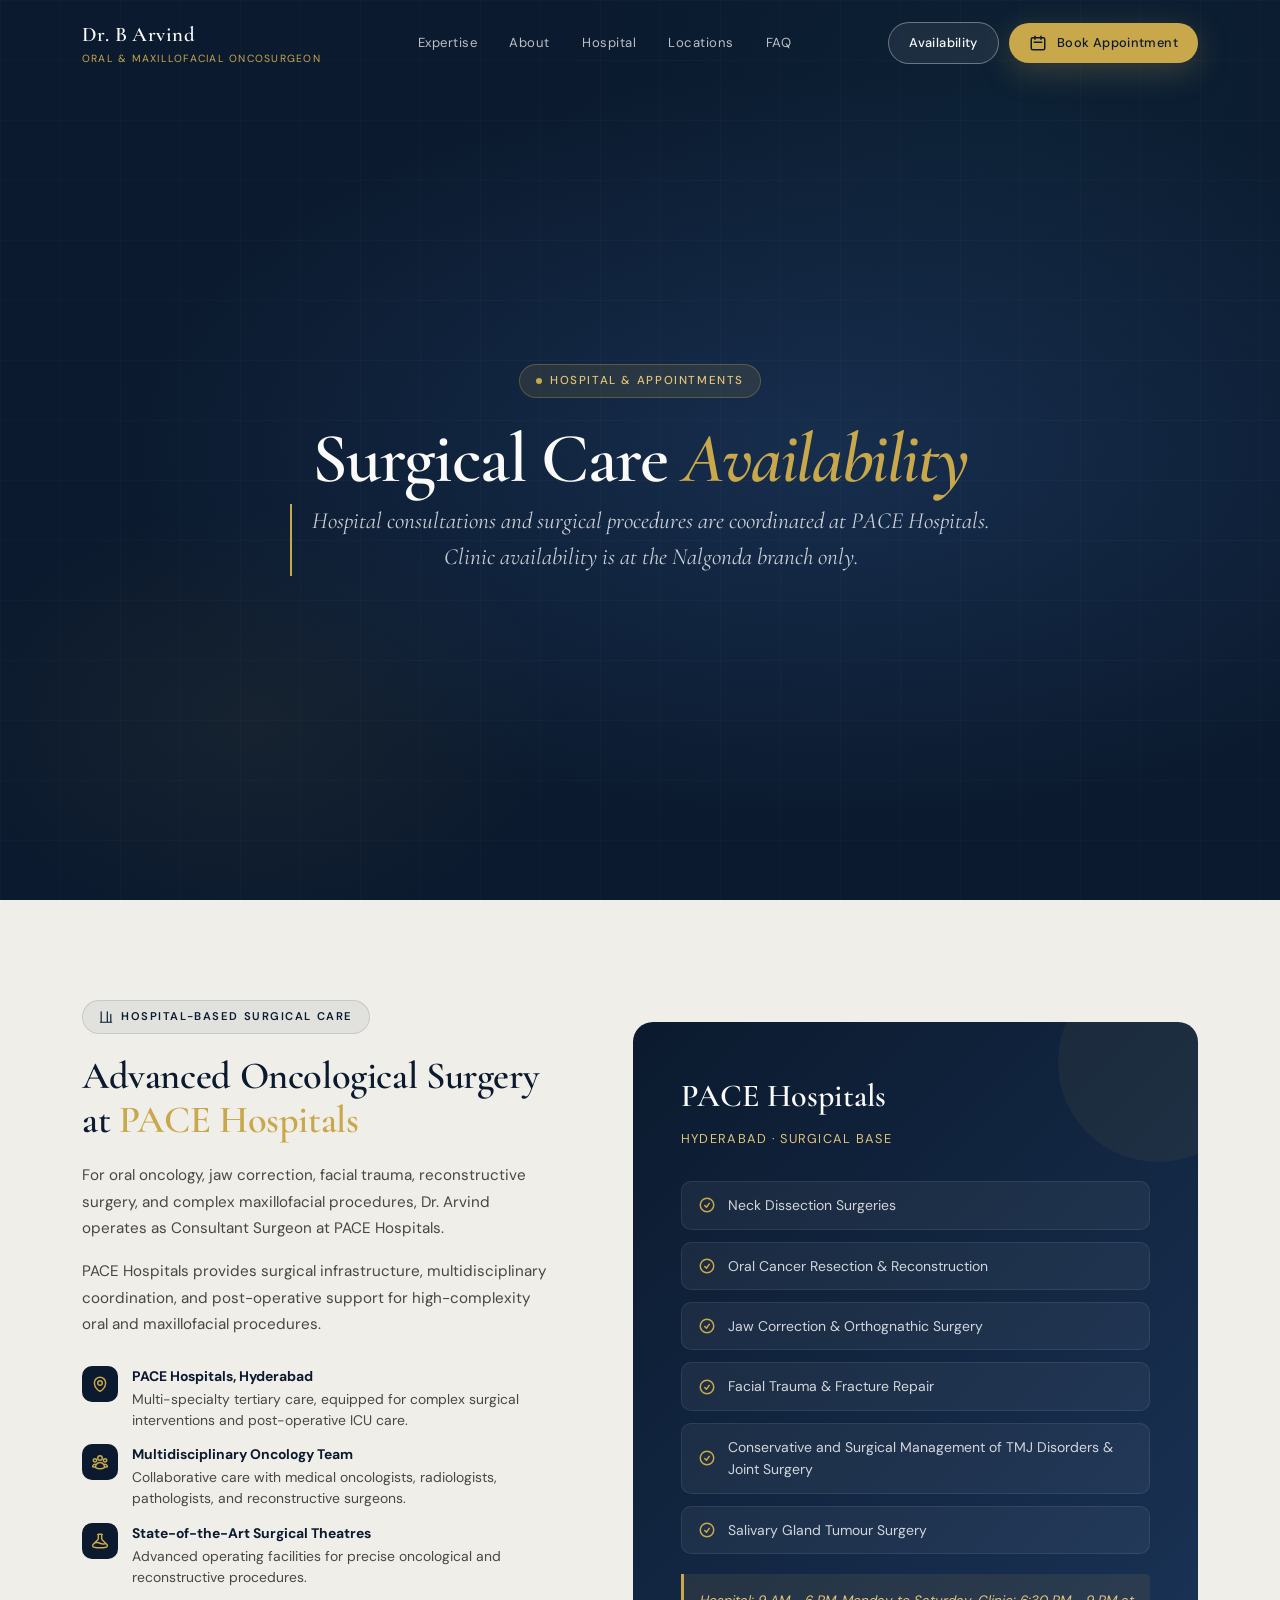
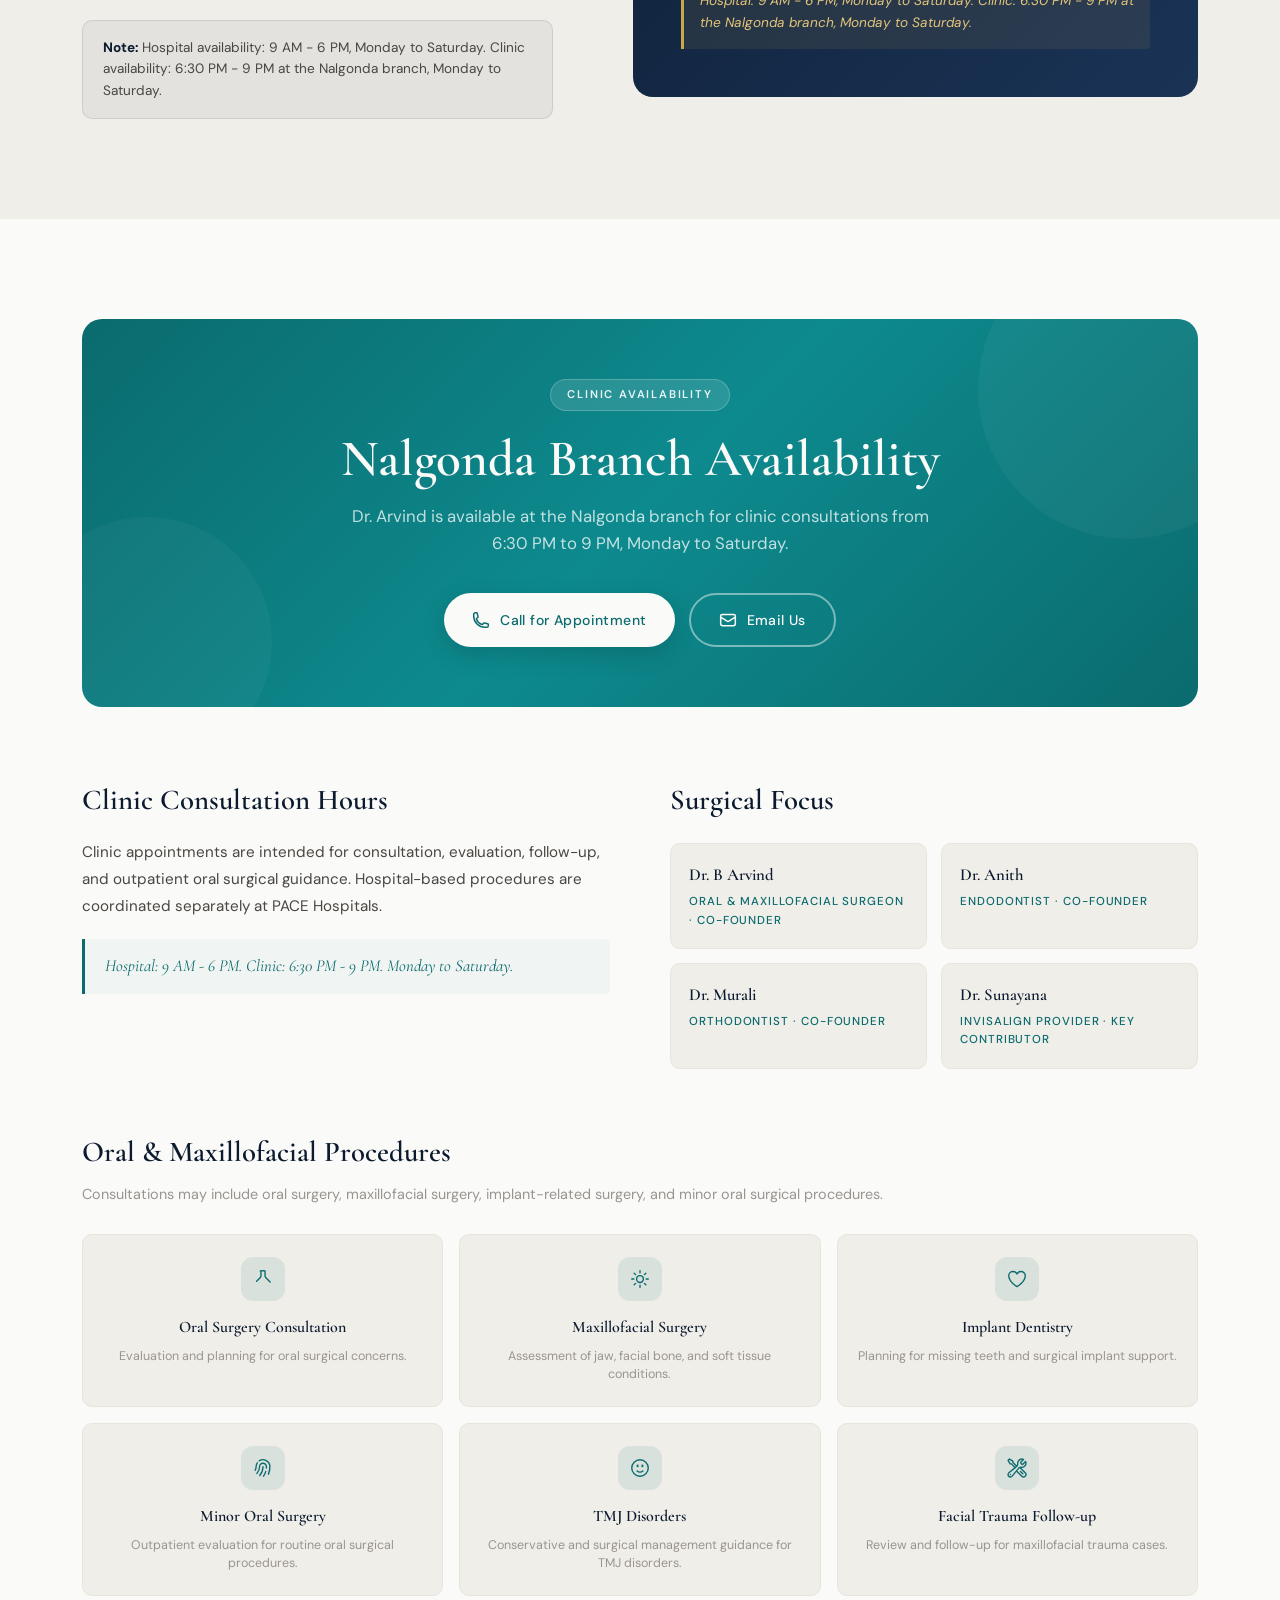
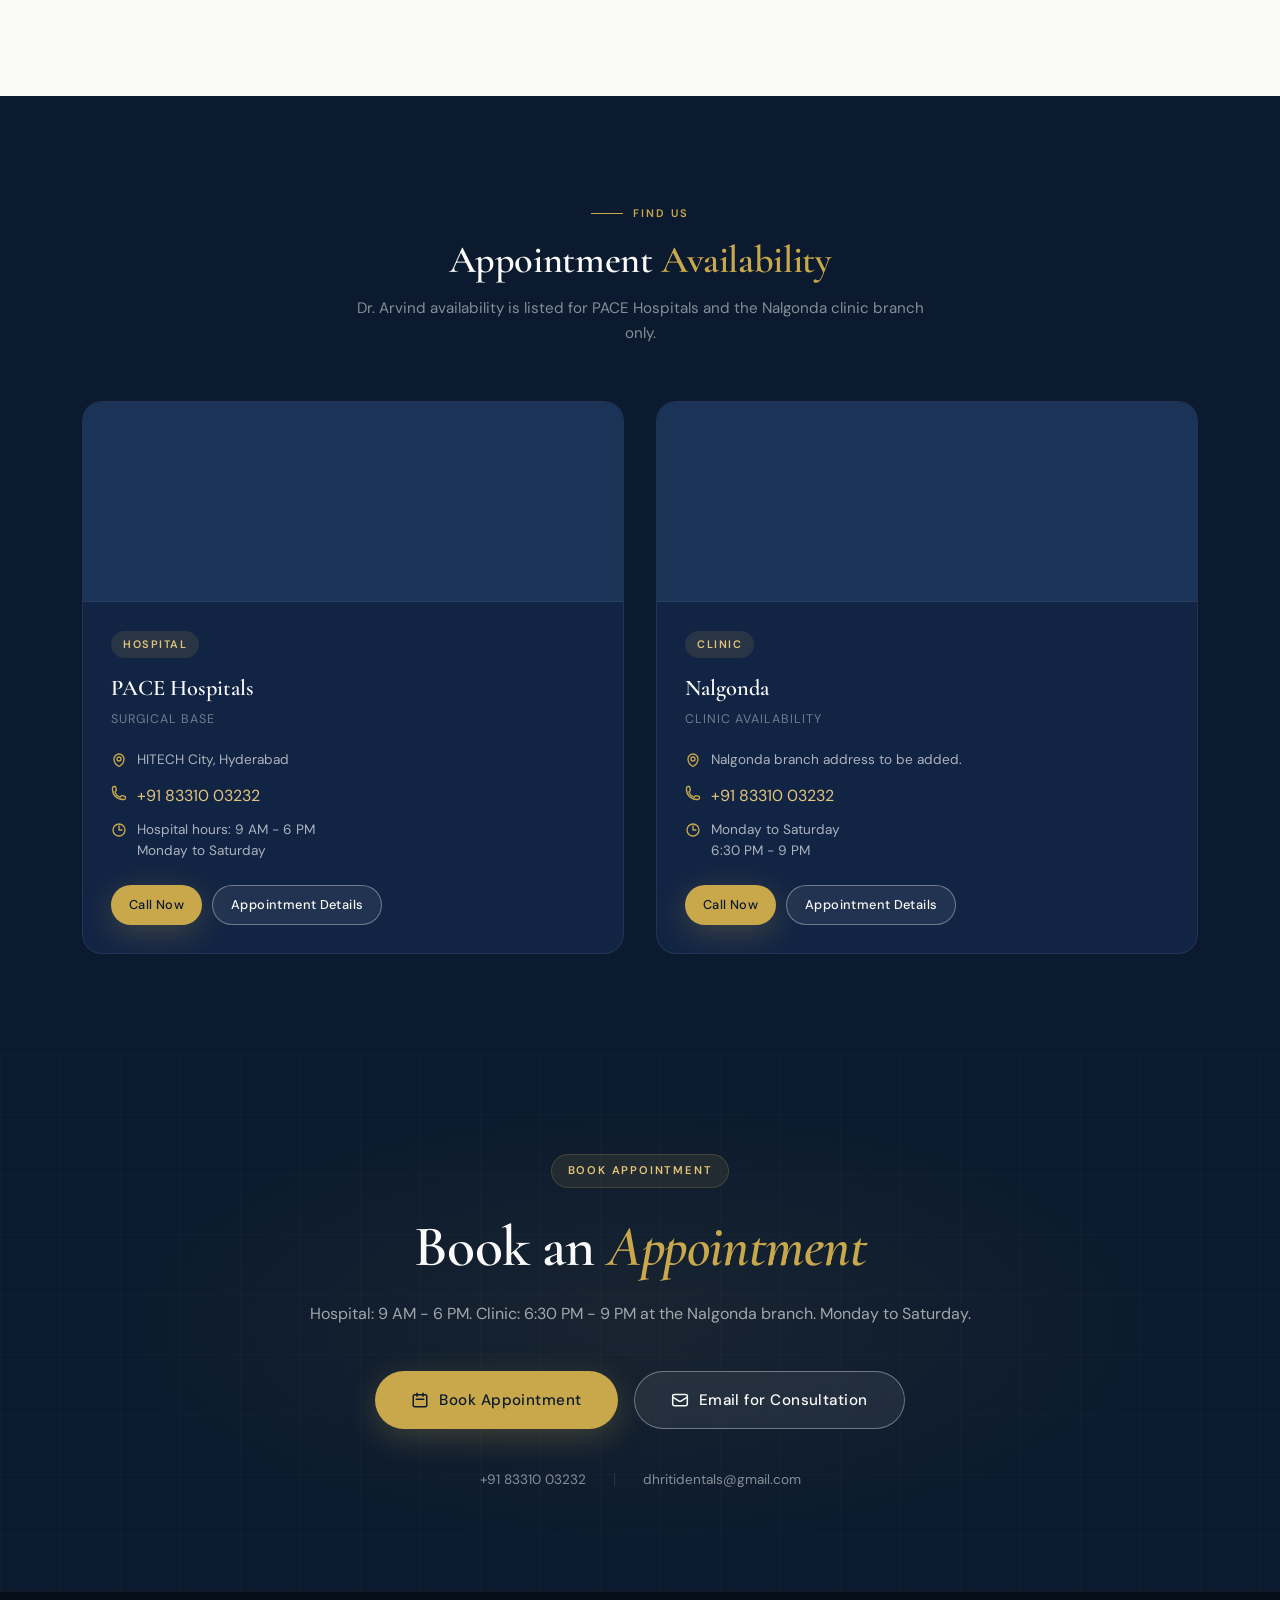
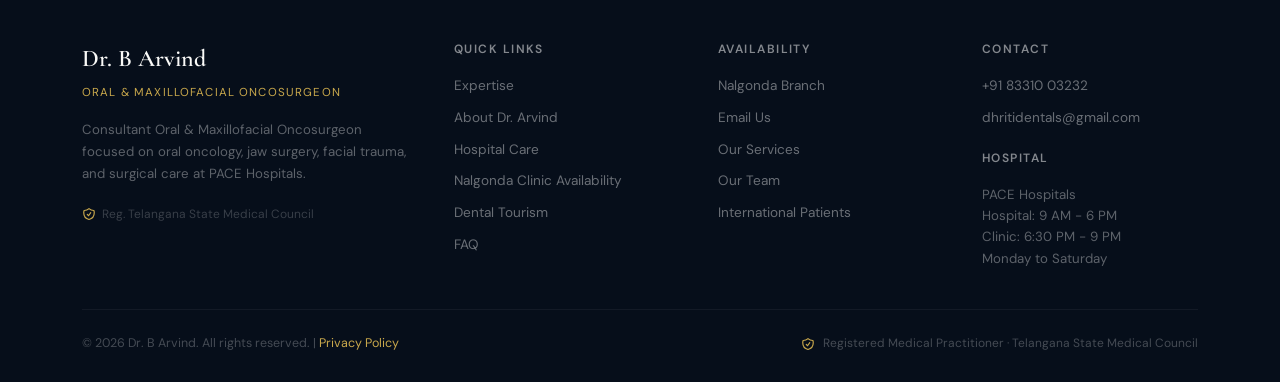
<file: hospital.html>
<!DOCTYPE html>
<html lang="en">

<head>
  <meta charset="UTF-8" />
  <meta name="viewport" content="width=device-width, initial-scale=1.0" />
  <meta name="description"
    content="Hospital and clinic availability for Dr. B Arvind, Consultant Oral and Maxillofacial Oncosurgeon." />
  <meta name="keywords"
    content="oral surgeon hyderabad, maxillofacial surgeon hyderabad, oral cancer surgery, jaw surgery, facial trauma, PACE hospitals" />
  <meta property="og:title" content="Dr. B Arvind | Oral & Maxillofacial Oncosurgeon, Hyderabad" />
  <meta property="og:description"
    content="Hospital and clinic availability for Dr. B Arvind, Consultant Oral and Maxillofacial Oncosurgeon." />
  <title>Hospital & Appointment Availability | Dr. B Arvind</title>
  <link rel="stylesheet" href="./assets/css/style.css" />
  <link rel="preconnect" href="https://fonts.googleapis.com" />
  <link rel="preconnect" href="https://fonts.gstatic.com" crossorigin />
</head>

<body>

<!-- ============================================================
     NAVIGATION
============================================================ -->
  <nav id="navbar">
    <div class="container">
      <div class="nav-inner">
        <a href="index.html" class="nav-brand">
          <span class="nav-brand-name">Dr. B Arvind</span>
          <span class="nav-brand-title">Oral & Maxillofacial Oncosurgeon</span>
        </a>

        <div class="nav-links">
          <a href="index.html#expertise">Expertise</a>
          <a href="about.html">About</a>
          <a href="hospital.html">Hospital</a>
          <a href="hospital.html">Locations</a>
          <a href="faqs.html">FAQ</a>
        </div>

        <div class="nav-cta">
          <a href="hospital.html" class="btn btn--outline-white btn--sm">Availability</a>
          <a href="hospital.html" class="btn btn--primary btn--sm">
            <svg xmlns="http://www.w3.org/2000/svg" fill="none" viewBox="0 0 24 24" stroke-width="2"
              stroke="currentColor">
              <path stroke-linecap="round" stroke-linejoin="round"
                d="M8 7V3m8 4V3m-9 8h10M5 21h14a2 2 0 002-2V7a2 2 0 00-2-2H5a2 2 0 00-2 2v12a2 2 0 002 2z" />
            </svg>
            Book Appointment
          </a>
        </div>

        <button class="hamburger" id="hamburger" aria-label="Open menu">
          <span></span><span></span><span></span>
        </button>
      </div>
    </div>
  </nav>

  <!-- Mobile Menu -->
  <div class="mobile-menu-overlay" id="mobileOverlay"></div>
  <div class="mobile-menu" id="mobileMenu">
    <button class="mobile-menu-close" id="mobileClose" aria-label="Close menu">
      <svg xmlns="http://www.w3.org/2000/svg" width="24" height="24" fill="none" viewBox="0 0 24 24" stroke-width="2"
        stroke="currentColor">
        <path stroke-linecap="round" stroke-linejoin="round" d="M6 18L18 6M6 6l12 12" />
      </svg>
    </button>
    <div class="mobile-nav-links">
      <a href="index.html#expertise">Expertise</a>
      <a href="about.html">About</a>
      <a href="hospital.html">Hospital</a>
      <a href="hospital.html">Availability</a>
      <a href="hospital.html">Locations</a>
      <a href="hospital.html">Dental Tourism</a>
      <a href="faqs.html">FAQ</a>
    </div>
    <div class="mobile-cta">
      <a href="hospital.html" class="btn btn--outline-gold">View Availability</a>
      <a href="hospital.html" class="btn btn--primary">Book Appointment</a>
    </div>
  </div>

  <section id="hero">
    <div class="hero-bg-pattern"></div>
    <div class="hero-grid-overlay"></div>
    <div class="container">
      <div class="cta-content fade-up" style="text-align:center; padding-top: 40px;">
        <div class="hero-badge" style="margin: 0 auto 24px; width: fit-content;">
          <span class="hero-badge-dot"></span>
          Hospital & Appointments
        </div>
        <h1 class="hero-name">Surgical Care <span>Availability</span></h1>
        <p class="hero-headline" style="margin-left:auto; margin-right:auto;">Hospital consultations and surgical procedures are coordinated at PACE Hospitals. Clinic availability is at the Nalgonda branch only.</p>
      </div>
    </div>
  </section>

<section id="hospital">
    <div class="container">
      <div class="hospital-layout">

        <div class="hospital-content fade-up">
          <div class="hospital-badge">
            <svg xmlns="http://www.w3.org/2000/svg" fill="none" viewBox="0 0 24 24" stroke-width="2"
              stroke="currentColor" style="width:14px;height:14px;">
              <path stroke-linecap="round" stroke-linejoin="round" d="M2.25 21h19.5m-18-18v18m10.5-18v18m6-13.5V21" />
            </svg>
            Hospital-Based Surgical Care
          </div>
          <h2 class="section-title section-title--lg" style="color: var(--navy); margin-bottom: 20px;">Advanced
            Oncological Surgery<br />at <span style="color: var(--gold);">PACE Hospitals</span></h2>
          <p>For oral oncology, jaw correction, facial trauma, reconstructive surgery, and complex maxillofacial procedures, Dr. Arvind operates as Consultant Surgeon at PACE Hospitals.</p>
          <p>PACE Hospitals provides surgical infrastructure, multidisciplinary coordination, and post-operative support for high-complexity oral and maxillofacial procedures.</p>

          <div class="hospital-features">
            <div class="hospital-feature">
              <div class="hospital-feature-icon">
                <svg xmlns="http://www.w3.org/2000/svg" fill="none" viewBox="0 0 24 24" stroke-width="2"
                  stroke="currentColor">
                  <path stroke-linecap="round" stroke-linejoin="round" d="M15 10.5a3 3 0 11-6 0 3 3 0 016 0z" />
                  <path stroke-linecap="round" stroke-linejoin="round"
                    d="M19.5 10.5c0 7.142-7.5 11.25-7.5 11.25S4.5 17.642 4.5 10.5a7.5 7.5 0 1115 0z" />
                </svg>
              </div>
              <div class="hospital-feature-text">
                <strong>PACE Hospitals, Hyderabad</strong>
                Multi-specialty tertiary care, equipped for complex surgical interventions and post-operative ICU care.
              </div>
            </div>
            <div class="hospital-feature">
              <div class="hospital-feature-icon">
                <svg xmlns="http://www.w3.org/2000/svg" fill="none" viewBox="0 0 24 24" stroke-width="2"
                  stroke="currentColor">
                  <path stroke-linecap="round" stroke-linejoin="round"
                    d="M18 18.72a9.094 9.094 0 003.741-.479 3 3 0 00-4.682-2.72m.94 3.198l.001.031c0 .225-.012.447-.037.666A11.944 11.944 0 0112 21c-2.17 0-4.207-.576-5.963-1.584A6.062 6.062 0 016 18.719m12 0a5.971 5.971 0 00-.941-3.197m0 0A5.995 5.995 0 0012 12.75a5.995 5.995 0 00-5.058 2.772m0 0a3 3 0 00-4.681 2.72 8.986 8.986 0 003.74.477m.94-3.197a5.971 5.971 0 00-.94 3.197M15 6.75a3 3 0 11-6 0 3 3 0 016 0zm6 3a2.25 2.25 0 11-4.5 0 2.25 2.25 0 014.5 0zm-13.5 0a2.25 2.25 0 11-4.5 0 2.25 2.25 0 014.5 0z" />
                </svg>
              </div>
              <div class="hospital-feature-text">
                <strong>Multidisciplinary Oncology Team</strong>
                Collaborative care with medical oncologists, radiologists, pathologists, and reconstructive surgeons.
              </div>
            </div>
            <div class="hospital-feature">
              <div class="hospital-feature-icon">
                <svg xmlns="http://www.w3.org/2000/svg" fill="none" viewBox="0 0 24 24" stroke-width="2"
                  stroke="currentColor">
                  <path stroke-linecap="round" stroke-linejoin="round"
                    d="M9.75 3.104v5.714a2.25 2.25 0 01-.659 1.591L5 14.5M9.75 3.104c-.251.023-.501.05-.75.082m.75-.082a24.301 24.301 0 014.5 0m0 0v5.714c0 .597.237 1.17.659 1.591L19.8 15.3M14.25 3.104c.251.023.501.05.75.082M19.8 15.3l-1.57.393A9.065 9.065 0 0112 15a9.065 9.065 0 00-6.23-.693L5 14.5m14.8.8l1.402 1.402c1.232 1.232.65 3.318-1.067 3.611A48.309 48.309 0 0112 21c-2.773 0-5.491-.235-8.135-.687-1.718-.293-2.3-2.379-1.067-3.61L5 14.5" />
                </svg>
              </div>
              <div class="hospital-feature-text">
                <strong>State-of-the-Art Surgical Theatres</strong>
                Advanced operating facilities for precise oncological and reconstructive procedures.
              </div>
            </div>
          </div>

          <div
            style="background: rgba(11,26,46,0.05); border: 1px solid rgba(11,26,46,0.1); border-radius: var(--radius-md); padding: 16px 20px; font-size: 0.85rem; color: var(--grey-dark); line-height: 1.6;">
            <strong style="color: var(--navy);">Note:</strong> Hospital availability: 9 AM - 6 PM, Monday to Saturday. Clinic availability: 6:30 PM - 9 PM at the Nalgonda branch, Monday to Saturday.
          </div>
        </div>

        <div class="hospital-visual fade-up fade-up-delay-1">
          <div class="hospital-visual-title">PACE Hospitals</div>
          <div class="hospital-visual-sub">Hyderabad · Surgical Base</div>

          <div class="hospital-procedures">
            <div class="hospital-procedure-item">
              <svg xmlns="http://www.w3.org/2000/svg" fill="none" viewBox="0 0 24 24" stroke-width="2"
                stroke="currentColor">
                <path stroke-linecap="round" stroke-linejoin="round"
                  d="M9 12.75L11.25 15 15 9.75M21 12a9 9 0 11-18 0 9 9 0 0118 0z" />
              </svg>
              <span>Neck Dissection Surgeries</span>
            </div>
            <div class="hospital-procedure-item">
              <svg xmlns="http://www.w3.org/2000/svg" fill="none" viewBox="0 0 24 24" stroke-width="2"
                stroke="currentColor">
                <path stroke-linecap="round" stroke-linejoin="round"
                  d="M9 12.75L11.25 15 15 9.75M21 12a9 9 0 11-18 0 9 9 0 0118 0z" />
              </svg>
              <span>Oral Cancer Resection &amp; Reconstruction</span>
            </div>
            <div class="hospital-procedure-item">
              <svg xmlns="http://www.w3.org/2000/svg" fill="none" viewBox="0 0 24 24" stroke-width="2"
                stroke="currentColor">
                <path stroke-linecap="round" stroke-linejoin="round"
                  d="M9 12.75L11.25 15 15 9.75M21 12a9 9 0 11-18 0 9 9 0 0118 0z" />
              </svg>
              <span>Jaw Correction &amp; Orthognathic Surgery</span>
            </div>
            <div class="hospital-procedure-item">
              <svg xmlns="http://www.w3.org/2000/svg" fill="none" viewBox="0 0 24 24" stroke-width="2"
                stroke="currentColor">
                <path stroke-linecap="round" stroke-linejoin="round"
                  d="M9 12.75L11.25 15 15 9.75M21 12a9 9 0 11-18 0 9 9 0 0118 0z" />
              </svg>
              <span>Facial Trauma &amp; Fracture Repair</span>
            </div>
            <div class="hospital-procedure-item">
              <svg xmlns="http://www.w3.org/2000/svg" fill="none" viewBox="0 0 24 24" stroke-width="2"
                stroke="currentColor">
                <path stroke-linecap="round" stroke-linejoin="round"
                  d="M9 12.75L11.25 15 15 9.75M21 12a9 9 0 11-18 0 9 9 0 0118 0z" />
              </svg>
              <span>Conservative and Surgical Management of TMJ Disorders &amp; Joint Surgery</span>
            </div>
            <div class="hospital-procedure-item">
              <svg xmlns="http://www.w3.org/2000/svg" fill="none" viewBox="0 0 24 24" stroke-width="2"
                stroke="currentColor">
                <path stroke-linecap="round" stroke-linejoin="round"
                  d="M9 12.75L11.25 15 15 9.75M21 12a9 9 0 11-18 0 9 9 0 0118 0z" />
              </svg>
              <span>Salivary Gland Tumour Surgery</span>
            </div>
          </div>

          <div class="hospital-note">
            Hospital: 9 AM - 6 PM, Monday to Saturday. Clinic: 6:30 PM - 9 PM at the Nalgonda branch, Monday to Saturday.
          </div>
        </div>
      </div>
    </div>
  </section>

<section id="clinic">
    <div class="container">

      <!-- Banner -->
      <div class="clinic-hero-banner fade-up">
        <div class="clinic-banner-eyebrow">Clinic Availability</div>
        <h2 class="clinic-banner-title">Nalgonda Branch Availability</h2>
        <p class="clinic-banner-subtitle">Dr. Arvind is available at the Nalgonda branch for clinic consultations from 6:30 PM to 9 PM, Monday to Saturday.</p>
        <div class="clinic-banner-cta">
          <a href="tel:+918331003232" class="btn btn--white">
            <svg xmlns="http://www.w3.org/2000/svg" fill="none" viewBox="0 0 24 24" stroke-width="2"
              stroke="currentColor">
              <path stroke-linecap="round" stroke-linejoin="round"
                d="M2.25 6.75c0 8.284 6.716 15 15 15h2.25a2.25 2.25 0 002.25-2.25v-1.372c0-.516-.351-.966-.852-1.091l-4.423-1.106c-.44-.11-.902.055-1.173.417l-.97 1.293c-.282.376-.769.542-1.21.38a12.035 12.035 0 01-7.143-7.143c-.162-.441.004-.928.38-1.21l1.293-.97c.363-.271.527-.734.417-1.173L6.963 3.102a1.125 1.125 0 00-1.091-.852H4.5A2.25 2.25 0 002.25 4.5v2.25z" />
            </svg>
            Call for Appointment
          </a>
          <a href="mailto:dhritidentals@gmail.com" class="btn btn--outline-white-teal">
            <svg xmlns="http://www.w3.org/2000/svg" fill="none" viewBox="0 0 24 24" stroke-width="2"
              stroke="currentColor">
              <path stroke-linecap="round" stroke-linejoin="round"
                d="M21.75 6.75v10.5a2.25 2.25 0 01-2.25 2.25h-15a2.25 2.25 0 01-2.25-2.25V6.75m19.5 0A2.25 2.25 0 0019.5 4.5h-15a2.25 2.25 0 00-2.25 2.25m19.5 0v.243a2.25 2.25 0 01-1.07 1.916l-7.5 4.615a2.25 2.25 0 01-2.36 0L3.32 8.91a2.25 2.25 0 01-1.07-1.916V6.75" />
            </svg>
            Email Us
          </a>
        </div>
      </div>

      <!-- Story + Team -->
      <div class="clinic-two-col">
        <div class="clinic-story fade-up">
          <h3>Clinic Consultation Hours</h3>
          <p>Clinic appointments are intended for consultation, evaluation, follow-up, and outpatient oral surgical guidance. Hospital-based procedures are coordinated separately at PACE Hospitals.</p>
          <div class="clinic-story-quote">
            Hospital: 9 AM - 6 PM. Clinic: 6:30 PM - 9 PM. Monday to Saturday.
          </div>
        </div>

        <div class="clinic-team fade-up fade-up-delay-1">
          <h3>Surgical Focus</h3>
          <div class="team-grid">
            <div class="team-card">
              <div class="team-card-name">Dr. B Arvind</div>
              <div class="team-card-role">Oral &amp; Maxillofacial Surgeon · Co-Founder</div>
            </div>
            <div class="team-card">
              <div class="team-card-name">Dr. Anith</div>
              <div class="team-card-role">Endodontist · Co-Founder</div>
            </div>
            <div class="team-card">
              <div class="team-card-name">Dr. Murali</div>
              <div class="team-card-role">Orthodontist · Co-Founder</div>
            </div>
            <div class="team-card">
              <div class="team-card-name">Dr. Sunayana</div>
              <div class="team-card-role">Invisalign Provider · Key Contributor</div>
            </div>
          </div>
        </div>
      </div>

      <!-- Services -->
      <div class="clinic-services-section fade-up">
        <h3>Oral & Maxillofacial Procedures</h3>
        <p>Consultations may include oral surgery, maxillofacial surgery, implant-related surgery, and minor oral surgical procedures.</p>
        <div class="services-grid">
          <div class="service-card">
            <div class="service-icon">
              <svg xmlns="http://www.w3.org/2000/svg" fill="none" viewBox="0 0 24 24" stroke-width="1.5"
                stroke="currentColor">
                <path stroke-linecap="round" stroke-linejoin="round"
                  d="M9.75 3.104v5.714a2.25 2.25 0 01-.659 1.591L5 14.5M9.75 3.104c-.251.023-.501.05-.75.082m.75-.082a24.301 24.301 0 014.5 0m0 0v5.714c0 .597.237 1.17.659 1.591L19.8 15.3" />
              </svg>
            </div>
            <div class="service-card-title">Oral Surgery Consultation</div>
            <div class="service-card-desc">Evaluation and planning for oral surgical concerns.</div>
          </div>
          <div class="service-card">
            <div class="service-icon">
              <svg xmlns="http://www.w3.org/2000/svg" fill="none" viewBox="0 0 24 24" stroke-width="1.5"
                stroke="currentColor">
                <path stroke-linecap="round" stroke-linejoin="round"
                  d="M12 3v2.25m6.364.386l-1.591 1.591M21 12h-2.25m-.386 6.364l-1.591-1.591M12 18.75V21m-4.773-4.227l-1.591 1.591M5.25 12H3m4.227-4.773L5.636 5.636M15.75 12a3.75 3.75 0 11-7.5 0 3.75 3.75 0 017.5 0z" />
              </svg>
            </div>
            <div class="service-card-title">Maxillofacial Surgery</div>
            <div class="service-card-desc">Assessment of jaw, facial bone, and soft tissue conditions.</div>
          </div>
          <div class="service-card">
            <div class="service-icon">
              <svg xmlns="http://www.w3.org/2000/svg" fill="none" viewBox="0 0 24 24" stroke-width="1.5"
                stroke="currentColor">
                <path stroke-linecap="round" stroke-linejoin="round"
                  d="M21 8.25c0-2.485-2.099-4.5-4.688-4.5-1.935 0-3.597 1.126-4.312 2.733-.715-1.607-2.377-2.733-4.313-2.733C5.1 3.75 3 5.765 3 8.25c0 7.22 9 12 9 12s9-4.78 9-12z" />
              </svg>
            </div>
            <div class="service-card-title">Implant Dentistry</div>
            <div class="service-card-desc">Planning for missing teeth and surgical implant support.</div>
          </div>
          <div class="service-card">
            <div class="service-icon">
              <svg xmlns="http://www.w3.org/2000/svg" fill="none" viewBox="0 0 24 24" stroke-width="1.5"
                stroke="currentColor">
                <path stroke-linecap="round" stroke-linejoin="round"
                  d="M7.864 4.243A7.5 7.5 0 0119.5 10.5c0 2.92-.556 5.709-1.568 8.268M5.742 6.364A7.465 7.465 0 004.5 10.5a7.464 7.464 0 01-1.15 3.993m1.989 3.559A11.209 11.209 0 008.25 10.5a3.75 3.75 0 117.5 0c0 .527-.021 1.049-.064 1.565M12 10.5a14.94 14.94 0 01-3.6 9.75m6.633-4.596a18.666 18.666 0 01-2.485 5.33" />
              </svg>
            </div>
            <div class="service-card-title">Minor Oral Surgery</div>
            <div class="service-card-desc">Outpatient evaluation for routine oral surgical procedures.
            </div>
          </div>
          <div class="service-card">
            <div class="service-icon">
              <svg xmlns="http://www.w3.org/2000/svg" fill="none" viewBox="0 0 24 24" stroke-width="1.5"
                stroke="currentColor">
                <path stroke-linecap="round" stroke-linejoin="round"
                  d="M15.182 15.182a4.5 4.5 0 01-6.364 0M21 12a9 9 0 11-18 0 9 9 0 0118 0zM9.75 9.75c0 .414-.168.75-.375.75S9 10.164 9 9.75 9.168 9 9.375 9s.375.336.375.75zm-.375 0h.008v.015h-.008V9.75zm5.625 0c0 .414-.168.75-.375.75s-.375-.336-.375-.75.168-.75.375-.75.375.336.375.75zm-.375 0h.008v.015h-.008V9.75z" />
              </svg>
            </div>
            <div class="service-card-title">TMJ Disorders</div>
            <div class="service-card-desc">Conservative and surgical management guidance for TMJ disorders.
            </div>
          </div>
          <div class="service-card">
            <div class="service-icon">
              <svg xmlns="http://www.w3.org/2000/svg" fill="none" viewBox="0 0 24 24" stroke-width="1.5"
                stroke="currentColor">
                <path stroke-linecap="round" stroke-linejoin="round"
                  d="M11.42 15.17L17.25 21A2.652 2.652 0 0021 17.25l-5.877-5.877M11.42 15.17l2.496-3.03c.317-.384.74-.626 1.208-.766M11.42 15.17l-4.655 5.653a2.548 2.548 0 11-3.586-3.586l6.837-5.63m5.108-.233c.55-.164 1.163-.188 1.743-.14a4.5 4.5 0 004.486-6.336l-3.276 3.277a3.004 3.004 0 01-2.25-2.25l3.276-3.276a4.5 4.5 0 00-6.336 4.486c.091 1.076-.071 2.264-.904 2.95l-.102.085m-1.745 1.437L5.909 7.5H4.5L2.25 3.75l1.5-1.5L7.5 4.5v1.409l4.26 4.26m-1.745 1.437l1.745-1.437m6.615 8.206L15.75 15.75M4.867 19.125h.008v.008h-.008v-.008z" />
              </svg>
            </div>
            <div class="service-card-title">Facial Trauma Follow-up</div>
            <div class="service-card-desc">Review and follow-up for maxillofacial trauma cases.</div>
          </div>
        </div>
      </div>

    </div>
  </section>

<section id="locations">
    <div class="container">
      <div style="text-align: center; max-width: 600px; margin: 0 auto;" class="fade-up">
        <span class="section-label" style="color: var(--gold);">Find Us</span>
        <h2 class="section-title section-title--lg" style="color: var(--white); margin-bottom: 14px;">Appointment <span style="color: var(--gold);">Availability</span></h2>
        <p style="color: rgba(255,255,255,0.5); font-size: 0.95rem;">Dr. Arvind availability is listed for PACE Hospitals and the Nalgonda clinic branch only.</p>
      </div>

      <div class="locations-grid">

        <!-- Hospital: PACE Hospitals -->
        <div class="location-card fade-up">

          <div class="location-map-placeholder">
            <iframe src="https://www.google.com/maps/embed?pb=!1m18!1m12!1m3!1d4024.3347462930205!2d78.38166117540446!3d17.446908283450444!2m3!1f0!2f0!3f0!3m2!1i1024!2i768!4f13.1!3m3!1m2!1s0x3bcb916020093aa3%3A0xe37f244ddf5444a7!2sPACE%20Hospitals%20-%20Best%20Hospital%20in%20Hyderabad%2C%20HITEC%20City!5e1!3m2!1sen!2sin!4v1778679231371!5m2!1sen!2sin" style="border:0; width:100%; height:100%;" allowfullscreen="" loading="lazy" referrerpolicy="no-referrer-when-downgrade"></iframe>
          </div>

          <div class="location-info">
            <span class="location-branch">Hospital</span>
            <h3 class="location-name">PACE Hospitals</h3>
            <p class="location-clinic">Surgical Base</p>

            <div class="location-detail">
              <svg xmlns="http://www.w3.org/2000/svg" fill="none" viewBox="0 0 24 24" stroke-width="2"
                stroke="currentColor">
                <path stroke-linecap="round" stroke-linejoin="round"
                  d="M15 10.5a3 3 0 11-6 0 3 3 0 016 0zM19.5 10.5c0 7.142-7.5 11.25-7.5 11.25S4.5 17.642 4.5 10.5a7.5 7.5 0 1115 0z" />
              </svg>
              <span>
                HITECH City, Hyderabad
              </span>
            </div>

            <div class="location-detail">
              <svg xmlns="http://www.w3.org/2000/svg" fill="none" viewBox="0 0 24 24" stroke-width="2"
                stroke="currentColor">
                <path stroke-linecap="round" stroke-linejoin="round"
                  d="M2.25 6.75c0 8.284 6.716 15 15 15h2.25a2.25 2.25 0 002.25-2.25v-1.372c0-.516-.351-.966-.852-1.091l-4.423-1.106c-.44-.11-.902.055-1.173.417l-.97 1.293c-.282.376-.769.542-1.21.38a12.035 12.035 0 01-7.143-7.143c-.162-.441.004-.928.38-1.21l1.293-.97c.363-.271.527-.734.417-1.173L6.963 3.102a1.125 1.125 0 00-1.091-.852H4.5A2.25 2.25 0 002.25 4.5v2.25z" />
              </svg>
              <a href="tel:+918331003232">+91 83310 03232</a>
            </div>

            <div class="location-detail">
              <svg xmlns="http://www.w3.org/2000/svg" fill="none" viewBox="0 0 24 24" stroke-width="2"
                stroke="currentColor">
                <path stroke-linecap="round" stroke-linejoin="round"
                  d="M12 6v6h4.5m4.5 0a9 9 0 11-18 0 9 9 0 0118 0z" />
              </svg>
              <span>
                Hospital hours: 9 AM - 6 PM<br />Monday to Saturday
              </span>
            </div>

            <div class="location-cta">
              <a href="tel:+918331003232" class="btn btn--primary btn--sm">Call Now</a>
              <a href="hospital.html"
                class="btn btn--outline-white btn--sm">
                Appointment Details
              </a>
            </div>
          </div>

        </div>

        <!-- Clinic: Nalgonda -->
        <div class="location-card fade-up">

          <div class="location-map-placeholder">
            <iframe src="https://www.google.com/maps/embed?pb=!1m18!1m12!1m3!1d4023.7407957602427!2d78.30590347540505!3d17.47379498342823!2m3!1f0!2f0!3f0!3m2!1i1024!2i768!4f13.1!3m3!1m2!1s0x3bcb93454fa319c7%3A0x3f89b5781693c697!2sDhriti%20Dental!5e1!3m2!1sen!2sin!4v1778678944343!5m2!1sen!2sin" style="border:0; width:100%; height:100%;" allowfullscreen="" loading="lazy" referrerpolicy="no-referrer-when-downgrade"></iframe>
          </div>

          <div class="location-info">
            <span class="location-branch">Clinic</span>
            <h3 class="location-name">Nalgonda</h3>
            <p class="location-clinic">Clinic Availability</p>

            <div class="location-detail">
              <svg xmlns="http://www.w3.org/2000/svg" fill="none" viewBox="0 0 24 24" stroke-width="2"
                stroke="currentColor">
                <path stroke-linecap="round" stroke-linejoin="round"
                  d="M15 10.5a3 3 0 11-6 0 3 3 0 016 0zM19.5 10.5c0 7.142-7.5 11.25-7.5 11.25S4.5 17.642 4.5 10.5a7.5 7.5 0 1115 0z" />
              </svg>
              <span>
                Nalgonda branch address to be added.
              </span>
            </div>

            <div class="location-detail">
              <svg xmlns="http://www.w3.org/2000/svg" fill="none" viewBox="0 0 24 24" stroke-width="2"
                stroke="currentColor">
                <path stroke-linecap="round" stroke-linejoin="round"
                  d="M2.25 6.75c0 8.284 6.716 15 15 15h2.25a2.25 2.25 0 002.25-2.25v-1.372c0-.516-.351-.966-.852-1.091l-4.423-1.106c-.44-.11-.902.055-1.173.417l-.97 1.293c-.282.376-.769.542-1.21.38a12.035 12.035 0 01-7.143-7.143c-.162-.441.004-.928.38-1.21l1.293-.97c.363-.271.527-.734.417-1.173L6.963 3.102a1.125 1.125 0 00-1.091-.852H4.5A2.25 2.25 0 002.25 4.5v2.25z" />
              </svg>
              <a href="tel:+918331003232">+91 83310 03232</a>
            </div>

            <div class="location-detail">
              <svg xmlns="http://www.w3.org/2000/svg" fill="none" viewBox="0 0 24 24" stroke-width="2"
                stroke="currentColor">
                <path stroke-linecap="round" stroke-linejoin="round"
                  d="M12 6v6h4.5m4.5 0a9 9 0 11-18 0 9 9 0 0118 0z" />
              </svg>
              <span>
                Monday to Saturday<br />6:30 PM - 9 PM
              </span>
            </div>

            <div class="location-cta">
              <a href="tel:+918331003232" class="btn btn--primary btn--sm">Call Now</a>
              <a href="hospital.html"
                class="btn btn--outline-white btn--sm">
                Appointment Details
              </a>
            </div>
          </div>

        </div>

      </div>
    </div>
  </section>

  <section id="final-cta">
    <div class="container">
      <div class="cta-content fade-up">
        <div class="cta-eyebrow">Book Appointment</div>
        <h2 class="cta-title">Book an <em>Appointment</em></h2>
        <p class="cta-subtitle">Hospital: 9 AM - 6 PM. Clinic: 6:30 PM - 9 PM at the Nalgonda branch. Monday to Saturday.</p>
        <div class="cta-buttons">
          <a href="hospital.html" class="btn btn--primary" style="padding: 16px 36px; font-size: 0.95rem;"><svg xmlns="http://www.w3.org/2000/svg" fill="none" viewBox="0 0 24 24" stroke-width="2" stroke="currentColor"><path stroke-linecap="round" stroke-linejoin="round" d="M8 7V3m8 4V3m-9 8h10M5 21h14a2 2 0 002-2V7a2 2 0 00-2-2H5a2 2 0 00-2 2v12a2 2 0 002 2z" /></svg> Book Appointment</a>
          <a href="mailto:dhritidentals@gmail.com" class="btn btn--outline-white" style="padding: 16px 36px; font-size: 0.95rem;"><svg xmlns="http://www.w3.org/2000/svg" fill="none" viewBox="0 0 24 24" stroke-width="2" stroke="currentColor"><path stroke-linecap="round" stroke-linejoin="round" d="M21.75 6.75v10.5a2.25 2.25 0 01-2.25 2.25h-15a2.25 2.25 0 01-2.25-2.25V6.75m19.5 0A2.25 2.25 0 0019.5 4.5h-15a2.25 2.25 0 00-2.25 2.25m19.5 0v.243a2.25 2.25 0 01-1.07 1.916l-7.5 4.615a2.25 2.25 0 01-2.36 0L3.32 8.91a2.25 2.25 0 01-1.07-1.916V6.75" /></svg> Email for Consultation</a>
        </div>
        <div class="cta-contact-row">
          <a href="tel:+918331003232" class="cta-contact-item">+91 83310 03232</a>
          <span style="width:1px;height:14px;background:rgba(255,255,255,0.1);"></span>
          <a href="mailto:dhritidentals@gmail.com" class="cta-contact-item">dhritidentals@gmail.com</a>
        </div>
      </div>
    </div>
  </section>

  <!-- ============================================================
     FOOTER
============================================================ -->
  <footer>
    <div class="container">
      <div class="footer-grid">
        <div>
          <div class="footer-brand-name">Dr. B Arvind</div>
          <div class="footer-brand-title">Oral & Maxillofacial Oncosurgeon</div>
          <p class="footer-brand-desc">Consultant Oral & Maxillofacial Oncosurgeon focused on oral oncology, jaw surgery, facial trauma, and surgical care at PACE Hospitals.</p>
          <div style="font-size: 0.75rem; color: rgba(255,255,255,0.2); display:flex; align-items:center; gap:6px;">
            <svg xmlns="http://www.w3.org/2000/svg" fill="none" viewBox="0 0 24 24" stroke-width="2"
              stroke="currentColor" style="width:14px;height:14px;color:var(--gold);flex-shrink:0;">
              <path stroke-linecap="round" stroke-linejoin="round"
                d="M9 12.75L11.25 15 15 9.75m-3-7.036A11.959 11.959 0 013.598 6 11.99 11.99 0 003 9.749c0 5.592 3.824 10.29 9 11.623 5.176-1.332 9-6.03 9-11.622 0-1.31-.21-2.571-.598-3.751h-.152c-3.196 0-6.1-1.248-8.25-3.285z" />
            </svg>
            Reg. Telangana State Medical Council
          </div>
        </div>

        <div>
          <div class="footer-col-title">Quick Links</div>
          <div class="footer-links">
            <a href="index.html#expertise">Expertise</a>
            <a href="about.html">About Dr. Arvind</a>
            <a href="hospital.html">Hospital Care</a>
            <a href="hospital.html">Nalgonda Clinic Availability</a>
            <a href="hospital.html">Dental Tourism</a>
            <a href="faqs.html">FAQ</a>
          </div>
        </div>

        <div>
          <div class="footer-col-title">Availability</div>
          <div class="footer-links">
            <a href="tel:+918331003232">Nalgonda Branch</a>
            <a href="mailto:dhritidentals@gmail.com">Email Us</a>
            <a href="hospital.html">Our Services</a>
            <a href="hospital.html">Our Team</a>
            <a href="hospital.html">International Patients</a>
          </div>
        </div>

        <div>
          <div class="footer-col-title">Contact</div>
          <div class="footer-links">
            <a href="tel:+918331003232">+91 83310 03232</a>
            <a href="mailto:dhritidentals@gmail.com">dhritidentals@gmail.com</a>
          </div>
          <div style="margin-top: 20px;">
            <div class="footer-col-title">Hospital</div>
            <div style="font-size:0.83rem; color: rgba(255,255,255,0.35); margin-top: 8px; line-height:1.6;">
              PACE Hospitals<br />Hospital: 9 AM - 6 PM<br />Clinic: 6:30 PM - 9 PM<br />Monday to Saturday
            </div>
          </div>
        </div>
      </div>

      <div class="footer-bottom">
        <p>&copy; 2026 Dr. B Arvind. All rights reserved. | <a href="#">Privacy Policy</a></p>
        <div class="footer-reg">
          <svg xmlns="http://www.w3.org/2000/svg" fill="none" viewBox="0 0 24 24" stroke-width="2"
            stroke="currentColor">
            <path stroke-linecap="round" stroke-linejoin="round"
              d="M9 12.75L11.25 15 15 9.75m-3-7.036A11.959 11.959 0 013.598 6 11.99 11.99 0 003 9.749c0 5.592 3.824 10.29 9 11.623 5.176-1.332 9-6.03 9-11.622 0-1.31-.21-2.571-.598-3.751h-.152c-3.196 0-6.1-1.248-8.25-3.285z" />
          </svg>
          Registered Medical Practitioner · Telangana State Medical Council
        </div>
      </div>
    </div>
  </footer>



  <script src="assets/js/main.js"></script>
</body>

</html>
</file>
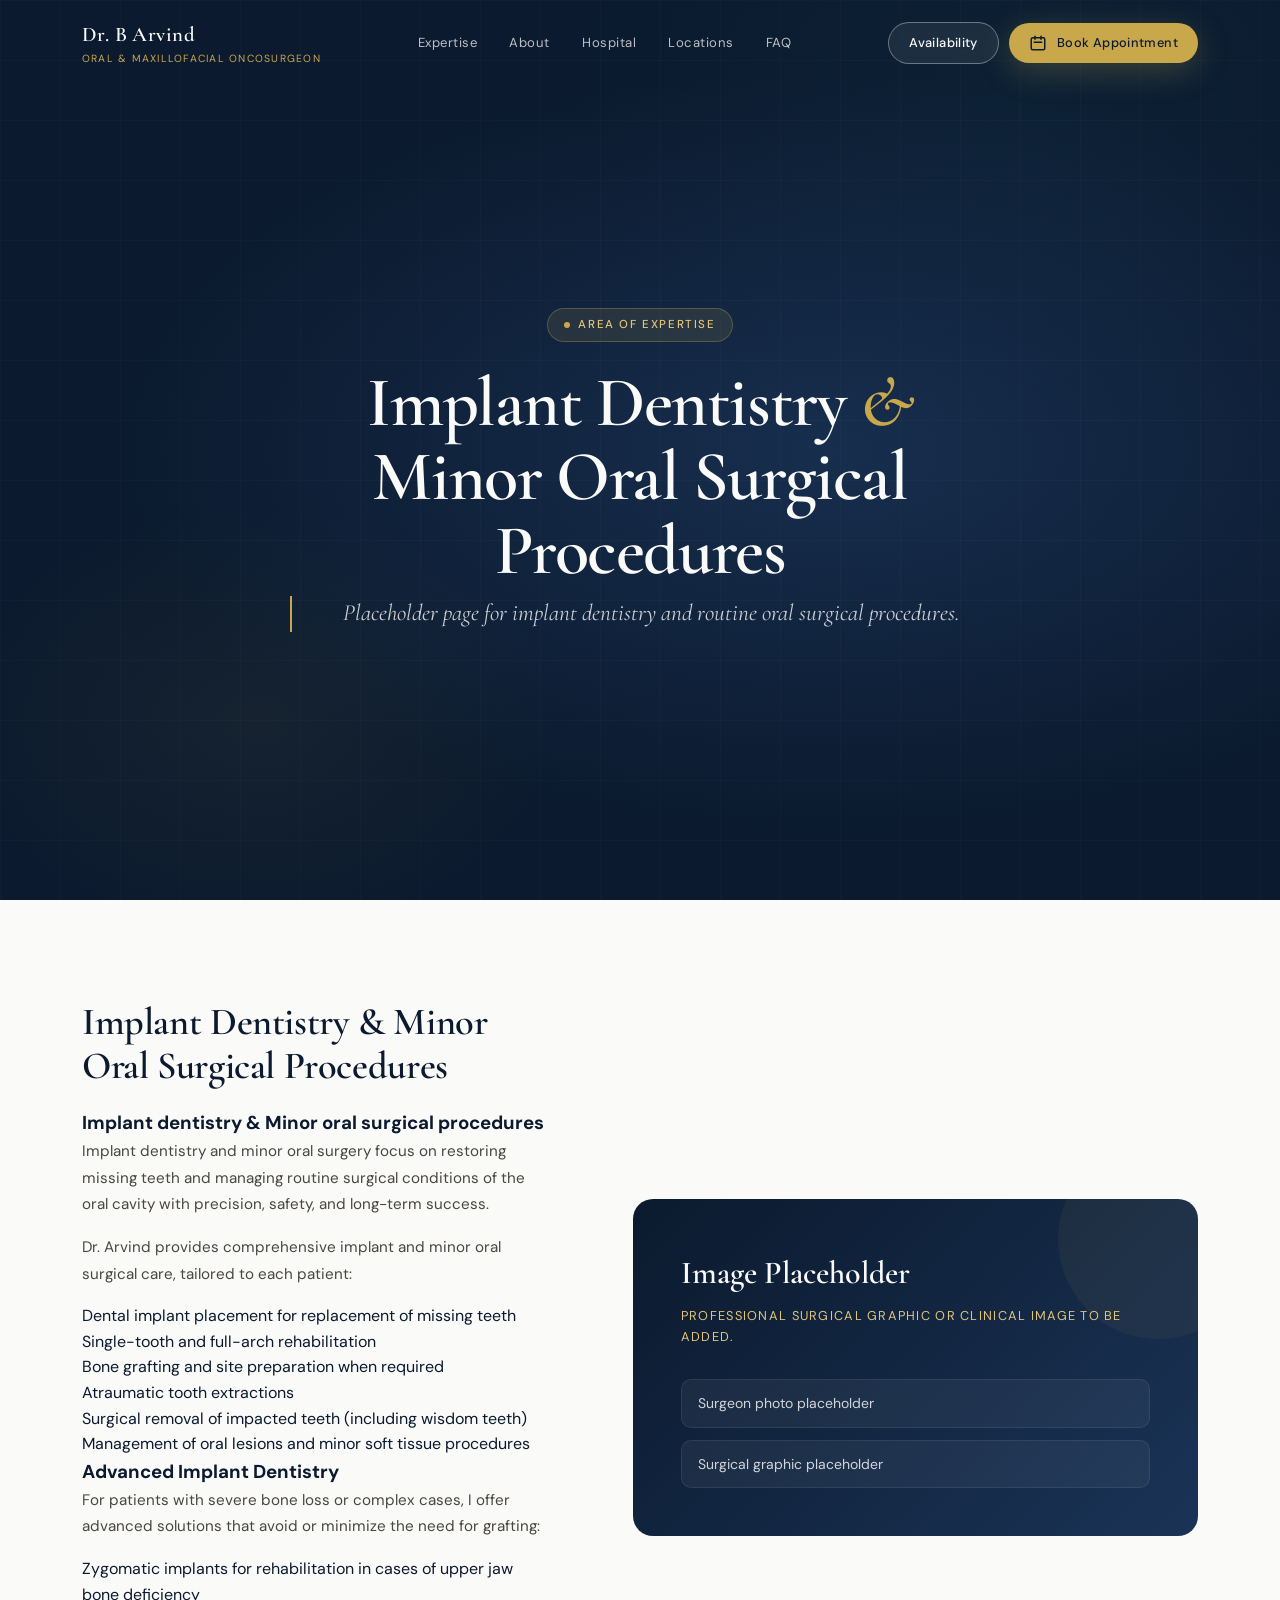
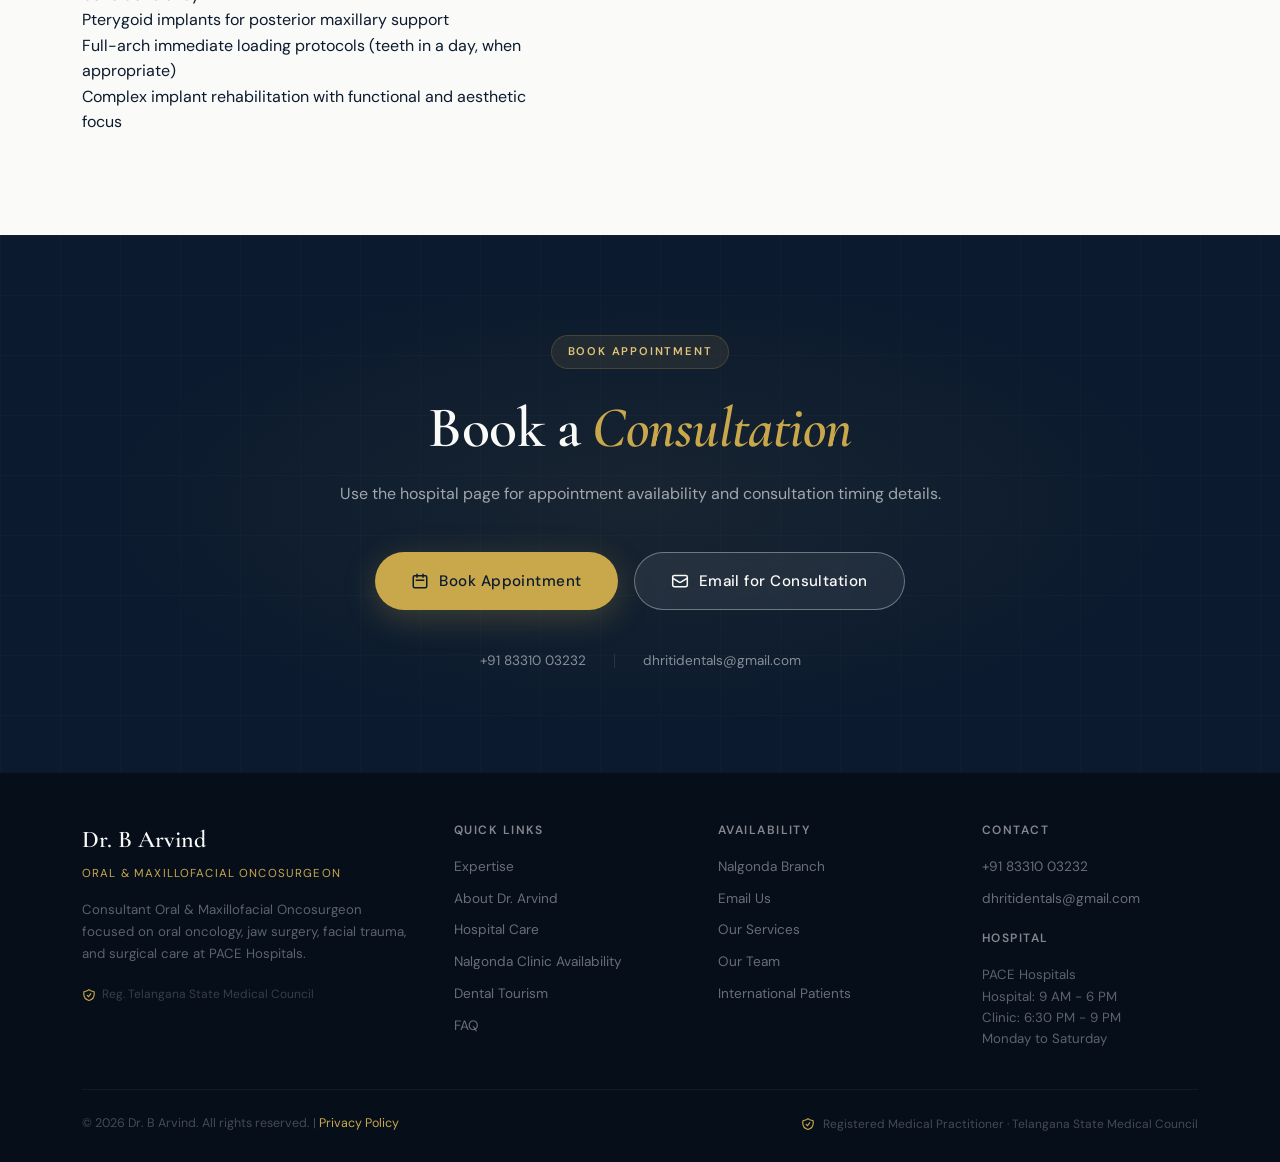
<file: implant-dentistry.html>
<!DOCTYPE html>
<html lang="en">

<head>
  <meta charset="UTF-8" />
  <meta name="viewport" content="width=device-width, initial-scale=1.0" />
  <meta name="description"
    content="Implant Dentistry & Minor Oral Surgical Procedures information page for Dr. B Arvind. Detailed clinical content will be added later." />
  <meta name="keywords"
    content="oral surgeon hyderabad, maxillofacial surgeon hyderabad, oral cancer surgery, jaw surgery, facial trauma, PACE hospitals" />
  <meta property="og:title" content="Dr. B Arvind | Oral & Maxillofacial Oncosurgeon, Hyderabad" />
  <meta property="og:description"
    content="Implant Dentistry & Minor Oral Surgical Procedures information page for Dr. B Arvind. Detailed clinical content will be added later." />
  <title>Implant Dentistry & Minor Oral Surgical Procedures | Dr. B Arvind</title>
  <link rel="stylesheet" href="./assets/css/style.css" />
  <link rel="preconnect" href="https://fonts.googleapis.com" />
  <link rel="preconnect" href="https://fonts.gstatic.com" crossorigin />
</head>

<body>

<!-- ============================================================
     NAVIGATION
============================================================ -->
  <nav id="navbar">
    <div class="container">
      <div class="nav-inner">
        <a href="index.html" class="nav-brand">
          <span class="nav-brand-name">Dr. B Arvind</span>
          <span class="nav-brand-title">Oral & Maxillofacial Oncosurgeon</span>
        </a>

        <div class="nav-links">
          <a href="index.html#expertise">Expertise</a>
          <a href="about.html">About</a>
          <a href="hospital.html">Hospital</a>
          <a href="hospital.html">Locations</a>
          <a href="faqs.html">FAQ</a>
        </div>

        <div class="nav-cta">
          <a href="hospital.html" class="btn btn--outline-white btn--sm">Availability</a>
          <a href="hospital.html" class="btn btn--primary btn--sm">
            <svg xmlns="http://www.w3.org/2000/svg" fill="none" viewBox="0 0 24 24" stroke-width="2"
              stroke="currentColor">
              <path stroke-linecap="round" stroke-linejoin="round"
                d="M8 7V3m8 4V3m-9 8h10M5 21h14a2 2 0 002-2V7a2 2 0 00-2-2H5a2 2 0 00-2 2v12a2 2 0 002 2z" />
            </svg>
            Book Appointment
          </a>
        </div>

        <button class="hamburger" id="hamburger" aria-label="Open menu">
          <span></span><span></span><span></span>
        </button>
      </div>
    </div>
  </nav>

  <!-- Mobile Menu -->
  <div class="mobile-menu-overlay" id="mobileOverlay"></div>
  <div class="mobile-menu" id="mobileMenu">
    <button class="mobile-menu-close" id="mobileClose" aria-label="Close menu">
      <svg xmlns="http://www.w3.org/2000/svg" width="24" height="24" fill="none" viewBox="0 0 24 24" stroke-width="2"
        stroke="currentColor">
        <path stroke-linecap="round" stroke-linejoin="round" d="M6 18L18 6M6 6l12 12" />
      </svg>
    </button>
    <div class="mobile-nav-links">
      <a href="index.html#expertise">Expertise</a>
      <a href="about.html">About</a>
      <a href="hospital.html">Hospital</a>
      <a href="hospital.html">Availability</a>
      <a href="hospital.html">Locations</a>
      <a href="hospital.html">Dental Tourism</a>
      <a href="faqs.html">FAQ</a>
    </div>
    <div class="mobile-cta">
      <a href="hospital.html" class="btn btn--outline-gold">View Availability</a>
      <a href="hospital.html" class="btn btn--primary">Book Appointment</a>
    </div>
  </div>

  <section id="hero">
    <div class="hero-bg-pattern"></div>
    <div class="hero-grid-overlay"></div>
    <div class="container">
      <div class="cta-content fade-up" style="text-align:center; padding-top: 40px;">
        <div class="hero-badge" style="margin: 0 auto 24px; width: fit-content;">
          <span class="hero-badge-dot"></span>
          Area of Expertise
        </div>
        <h1 class="hero-name">Implant Dentistry <span>&amp;</span> Minor Oral Surgical Procedures</h1>
        <p class="hero-headline" style="margin-left:auto; margin-right:auto;">Placeholder page for implant dentistry and routine oral surgical procedures.</p>
      </div>
    </div>
  </section>

  <section id="expertise-detail" style="padding: 100px 0; background: var(--white);">
    <div class="container">
      <div class="hospital-layout">
        <div class="hospital-content fade-up">
            <h2 class="section-title section-title--lg" style="color: var(--navy); margin-bottom: 20px;">Implant Dentistry & Minor Oral Surgical Procedures</h2>

            <h3>Implant dentistry & Minor oral surgical procedures</h3>

            <p>Implant dentistry and minor oral surgery focus on restoring missing teeth and managing routine surgical conditions of the oral cavity with precision, safety, and long-term success.</p>

            <p>Dr. Arvind provides comprehensive implant and minor oral surgical care, tailored to each patient:</p>

            <ul>
            <li>Dental implant placement for replacement of missing teeth</li>
            <li>Single-tooth and full-arch rehabilitation</li>
            <li>Bone grafting and site preparation when required</li>
            <li>Atraumatic tooth extractions</li>
            <li>Surgical removal of impacted teeth (including wisdom teeth)</li>
            <li>Management of oral lesions and minor soft tissue procedures</li>
            </ul>

            <h3>Advanced Implant Dentistry</h3>

            <p>For patients with severe bone loss or complex cases, I offer advanced solutions that avoid or minimize the need for grafting:</p>

            <ul>
            <li>Zygomatic implants for rehabilitation in cases of upper jaw bone deficiency</li>
            <li>Pterygoid implants for posterior maxillary support</li>
            <li>Full-arch immediate loading protocols (teeth in a day, when appropriate)</li>
            <li>Complex implant rehabilitation with functional and aesthetic focus</li>
            </ul>
        </div>
        <div class="hospital-visual fade-up fade-up-delay-1">
          <div class="hospital-visual-title">Image Placeholder</div>
          <div class="hospital-visual-sub">Professional surgical graphic or clinical image to be added.</div>
          <div class="hospital-procedures">
            <div class="hospital-procedure-item"><span>Surgeon photo placeholder</span></div>
            <div class="hospital-procedure-item"><span>Surgical graphic placeholder</span></div>
          </div>
        </div>
      </div>
    </div>
  </section>

  <section id="final-cta">
    <div class="container">
      <div class="cta-content fade-up">
        <div class="cta-eyebrow">Book Appointment</div>
        <h2 class="cta-title">Book a <em>Consultation</em></h2>
        <p class="cta-subtitle">Use the hospital page for appointment availability and consultation timing details.</p>
        <div class="cta-buttons">
          <a href="hospital.html" class="btn btn--primary" style="padding: 16px 36px; font-size: 0.95rem;"><svg xmlns="http://www.w3.org/2000/svg" fill="none" viewBox="0 0 24 24" stroke-width="2" stroke="currentColor"><path stroke-linecap="round" stroke-linejoin="round" d="M8 7V3m8 4V3m-9 8h10M5 21h14a2 2 0 002-2V7a2 2 0 00-2-2H5a2 2 0 00-2 2v12a2 2 0 002 2z" /></svg> Book Appointment</a>
          <a href="mailto:dhritidentals@gmail.com" class="btn btn--outline-white" style="padding: 16px 36px; font-size: 0.95rem;"><svg xmlns="http://www.w3.org/2000/svg" fill="none" viewBox="0 0 24 24" stroke-width="2" stroke="currentColor"><path stroke-linecap="round" stroke-linejoin="round" d="M21.75 6.75v10.5a2.25 2.25 0 01-2.25 2.25h-15a2.25 2.25 0 01-2.25-2.25V6.75m19.5 0A2.25 2.25 0 0019.5 4.5h-15a2.25 2.25 0 00-2.25 2.25m19.5 0v.243a2.25 2.25 0 01-1.07 1.916l-7.5 4.615a2.25 2.25 0 01-2.36 0L3.32 8.91a2.25 2.25 0 01-1.07-1.916V6.75" /></svg> Email for Consultation</a>
        </div>
        <div class="cta-contact-row">
          <a href="tel:+918331003232" class="cta-contact-item">+91 83310 03232</a>
          <span style="width:1px;height:14px;background:rgba(255,255,255,0.1);"></span>
          <a href="mailto:dhritidentals@gmail.com" class="cta-contact-item">dhritidentals@gmail.com</a>
        </div>
      </div>
    </div>
  </section>

  <!-- ============================================================
     FOOTER
============================================================ -->
  <footer>
    <div class="container">
      <div class="footer-grid">
        <div>
          <div class="footer-brand-name">Dr. B Arvind</div>
          <div class="footer-brand-title">Oral & Maxillofacial Oncosurgeon</div>
          <p class="footer-brand-desc">Consultant Oral & Maxillofacial Oncosurgeon focused on oral oncology, jaw surgery, facial trauma, and surgical care at PACE Hospitals.</p>
          <div style="font-size: 0.75rem; color: rgba(255,255,255,0.2); display:flex; align-items:center; gap:6px;">
            <svg xmlns="http://www.w3.org/2000/svg" fill="none" viewBox="0 0 24 24" stroke-width="2"
              stroke="currentColor" style="width:14px;height:14px;color:var(--gold);flex-shrink:0;">
              <path stroke-linecap="round" stroke-linejoin="round"
                d="M9 12.75L11.25 15 15 9.75m-3-7.036A11.959 11.959 0 013.598 6 11.99 11.99 0 003 9.749c0 5.592 3.824 10.29 9 11.623 5.176-1.332 9-6.03 9-11.622 0-1.31-.21-2.571-.598-3.751h-.152c-3.196 0-6.1-1.248-8.25-3.285z" />
            </svg>
            Reg. Telangana State Medical Council
          </div>
        </div>

        <div>
          <div class="footer-col-title">Quick Links</div>
          <div class="footer-links">
            <a href="index.html#expertise">Expertise</a>
            <a href="about.html">About Dr. Arvind</a>
            <a href="hospital.html">Hospital Care</a>
            <a href="hospital.html">Nalgonda Clinic Availability</a>
            <a href="hospital.html">Dental Tourism</a>
            <a href="faqs.html">FAQ</a>
          </div>
        </div>

        <div>
          <div class="footer-col-title">Availability</div>
          <div class="footer-links">
            <a href="tel:+918331003232">Nalgonda Branch</a>
            <a href="mailto:dhritidentals@gmail.com">Email Us</a>
            <a href="hospital.html">Our Services</a>
            <a href="hospital.html">Our Team</a>
            <a href="hospital.html">International Patients</a>
          </div>
        </div>

        <div>
          <div class="footer-col-title">Contact</div>
          <div class="footer-links">
            <a href="tel:+918331003232">+91 83310 03232</a>
            <a href="mailto:dhritidentals@gmail.com">dhritidentals@gmail.com</a>
          </div>
          <div style="margin-top: 20px;">
            <div class="footer-col-title">Hospital</div>
            <div style="font-size:0.83rem; color: rgba(255,255,255,0.35); margin-top: 8px; line-height:1.6;">
              PACE Hospitals<br />Hospital: 9 AM - 6 PM<br />Clinic: 6:30 PM - 9 PM<br />Monday to Saturday
            </div>
          </div>
        </div>
      </div>

      <div class="footer-bottom">
        <p>&copy; 2026 Dr. B Arvind. All rights reserved. | <a href="#">Privacy Policy</a></p>
        <div class="footer-reg">
          <svg xmlns="http://www.w3.org/2000/svg" fill="none" viewBox="0 0 24 24" stroke-width="2"
            stroke="currentColor">
            <path stroke-linecap="round" stroke-linejoin="round"
              d="M9 12.75L11.25 15 15 9.75m-3-7.036A11.959 11.959 0 013.598 6 11.99 11.99 0 003 9.749c0 5.592 3.824 10.29 9 11.623 5.176-1.332 9-6.03 9-11.622 0-1.31-.21-2.571-.598-3.751h-.152c-3.196 0-6.1-1.248-8.25-3.285z" />
          </svg>
          Registered Medical Practitioner · Telangana State Medical Council
        </div>
      </div>
    </div>
  </footer>



  <script src="assets/js/main.js"></script>
</body>

</html>
</file>
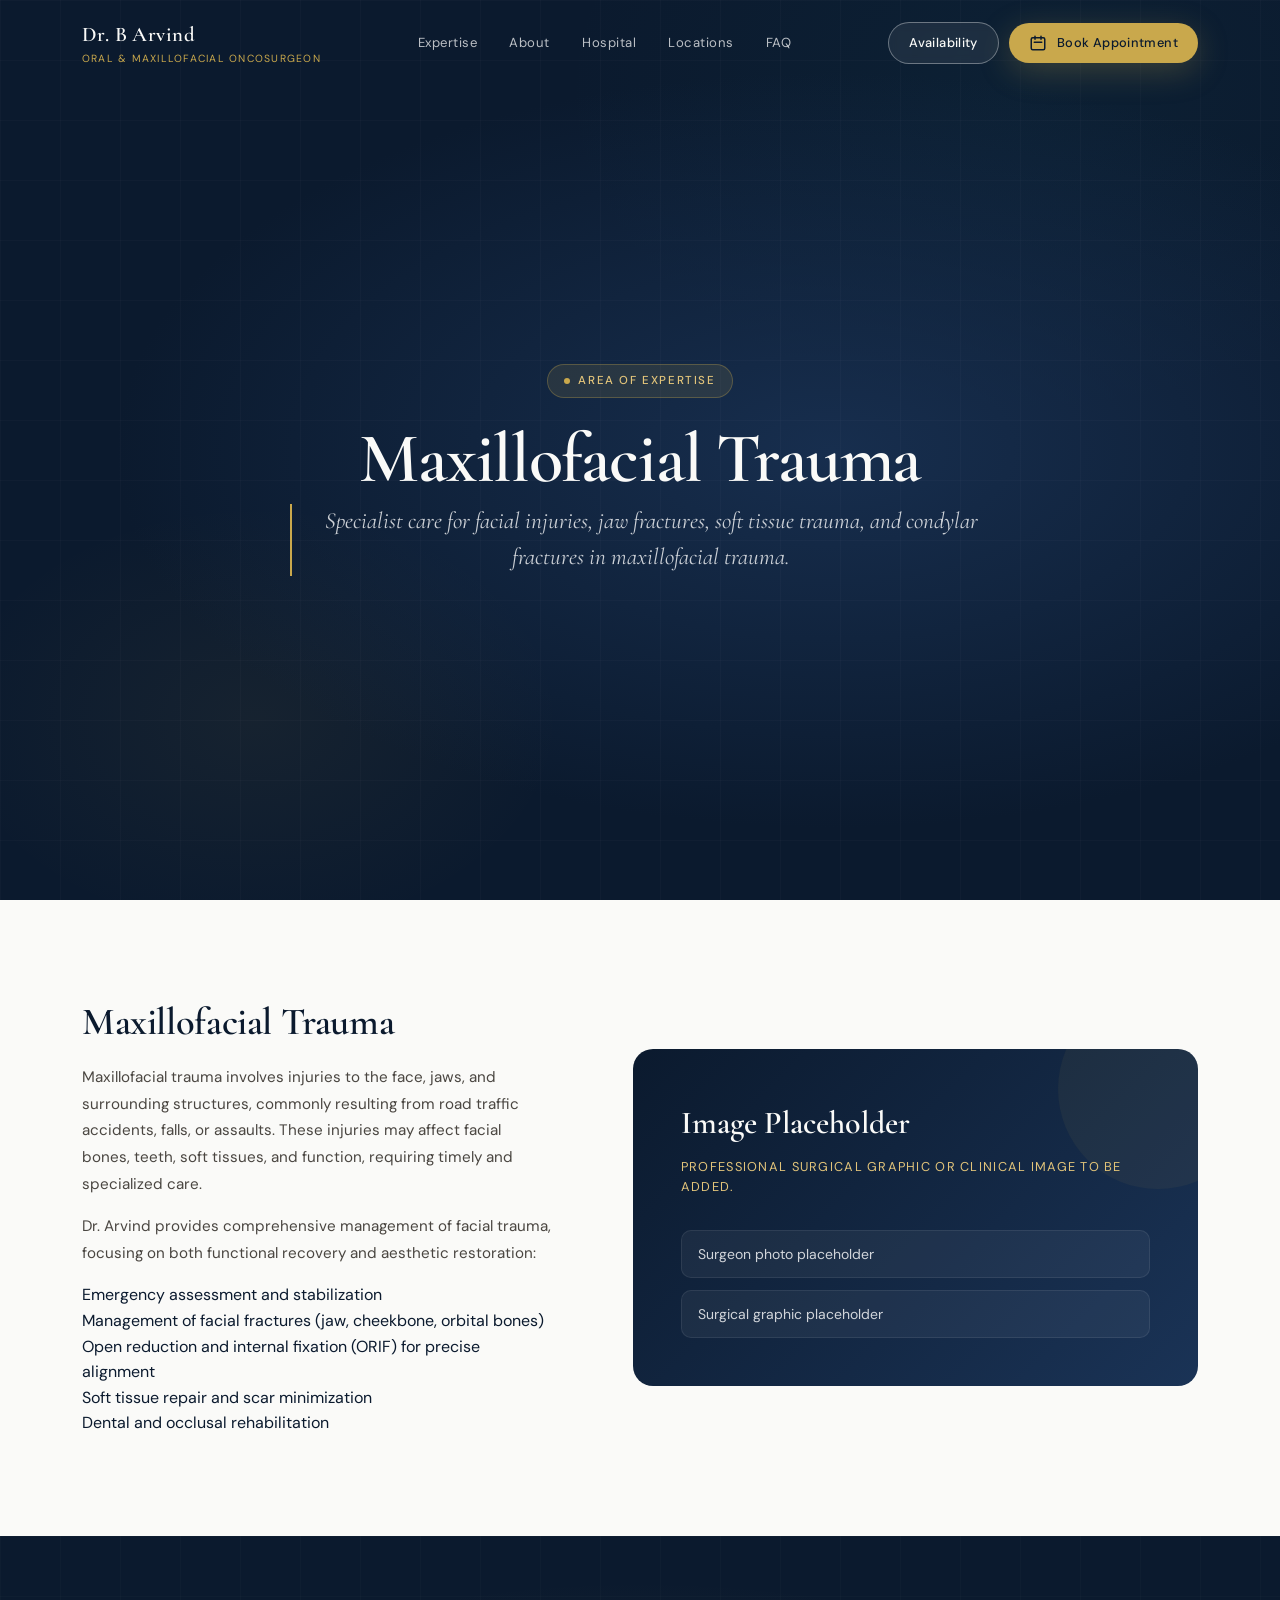
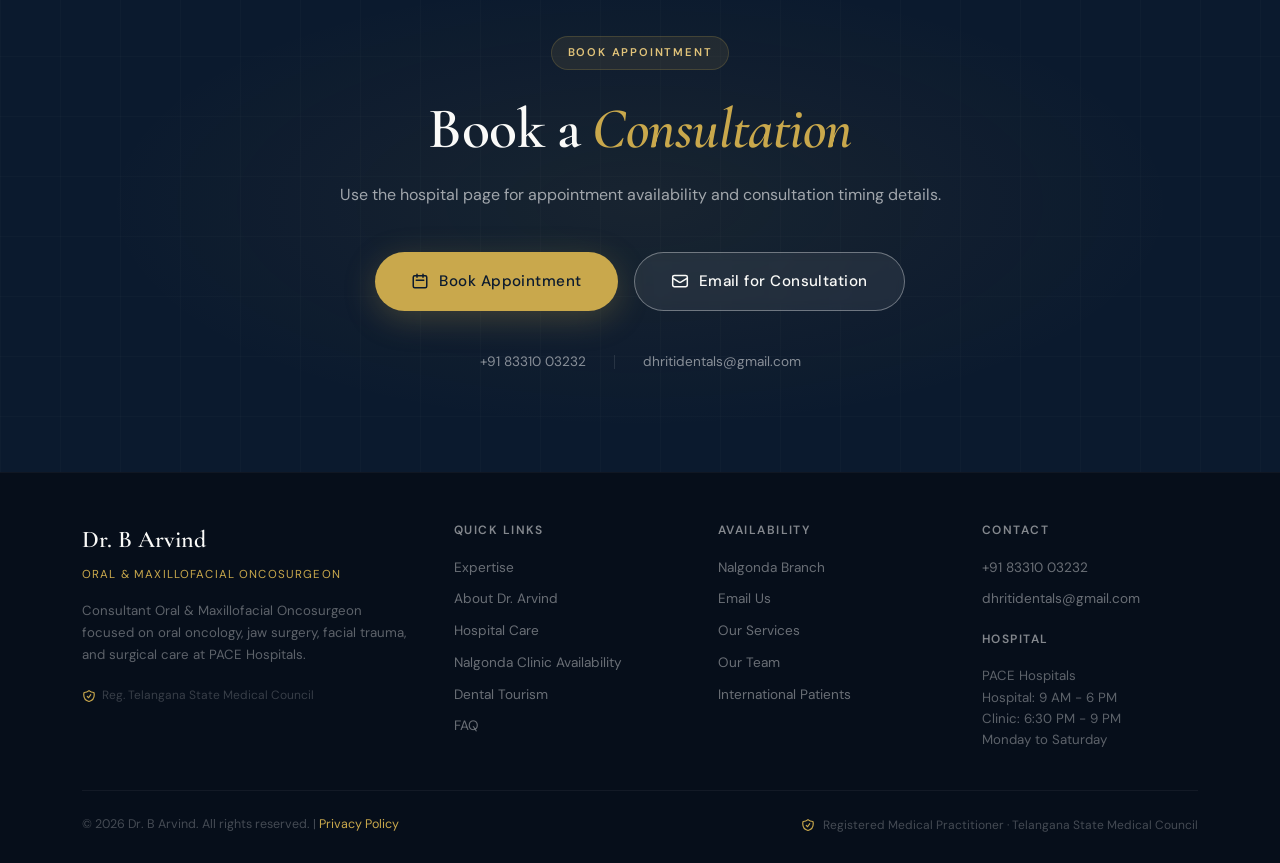
<file: maxillofacial-trauma.html>
<!DOCTYPE html>
<html lang="en">

<head>
  <meta charset="UTF-8" />
  <meta name="viewport" content="width=device-width, initial-scale=1.0" />
  <meta name="description"
    content="Maxillofacial Trauma information page for Dr. B Arvind. Detailed clinical content will be added later." />
  <meta name="keywords"
    content="oral surgeon hyderabad, maxillofacial surgeon hyderabad, oral cancer surgery, jaw surgery, facial trauma, PACE hospitals" />
  <meta property="og:title" content="Dr. B Arvind | Oral & Maxillofacial Oncosurgeon, Hyderabad" />
  <meta property="og:description"
    content="Maxillofacial Trauma information page for Dr. B Arvind. Detailed clinical content will be added later." />
  <title>Maxillofacial Trauma | Dr. B Arvind</title>
  <link rel="stylesheet" href="./assets/css/style.css" />
  <link rel="preconnect" href="https://fonts.googleapis.com" />
  <link rel="preconnect" href="https://fonts.gstatic.com" crossorigin />
</head>

<body>

<!-- ============================================================
     NAVIGATION
============================================================ -->
  <nav id="navbar">
    <div class="container">
      <div class="nav-inner">
        <a href="index.html" class="nav-brand">
          <span class="nav-brand-name">Dr. B Arvind</span>
          <span class="nav-brand-title">Oral & Maxillofacial Oncosurgeon</span>
        </a>

        <div class="nav-links">
          <a href="index.html#expertise">Expertise</a>
          <a href="about.html">About</a>
          <a href="hospital.html">Hospital</a>
          <a href="hospital.html">Locations</a>
          <a href="faqs.html">FAQ</a>
        </div>

        <div class="nav-cta">
          <a href="hospital.html" class="btn btn--outline-white btn--sm">Availability</a>
          <a href="hospital.html" class="btn btn--primary btn--sm">
            <svg xmlns="http://www.w3.org/2000/svg" fill="none" viewBox="0 0 24 24" stroke-width="2"
              stroke="currentColor">
              <path stroke-linecap="round" stroke-linejoin="round"
                d="M8 7V3m8 4V3m-9 8h10M5 21h14a2 2 0 002-2V7a2 2 0 00-2-2H5a2 2 0 00-2 2v12a2 2 0 002 2z" />
            </svg>
            Book Appointment
          </a>
        </div>

        <button class="hamburger" id="hamburger" aria-label="Open menu">
          <span></span><span></span><span></span>
        </button>
      </div>
    </div>
  </nav>

  <!-- Mobile Menu -->
  <div class="mobile-menu-overlay" id="mobileOverlay"></div>
  <div class="mobile-menu" id="mobileMenu">
    <button class="mobile-menu-close" id="mobileClose" aria-label="Close menu">
      <svg xmlns="http://www.w3.org/2000/svg" width="24" height="24" fill="none" viewBox="0 0 24 24" stroke-width="2"
        stroke="currentColor">
        <path stroke-linecap="round" stroke-linejoin="round" d="M6 18L18 6M6 6l12 12" />
      </svg>
    </button>
    <div class="mobile-nav-links">
      <a href="index.html#expertise">Expertise</a>
      <a href="about.html">About</a>
      <a href="hospital.html">Hospital</a>
      <a href="hospital.html">Availability</a>
      <a href="hospital.html">Locations</a>
      <a href="hospital.html">Dental Tourism</a>
      <a href="faqs.html">FAQ</a>
    </div>
    <div class="mobile-cta">
      <a href="hospital.html" class="btn btn--outline-gold">View Availability</a>
      <a href="hospital.html" class="btn btn--primary">Book Appointment</a>
    </div>
  </div>

  <section id="hero">
    <div class="hero-bg-pattern"></div>
    <div class="hero-grid-overlay"></div>
    <div class="container">
      <div class="cta-content fade-up" style="text-align:center; padding-top: 40px;">
        <div class="hero-badge" style="margin: 0 auto 24px; width: fit-content;">
          <span class="hero-badge-dot"></span>
          Area of Expertise
        </div>
        <h1 class="hero-name">Maxillofacial Trauma</h1>
        <p class="hero-headline" style="margin-left:auto; margin-right:auto;">Specialist care for facial injuries, jaw fractures, soft tissue trauma, and condylar fractures in maxillofacial trauma.</p>
      </div>
    </div>
  </section>

  <section id="expertise-detail" style="padding: 100px 0; background: var(--white);">
    <div class="container">
      <div class="hospital-layout">
        <div class="hospital-content fade-up">
            <h2 class="section-title section-title--lg" style="color: var(--navy); margin-bottom: 20px;">Maxillofacial Trauma</h2>

            <p>Maxillofacial trauma involves injuries to the face, jaws, and surrounding structures, commonly resulting from road traffic accidents, falls, or assaults. These injuries may affect facial bones, teeth, soft tissues, and function, requiring timely and specialized care.</p>

            <p>Dr. Arvind provides comprehensive management of facial trauma, focusing on both functional recovery and aesthetic restoration:</p>

            <ul>
            <li>Emergency assessment and stabilization</li>
            <li>Management of facial fractures (jaw, cheekbone, orbital bones)</li>
            <li>Open reduction and internal fixation (ORIF) for precise alignment</li>
            <li>Soft tissue repair and scar minimization</li>
            <li>Dental and occlusal rehabilitation</li>
            </ul>
        </div>
        <div class="hospital-visual fade-up fade-up-delay-1">
          <div class="hospital-visual-title">Image Placeholder</div>
          <div class="hospital-visual-sub">Professional surgical graphic or clinical image to be added.</div>
          <div class="hospital-procedures">
            <div class="hospital-procedure-item"><span>Surgeon photo placeholder</span></div>
            <div class="hospital-procedure-item"><span>Surgical graphic placeholder</span></div>
          </div>
        </div>
      </div>
    </div>
  </section>

  <section id="final-cta">
    <div class="container">
      <div class="cta-content fade-up">
        <div class="cta-eyebrow">Book Appointment</div>
        <h2 class="cta-title">Book a <em>Consultation</em></h2>
        <p class="cta-subtitle">Use the hospital page for appointment availability and consultation timing details.</p>
        <div class="cta-buttons">
          <a href="hospital.html" class="btn btn--primary" style="padding: 16px 36px; font-size: 0.95rem;"><svg xmlns="http://www.w3.org/2000/svg" fill="none" viewBox="0 0 24 24" stroke-width="2" stroke="currentColor"><path stroke-linecap="round" stroke-linejoin="round" d="M8 7V3m8 4V3m-9 8h10M5 21h14a2 2 0 002-2V7a2 2 0 00-2-2H5a2 2 0 00-2 2v12a2 2 0 002 2z" /></svg> Book Appointment</a>
          <a href="mailto:dhritidentals@gmail.com" class="btn btn--outline-white" style="padding: 16px 36px; font-size: 0.95rem;"><svg xmlns="http://www.w3.org/2000/svg" fill="none" viewBox="0 0 24 24" stroke-width="2" stroke="currentColor"><path stroke-linecap="round" stroke-linejoin="round" d="M21.75 6.75v10.5a2.25 2.25 0 01-2.25 2.25h-15a2.25 2.25 0 01-2.25-2.25V6.75m19.5 0A2.25 2.25 0 0019.5 4.5h-15a2.25 2.25 0 00-2.25 2.25m19.5 0v.243a2.25 2.25 0 01-1.07 1.916l-7.5 4.615a2.25 2.25 0 01-2.36 0L3.32 8.91a2.25 2.25 0 01-1.07-1.916V6.75" /></svg> Email for Consultation</a>
        </div>
        <div class="cta-contact-row">
          <a href="tel:+918331003232" class="cta-contact-item">+91 83310 03232</a>
          <span style="width:1px;height:14px;background:rgba(255,255,255,0.1);"></span>
          <a href="mailto:dhritidentals@gmail.com" class="cta-contact-item">dhritidentals@gmail.com</a>
        </div>
      </div>
    </div>
  </section>

  <!-- ============================================================
     FOOTER
============================================================ -->
  <footer>
    <div class="container">
      <div class="footer-grid">
        <div>
          <div class="footer-brand-name">Dr. B Arvind</div>
          <div class="footer-brand-title">Oral & Maxillofacial Oncosurgeon</div>
          <p class="footer-brand-desc">Consultant Oral & Maxillofacial Oncosurgeon focused on oral oncology, jaw surgery, facial trauma, and surgical care at PACE Hospitals.</p>
          <div style="font-size: 0.75rem; color: rgba(255,255,255,0.2); display:flex; align-items:center; gap:6px;">
            <svg xmlns="http://www.w3.org/2000/svg" fill="none" viewBox="0 0 24 24" stroke-width="2"
              stroke="currentColor" style="width:14px;height:14px;color:var(--gold);flex-shrink:0;">
              <path stroke-linecap="round" stroke-linejoin="round"
                d="M9 12.75L11.25 15 15 9.75m-3-7.036A11.959 11.959 0 013.598 6 11.99 11.99 0 003 9.749c0 5.592 3.824 10.29 9 11.623 5.176-1.332 9-6.03 9-11.622 0-1.31-.21-2.571-.598-3.751h-.152c-3.196 0-6.1-1.248-8.25-3.285z" />
            </svg>
            Reg. Telangana State Medical Council
          </div>
        </div>

        <div>
          <div class="footer-col-title">Quick Links</div>
          <div class="footer-links">
            <a href="index.html#expertise">Expertise</a>
            <a href="about.html">About Dr. Arvind</a>
            <a href="hospital.html">Hospital Care</a>
            <a href="hospital.html">Nalgonda Clinic Availability</a>
            <a href="hospital.html">Dental Tourism</a>
            <a href="faqs.html">FAQ</a>
          </div>
        </div>

        <div>
          <div class="footer-col-title">Availability</div>
          <div class="footer-links">
            <a href="tel:+918331003232">Nalgonda Branch</a>
            <a href="mailto:dhritidentals@gmail.com">Email Us</a>
            <a href="hospital.html">Our Services</a>
            <a href="hospital.html">Our Team</a>
            <a href="hospital.html">International Patients</a>
          </div>
        </div>

        <div>
          <div class="footer-col-title">Contact</div>
          <div class="footer-links">
            <a href="tel:+918331003232">+91 83310 03232</a>
            <a href="mailto:dhritidentals@gmail.com">dhritidentals@gmail.com</a>
          </div>
          <div style="margin-top: 20px;">
            <div class="footer-col-title">Hospital</div>
            <div style="font-size:0.83rem; color: rgba(255,255,255,0.35); margin-top: 8px; line-height:1.6;">
              PACE Hospitals<br />Hospital: 9 AM - 6 PM<br />Clinic: 6:30 PM - 9 PM<br />Monday to Saturday
            </div>
          </div>
        </div>
      </div>

      <div class="footer-bottom">
        <p>&copy; 2026 Dr. B Arvind. All rights reserved. | <a href="#">Privacy Policy</a></p>
        <div class="footer-reg">
          <svg xmlns="http://www.w3.org/2000/svg" fill="none" viewBox="0 0 24 24" stroke-width="2"
            stroke="currentColor">
            <path stroke-linecap="round" stroke-linejoin="round"
              d="M9 12.75L11.25 15 15 9.75m-3-7.036A11.959 11.959 0 013.598 6 11.99 11.99 0 003 9.749c0 5.592 3.824 10.29 9 11.623 5.176-1.332 9-6.03 9-11.622 0-1.31-.21-2.571-.598-3.751h-.152c-3.196 0-6.1-1.248-8.25-3.285z" />
          </svg>
          Registered Medical Practitioner · Telangana State Medical Council
        </div>
      </div>
    </div>
  </footer>



  <script src="assets/js/main.js"></script>
</body>

</html>
</file>
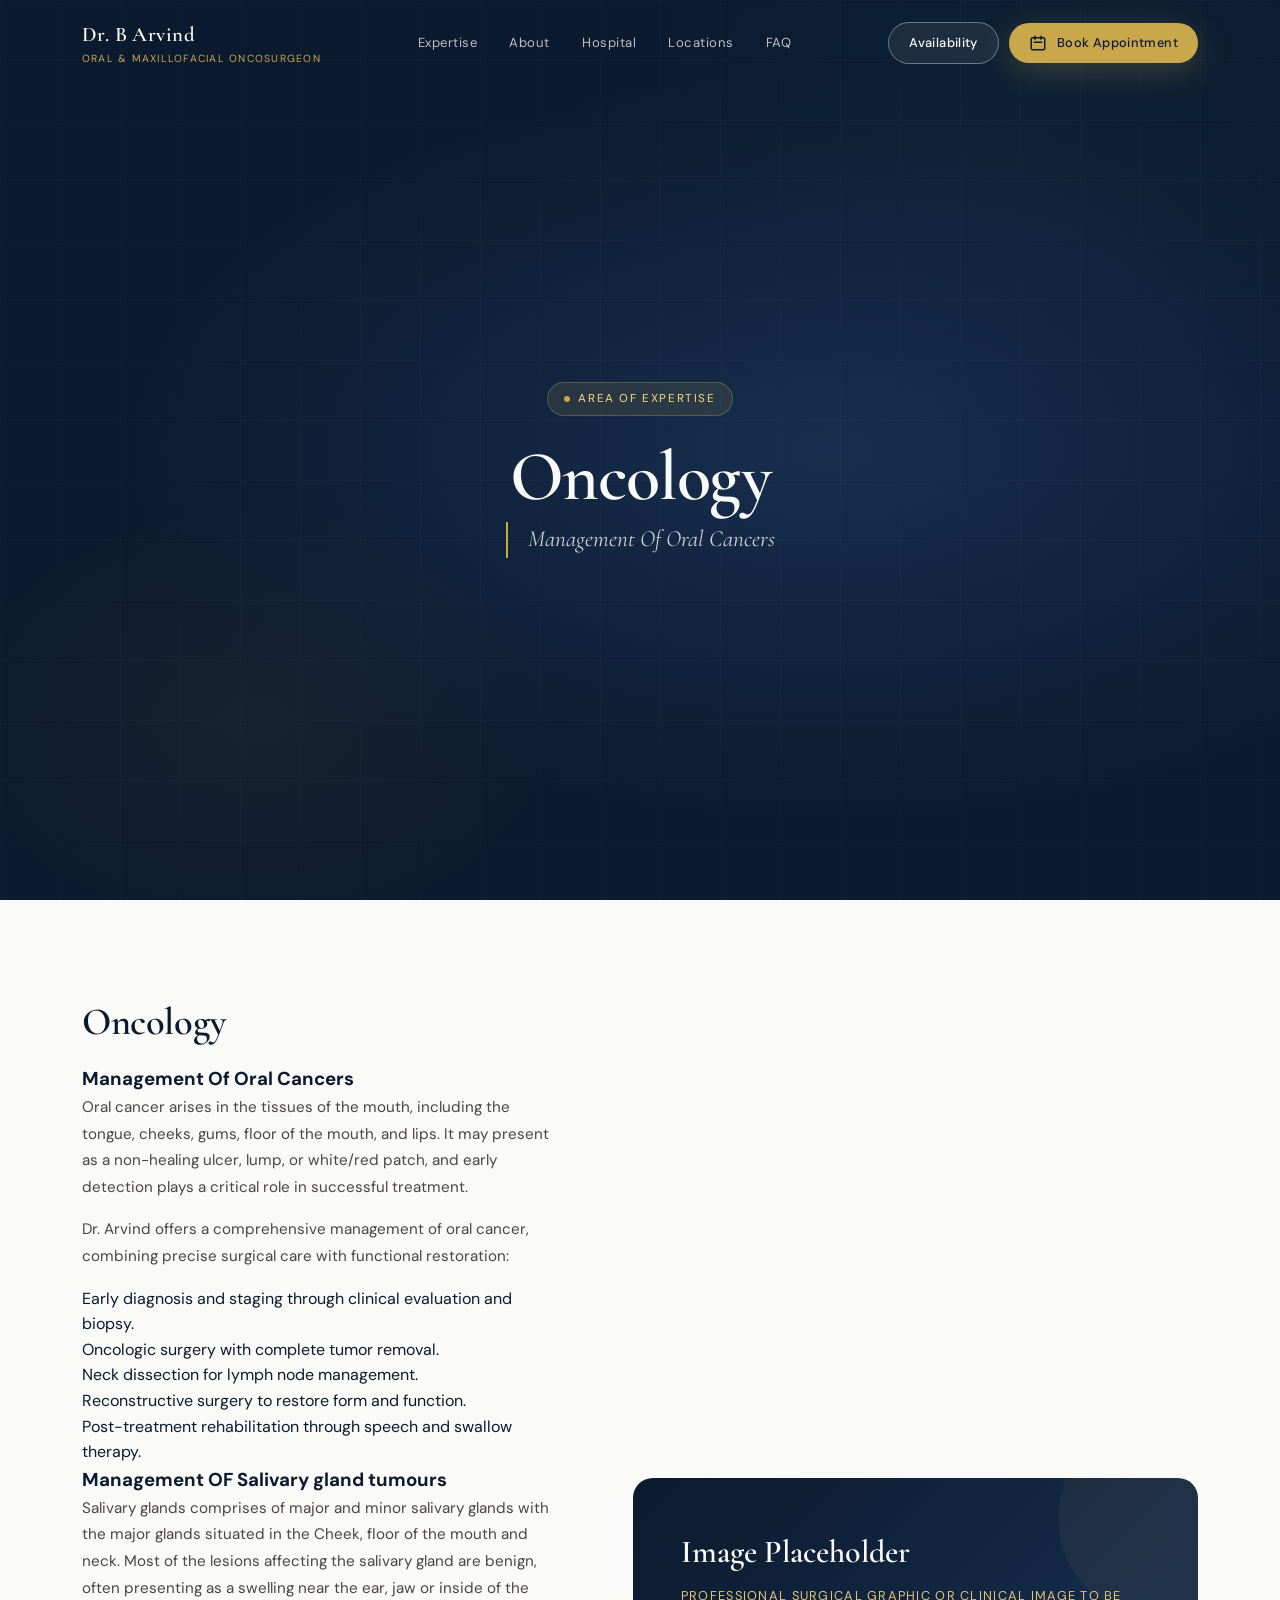
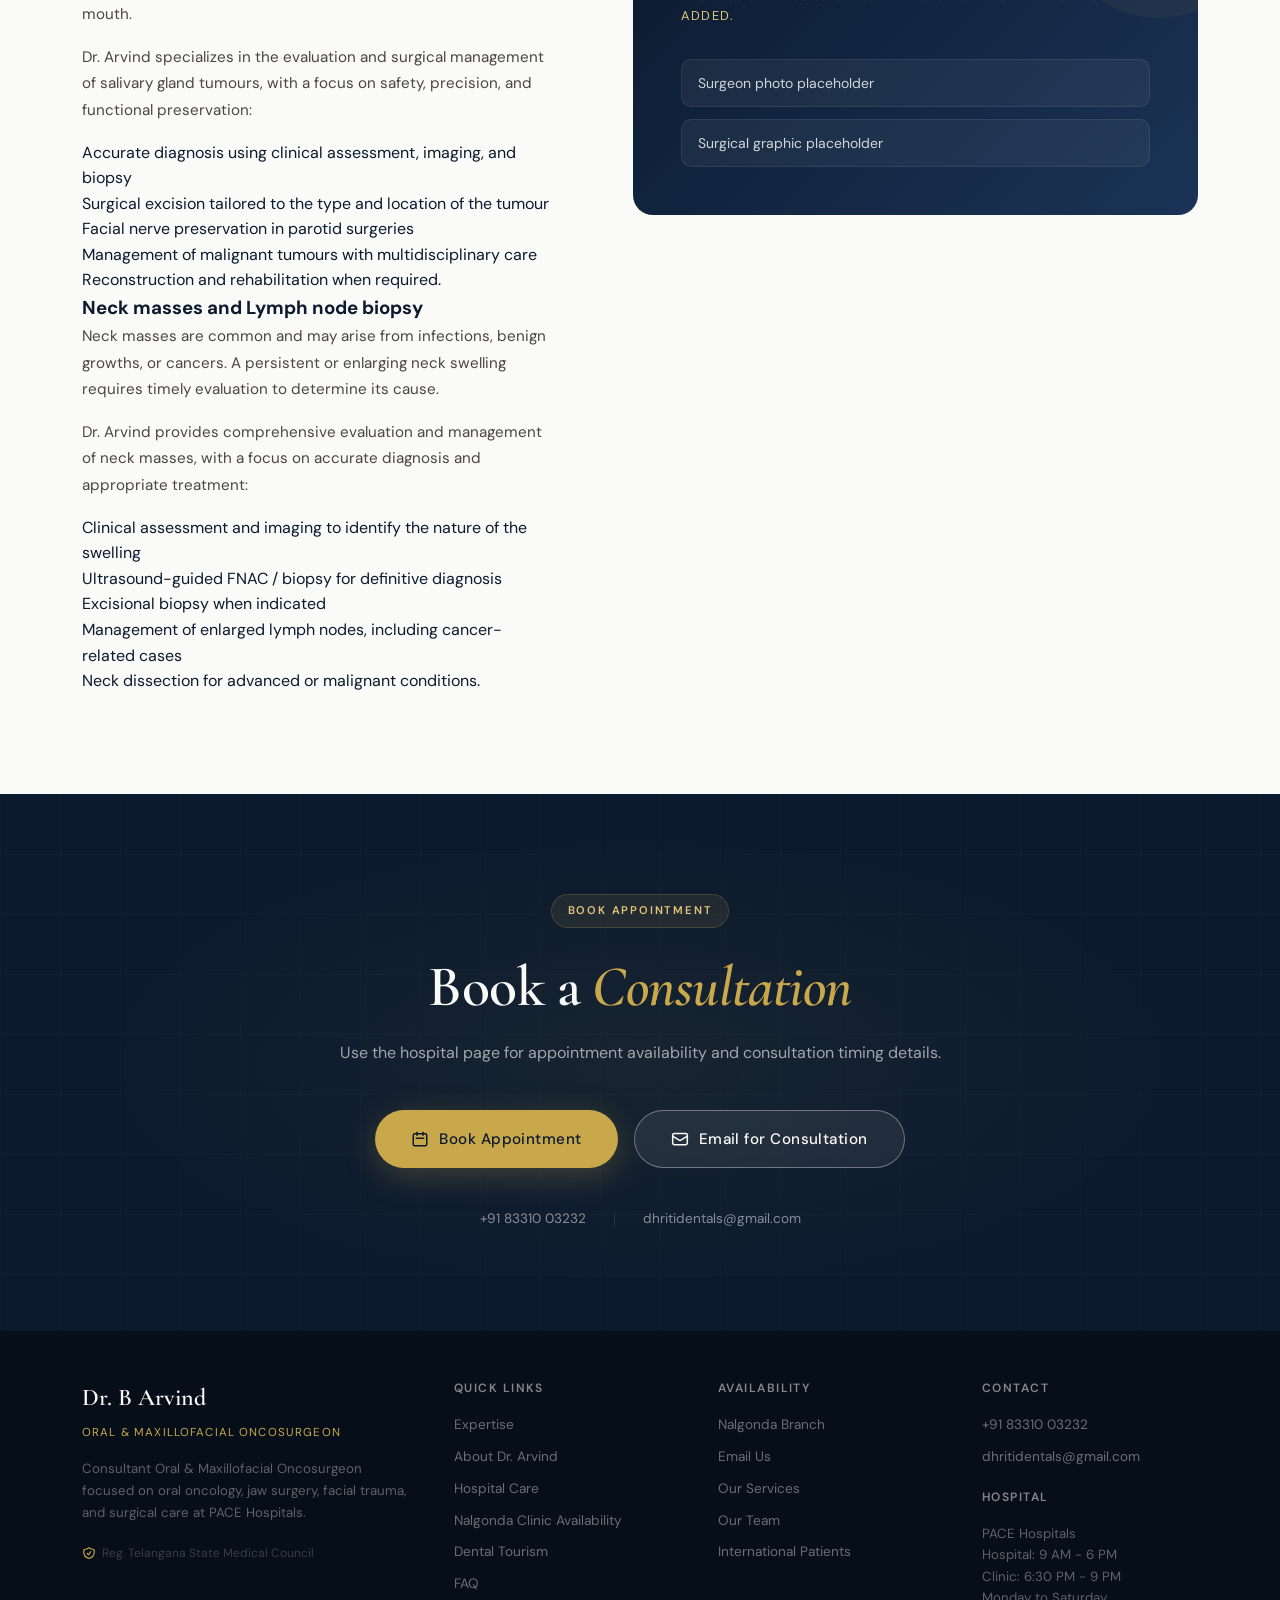
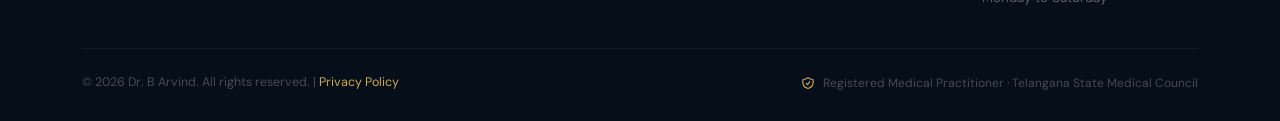
<file: oncology.html>
<!DOCTYPE html>
<html lang="en">

<head>
  <meta charset="UTF-8" />
  <meta name="viewport" content="width=device-width, initial-scale=1.0" />
  <meta name="description"
    content="Oncology information page for Dr. B Arvind. Detailed clinical content will be added later." />
  <meta name="keywords"
    content="oral surgeon hyderabad, maxillofacial surgeon hyderabad, oral cancer surgery, jaw surgery, facial trauma, PACE hospitals" />
  <meta property="og:title" content="Dr. B Arvind | Oral & Maxillofacial Oncosurgeon, Hyderabad" />
  <meta property="og:description"
    content="Oncology information page for Dr. B Arvind. Detailed clinical content will be added later." />
  <title>Oncology | Dr. B Arvind</title>
  <link rel="stylesheet" href="./assets/css/style.css" />
  <link rel="preconnect" href="https://fonts.googleapis.com" />
  <link rel="preconnect" href="https://fonts.gstatic.com" crossorigin />
</head>

<body>

<!-- ============================================================
     NAVIGATION
============================================================ -->
  <nav id="navbar">
    <div class="container">
      <div class="nav-inner">
        <a href="index.html" class="nav-brand">
          <span class="nav-brand-name">Dr. B Arvind</span>
          <span class="nav-brand-title">Oral & Maxillofacial Oncosurgeon</span>
        </a>

        <div class="nav-links">
          <a href="index.html#expertise">Expertise</a>
          <a href="about.html">About</a>
          <a href="hospital.html">Hospital</a>
          <a href="hospital.html">Locations</a>
          <a href="faqs.html">FAQ</a>
        </div>

        <div class="nav-cta">
          <a href="hospital.html" class="btn btn--outline-white btn--sm">Availability</a>
          <a href="hospital.html" class="btn btn--primary btn--sm">
            <svg xmlns="http://www.w3.org/2000/svg" fill="none" viewBox="0 0 24 24" stroke-width="2"
              stroke="currentColor">
              <path stroke-linecap="round" stroke-linejoin="round"
                d="M8 7V3m8 4V3m-9 8h10M5 21h14a2 2 0 002-2V7a2 2 0 00-2-2H5a2 2 0 00-2 2v12a2 2 0 002 2z" />
            </svg>
            Book Appointment
          </a>
        </div>

        <button class="hamburger" id="hamburger" aria-label="Open menu">
          <span></span><span></span><span></span>
        </button>
      </div>
    </div>
  </nav>

  <!-- Mobile Menu -->
  <div class="mobile-menu-overlay" id="mobileOverlay"></div>
  <div class="mobile-menu" id="mobileMenu">
    <button class="mobile-menu-close" id="mobileClose" aria-label="Close menu">
      <svg xmlns="http://www.w3.org/2000/svg" width="24" height="24" fill="none" viewBox="0 0 24 24" stroke-width="2"
        stroke="currentColor">
        <path stroke-linecap="round" stroke-linejoin="round" d="M6 18L18 6M6 6l12 12" />
      </svg>
    </button>
    <div class="mobile-nav-links">
      <a href="index.html#expertise">Expertise</a>
      <a href="about.html">About</a>
      <a href="hospital.html">Hospital</a>
      <a href="hospital.html">Availability</a>
      <a href="hospital.html">Locations</a>
      <a href="hospital.html">Dental Tourism</a>
      <a href="faqs.html">FAQ</a>
    </div>
    <div class="mobile-cta">
      <a href="hospital.html" class="btn btn--outline-gold">View Availability</a>
      <a href="hospital.html" class="btn btn--primary">Book Appointment</a>
    </div>
  </div>

  <section id="hero">
    <div class="hero-bg-pattern"></div>
    <div class="hero-grid-overlay"></div>
    <div class="container">
      <div class="cta-content fade-up" style="text-align:center; padding-top: 40px;">
        <div class="hero-badge" style="margin: 0 auto 24px; width: fit-content;">
          <span class="hero-badge-dot"></span>
          Area of Expertise
        </div>
        <h1 class="hero-name">Oncology</h1>
        <p class="hero-headline" style="margin-left:auto; margin-right:auto;">Management Of Oral Cancers</p>
      </div>
    </div>
  </section>

  <section id="expertise-detail" style="padding: 100px 0; background: var(--white);">
    <div class="container">
      <div class="hospital-layout">
        <div class="hospital-content fade-up">
            <h2 class="section-title section-title--lg" style="color: var(--navy); margin-bottom: 20px;">Oncology</h2>

            <h3>Management Of Oral Cancers</h3>

            <p>Oral cancer arises in the tissues of the mouth, including the tongue, cheeks, gums, floor of the mouth, and lips. It may present as a non-healing ulcer, lump, or white/red patch, and early detection plays a critical role in successful treatment.</p>

            <p>Dr. Arvind offers a comprehensive management of oral cancer, combining precise surgical care with functional restoration:</p>

            <ul>
            <li>Early diagnosis and staging through clinical evaluation and biopsy.</li>
            <li>Oncologic surgery with complete tumor removal.</li>
            <li>Neck dissection for lymph node management.</li>
            <li>Reconstructive surgery to restore form and function.</li>
            <li>Post-treatment rehabilitation through speech and swallow therapy.</li>
            </ul>

            <h3>Management OF Salivary gland tumours</h3>

            <p>Salivary glands comprises of major and minor salivary glands with the major glands situated in the Cheek, floor of the mouth and neck. Most of the lesions affecting the salivary gland are benign, often presenting as a swelling near the ear, jaw or inside of the mouth.</p>

            <p>Dr. Arvind specializes in the evaluation and surgical management of salivary gland tumours, with a focus on safety, precision, and functional preservation:</p>

            <ul>
            <li>Accurate diagnosis using clinical assessment, imaging, and biopsy</li>
            <li>Surgical excision tailored to the type and location of the tumour</li>
            <li>Facial nerve preservation in parotid surgeries</li>
            <li>Management of malignant tumours with multidisciplinary care</li>
            <li>Reconstruction and rehabilitation when required.</li>
            </ul>

            <h3>Neck masses and Lymph node biopsy</h3>

            <p>Neck masses are common and may arise from infections, benign growths, or cancers. A persistent or enlarging neck swelling requires timely evaluation to determine its cause.</p>

            <p>Dr. Arvind provides comprehensive evaluation and management of neck masses, with a focus on accurate diagnosis and appropriate treatment:</p>

            <ul>
            <li>Clinical assessment and imaging to identify the nature of the swelling</li>
            <li>Ultrasound-guided FNAC / biopsy for definitive diagnosis</li>
            <li>Excisional biopsy when indicated</li>
            <li>Management of enlarged lymph nodes, including cancer-related cases</li>
            <li>Neck dissection for advanced or malignant conditions.</li>
            </ul>
        </div>
        <div class="hospital-visual fade-up fade-up-delay-1">
          <div class="hospital-visual-title">Image Placeholder</div>
          <div class="hospital-visual-sub">Professional surgical graphic or clinical image to be added.</div>
          <div class="hospital-procedures">
            <div class="hospital-procedure-item"><span>Surgeon photo placeholder</span></div>
            <div class="hospital-procedure-item"><span>Surgical graphic placeholder</span></div>
          </div>
        </div>
      </div>
    </div>
  </section>

  <section id="final-cta">
    <div class="container">
      <div class="cta-content fade-up">
        <div class="cta-eyebrow">Book Appointment</div>
        <h2 class="cta-title">Book a <em>Consultation</em></h2>
        <p class="cta-subtitle">Use the hospital page for appointment availability and consultation timing details.</p>
        <div class="cta-buttons">
          <a href="hospital.html" class="btn btn--primary" style="padding: 16px 36px; font-size: 0.95rem;"><svg xmlns="http://www.w3.org/2000/svg" fill="none" viewBox="0 0 24 24" stroke-width="2" stroke="currentColor"><path stroke-linecap="round" stroke-linejoin="round" d="M8 7V3m8 4V3m-9 8h10M5 21h14a2 2 0 002-2V7a2 2 0 00-2-2H5a2 2 0 00-2 2v12a2 2 0 002 2z" /></svg> Book Appointment</a>
          <a href="mailto:dhritidentals@gmail.com" class="btn btn--outline-white" style="padding: 16px 36px; font-size: 0.95rem;"><svg xmlns="http://www.w3.org/2000/svg" fill="none" viewBox="0 0 24 24" stroke-width="2" stroke="currentColor"><path stroke-linecap="round" stroke-linejoin="round" d="M21.75 6.75v10.5a2.25 2.25 0 01-2.25 2.25h-15a2.25 2.25 0 01-2.25-2.25V6.75m19.5 0A2.25 2.25 0 0019.5 4.5h-15a2.25 2.25 0 00-2.25 2.25m19.5 0v.243a2.25 2.25 0 01-1.07 1.916l-7.5 4.615a2.25 2.25 0 01-2.36 0L3.32 8.91a2.25 2.25 0 01-1.07-1.916V6.75" /></svg> Email for Consultation</a>
        </div>
        <div class="cta-contact-row">
          <a href="tel:+918331003232" class="cta-contact-item">+91 83310 03232</a>
          <span style="width:1px;height:14px;background:rgba(255,255,255,0.1);"></span>
          <a href="mailto:dhritidentals@gmail.com" class="cta-contact-item">dhritidentals@gmail.com</a>
        </div>
      </div>
    </div>
  </section>

  <!-- ============================================================
     FOOTER
============================================================ -->
  <footer>
    <div class="container">
      <div class="footer-grid">
        <div>
          <div class="footer-brand-name">Dr. B Arvind</div>
          <div class="footer-brand-title">Oral & Maxillofacial Oncosurgeon</div>
          <p class="footer-brand-desc">Consultant Oral & Maxillofacial Oncosurgeon focused on oral oncology, jaw surgery, facial trauma, and surgical care at PACE Hospitals.</p>
          <div style="font-size: 0.75rem; color: rgba(255,255,255,0.2); display:flex; align-items:center; gap:6px;">
            <svg xmlns="http://www.w3.org/2000/svg" fill="none" viewBox="0 0 24 24" stroke-width="2"
              stroke="currentColor" style="width:14px;height:14px;color:var(--gold);flex-shrink:0;">
              <path stroke-linecap="round" stroke-linejoin="round"
                d="M9 12.75L11.25 15 15 9.75m-3-7.036A11.959 11.959 0 013.598 6 11.99 11.99 0 003 9.749c0 5.592 3.824 10.29 9 11.623 5.176-1.332 9-6.03 9-11.622 0-1.31-.21-2.571-.598-3.751h-.152c-3.196 0-6.1-1.248-8.25-3.285z" />
            </svg>
            Reg. Telangana State Medical Council
          </div>
        </div>

        <div>
          <div class="footer-col-title">Quick Links</div>
          <div class="footer-links">
            <a href="index.html#expertise">Expertise</a>
            <a href="about.html">About Dr. Arvind</a>
            <a href="hospital.html">Hospital Care</a>
            <a href="hospital.html">Nalgonda Clinic Availability</a>
            <a href="hospital.html">Dental Tourism</a>
            <a href="faqs.html">FAQ</a>
          </div>
        </div>

        <div>
          <div class="footer-col-title">Availability</div>
          <div class="footer-links">
            <a href="tel:+918331003232">Nalgonda Branch</a>
            <a href="mailto:dhritidentals@gmail.com">Email Us</a>
            <a href="hospital.html">Our Services</a>
            <a href="hospital.html">Our Team</a>
            <a href="hospital.html">International Patients</a>
          </div>
        </div>

        <div>
          <div class="footer-col-title">Contact</div>
          <div class="footer-links">
            <a href="tel:+918331003232">+91 83310 03232</a>
            <a href="mailto:dhritidentals@gmail.com">dhritidentals@gmail.com</a>
          </div>
          <div style="margin-top: 20px;">
            <div class="footer-col-title">Hospital</div>
            <div style="font-size:0.83rem; color: rgba(255,255,255,0.35); margin-top: 8px; line-height:1.6;">
              PACE Hospitals<br />Hospital: 9 AM - 6 PM<br />Clinic: 6:30 PM - 9 PM<br />Monday to Saturday
            </div>
          </div>
        </div>
      </div>

      <div class="footer-bottom">
        <p>&copy; 2026 Dr. B Arvind. All rights reserved. | <a href="#">Privacy Policy</a></p>
        <div class="footer-reg">
          <svg xmlns="http://www.w3.org/2000/svg" fill="none" viewBox="0 0 24 24" stroke-width="2"
            stroke="currentColor">
            <path stroke-linecap="round" stroke-linejoin="round"
              d="M9 12.75L11.25 15 15 9.75m-3-7.036A11.959 11.959 0 013.598 6 11.99 11.99 0 003 9.749c0 5.592 3.824 10.29 9 11.623 5.176-1.332 9-6.03 9-11.622 0-1.31-.21-2.571-.598-3.751h-.152c-3.196 0-6.1-1.248-8.25-3.285z" />
          </svg>
          Registered Medical Practitioner · Telangana State Medical Council
        </div>
      </div>
    </div>
  </footer>



  <script src="assets/js/main.js"></script>
</body>

</html>
</file>
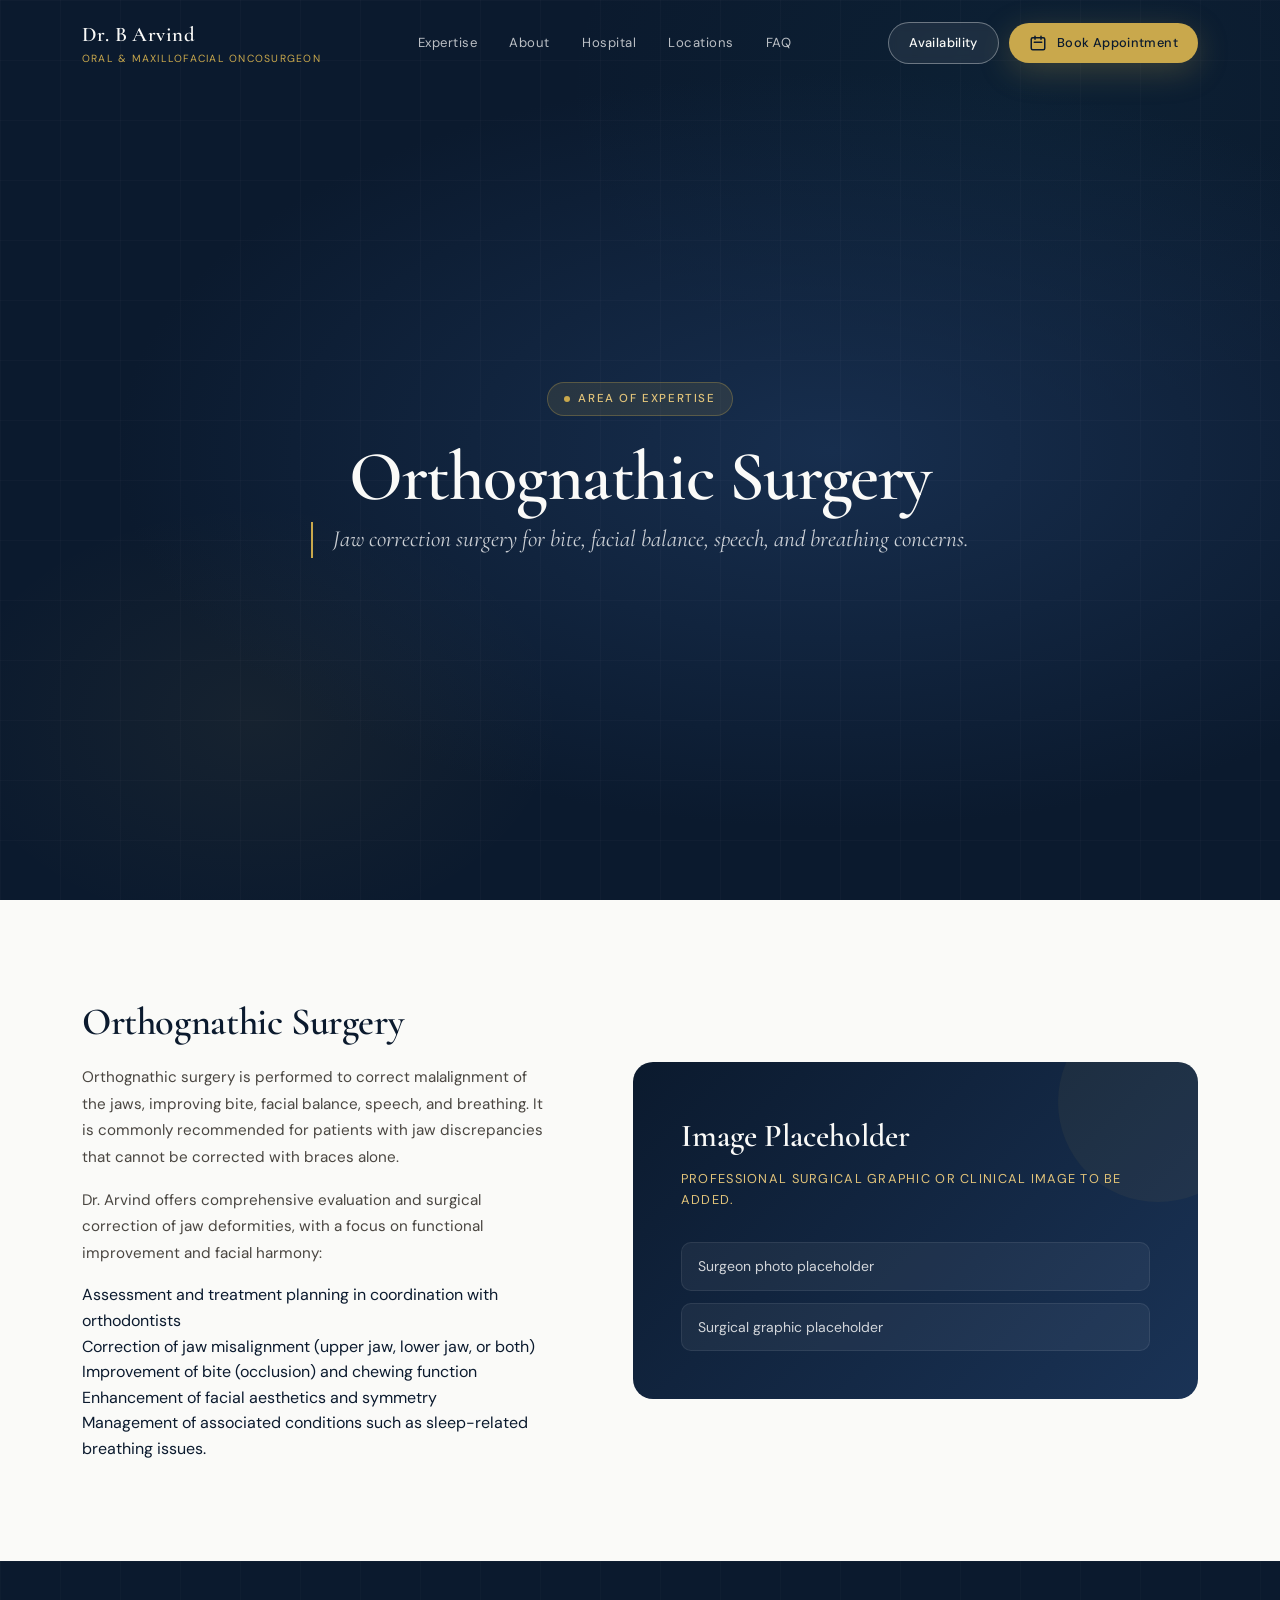
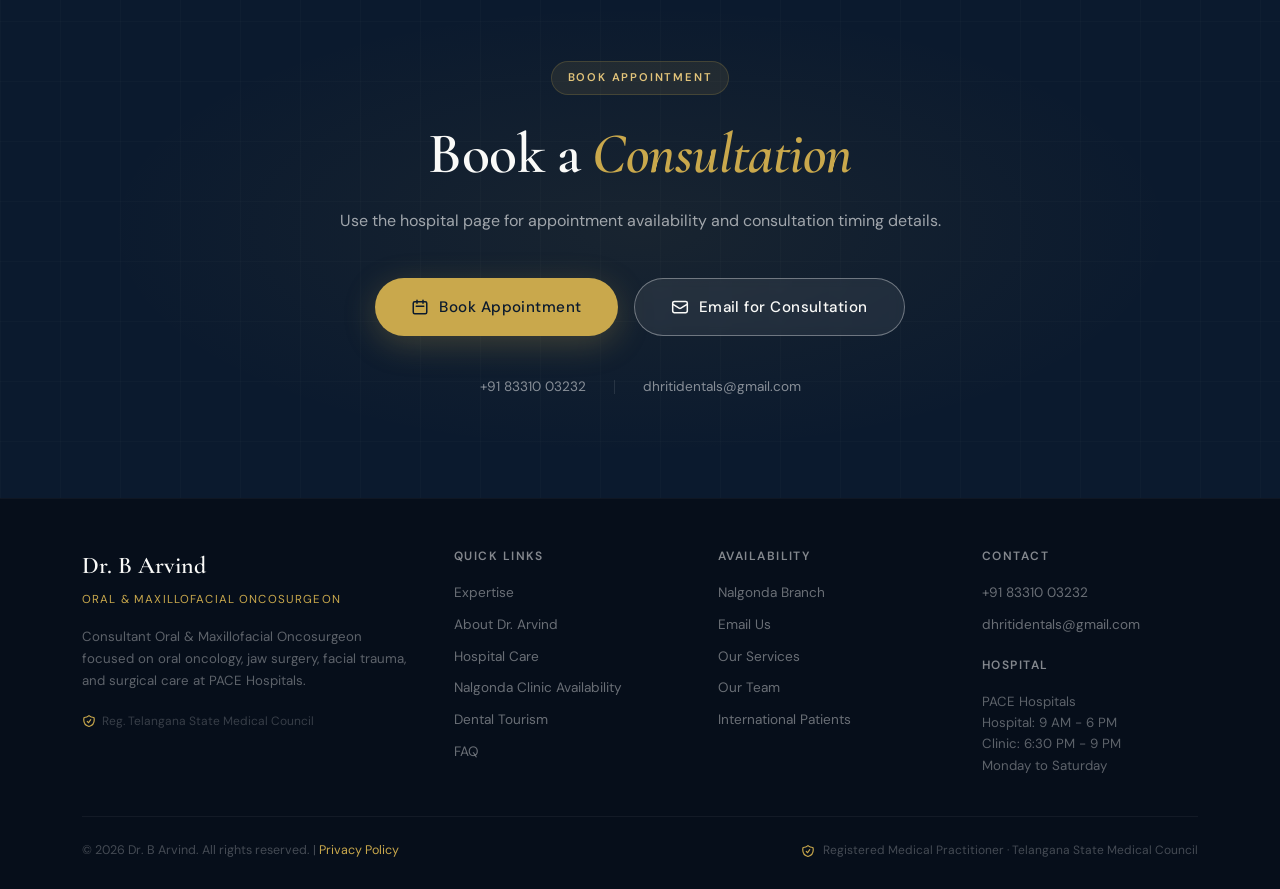
<file: orthognathic-surgery.html>
<!DOCTYPE html>
<html lang="en">

<head>
  <meta charset="UTF-8" />
  <meta name="viewport" content="width=device-width, initial-scale=1.0" />
  <meta name="description"
    content="Orthognathic Surgery information page for Dr. B Arvind. Detailed clinical content will be added later." />
  <meta name="keywords"
    content="oral surgeon hyderabad, maxillofacial surgeon hyderabad, oral cancer surgery, jaw surgery, facial trauma, PACE hospitals" />
  <meta property="og:title" content="Dr. B Arvind | Oral & Maxillofacial Oncosurgeon, Hyderabad" />
  <meta property="og:description"
    content="Orthognathic Surgery information page for Dr. B Arvind. Detailed clinical content will be added later." />
  <title>Orthognathic Surgery | Dr. B Arvind</title>
  <link rel="stylesheet" href="./assets/css/style.css" />
  <link rel="preconnect" href="https://fonts.googleapis.com" />
  <link rel="preconnect" href="https://fonts.gstatic.com" crossorigin />
</head>

<body>

<!-- ============================================================
     NAVIGATION
============================================================ -->
  <nav id="navbar">
    <div class="container">
      <div class="nav-inner">
        <a href="index.html" class="nav-brand">
          <span class="nav-brand-name">Dr. B Arvind</span>
          <span class="nav-brand-title">Oral & Maxillofacial Oncosurgeon</span>
        </a>

        <div class="nav-links">
          <a href="index.html#expertise">Expertise</a>
          <a href="about.html">About</a>
          <a href="hospital.html">Hospital</a>
          <a href="hospital.html">Locations</a>
          <a href="faqs.html">FAQ</a>
        </div>

        <div class="nav-cta">
          <a href="hospital.html" class="btn btn--outline-white btn--sm">Availability</a>
          <a href="hospital.html" class="btn btn--primary btn--sm">
            <svg xmlns="http://www.w3.org/2000/svg" fill="none" viewBox="0 0 24 24" stroke-width="2"
              stroke="currentColor">
              <path stroke-linecap="round" stroke-linejoin="round"
                d="M8 7V3m8 4V3m-9 8h10M5 21h14a2 2 0 002-2V7a2 2 0 00-2-2H5a2 2 0 00-2 2v12a2 2 0 002 2z" />
            </svg>
            Book Appointment
          </a>
        </div>

        <button class="hamburger" id="hamburger" aria-label="Open menu">
          <span></span><span></span><span></span>
        </button>
      </div>
    </div>
  </nav>

  <!-- Mobile Menu -->
  <div class="mobile-menu-overlay" id="mobileOverlay"></div>
  <div class="mobile-menu" id="mobileMenu">
    <button class="mobile-menu-close" id="mobileClose" aria-label="Close menu">
      <svg xmlns="http://www.w3.org/2000/svg" width="24" height="24" fill="none" viewBox="0 0 24 24" stroke-width="2"
        stroke="currentColor">
        <path stroke-linecap="round" stroke-linejoin="round" d="M6 18L18 6M6 6l12 12" />
      </svg>
    </button>
    <div class="mobile-nav-links">
      <a href="index.html#expertise">Expertise</a>
      <a href="about.html">About</a>
      <a href="hospital.html">Hospital</a>
      <a href="hospital.html">Availability</a>
      <a href="hospital.html">Locations</a>
      <a href="hospital.html">Dental Tourism</a>
      <a href="faqs.html">FAQ</a>
    </div>
    <div class="mobile-cta">
      <a href="hospital.html" class="btn btn--outline-gold">View Availability</a>
      <a href="hospital.html" class="btn btn--primary">Book Appointment</a>
    </div>
  </div>

  <section id="hero">
    <div class="hero-bg-pattern"></div>
    <div class="hero-grid-overlay"></div>
    <div class="container">
      <div class="cta-content fade-up" style="text-align:center; padding-top: 40px;">
        <div class="hero-badge" style="margin: 0 auto 24px; width: fit-content;">
          <span class="hero-badge-dot"></span>
          Area of Expertise
        </div>
        <h1 class="hero-name">Orthognathic Surgery</h1>
        <p class="hero-headline" style="margin-left:auto; margin-right:auto;">Jaw correction surgery for bite, facial balance, speech, and breathing concerns.</p>
      </div>
    </div>
  </section>

  <section id="expertise-detail" style="padding: 100px 0; background: var(--white);">
    <div class="container">
      <div class="hospital-layout">
        <div class="hospital-content fade-up">
            <h2 class="section-title section-title--lg" style="color: var(--navy); margin-bottom: 20px;">Orthognathic Surgery</h2>

            <p>Orthognathic surgery is performed to correct malalignment of the jaws, improving bite, facial balance, speech, and breathing. It is commonly recommended for patients with jaw discrepancies that cannot be corrected with braces alone.</p>

            <p>Dr. Arvind offers comprehensive evaluation and surgical correction of jaw deformities, with a focus on functional improvement and facial harmony:</p>

            <ul>
            <li>Assessment and treatment planning in coordination with orthodontists</li>
            <li>Correction of jaw misalignment (upper jaw, lower jaw, or both)</li>
            <li>Improvement of bite (occlusion) and chewing function</li>
            <li>Enhancement of facial aesthetics and symmetry</li>
            <li>Management of associated conditions such as sleep-related breathing issues.</li>
            </ul>
        </div>
        <div class="hospital-visual fade-up fade-up-delay-1">
          <div class="hospital-visual-title">Image Placeholder</div>
          <div class="hospital-visual-sub">Professional surgical graphic or clinical image to be added.</div>
          <div class="hospital-procedures">
            <div class="hospital-procedure-item"><span>Surgeon photo placeholder</span></div>
            <div class="hospital-procedure-item"><span>Surgical graphic placeholder</span></div>
          </div>
        </div>
      </div>
    </div>
  </section>

  <section id="final-cta">
    <div class="container">
      <div class="cta-content fade-up">
        <div class="cta-eyebrow">Book Appointment</div>
        <h2 class="cta-title">Book a <em>Consultation</em></h2>
        <p class="cta-subtitle">Use the hospital page for appointment availability and consultation timing details.</p>
        <div class="cta-buttons">
          <a href="hospital.html" class="btn btn--primary" style="padding: 16px 36px; font-size: 0.95rem;"><svg xmlns="http://www.w3.org/2000/svg" fill="none" viewBox="0 0 24 24" stroke-width="2" stroke="currentColor"><path stroke-linecap="round" stroke-linejoin="round" d="M8 7V3m8 4V3m-9 8h10M5 21h14a2 2 0 002-2V7a2 2 0 00-2-2H5a2 2 0 00-2 2v12a2 2 0 002 2z" /></svg> Book Appointment</a>
          <a href="mailto:dhritidentals@gmail.com" class="btn btn--outline-white" style="padding: 16px 36px; font-size: 0.95rem;"><svg xmlns="http://www.w3.org/2000/svg" fill="none" viewBox="0 0 24 24" stroke-width="2" stroke="currentColor"><path stroke-linecap="round" stroke-linejoin="round" d="M21.75 6.75v10.5a2.25 2.25 0 01-2.25 2.25h-15a2.25 2.25 0 01-2.25-2.25V6.75m19.5 0A2.25 2.25 0 0019.5 4.5h-15a2.25 2.25 0 00-2.25 2.25m19.5 0v.243a2.25 2.25 0 01-1.07 1.916l-7.5 4.615a2.25 2.25 0 01-2.36 0L3.32 8.91a2.25 2.25 0 01-1.07-1.916V6.75" /></svg> Email for Consultation</a>
        </div>
        <div class="cta-contact-row">
          <a href="tel:+918331003232" class="cta-contact-item">+91 83310 03232</a>
          <span style="width:1px;height:14px;background:rgba(255,255,255,0.1);"></span>
          <a href="mailto:dhritidentals@gmail.com" class="cta-contact-item">dhritidentals@gmail.com</a>
        </div>
      </div>
    </div>
  </section>

  <!-- ============================================================
     FOOTER
============================================================ -->
  <footer>
    <div class="container">
      <div class="footer-grid">
        <div>
          <div class="footer-brand-name">Dr. B Arvind</div>
          <div class="footer-brand-title">Oral & Maxillofacial Oncosurgeon</div>
          <p class="footer-brand-desc">Consultant Oral & Maxillofacial Oncosurgeon focused on oral oncology, jaw surgery, facial trauma, and surgical care at PACE Hospitals.</p>
          <div style="font-size: 0.75rem; color: rgba(255,255,255,0.2); display:flex; align-items:center; gap:6px;">
            <svg xmlns="http://www.w3.org/2000/svg" fill="none" viewBox="0 0 24 24" stroke-width="2"
              stroke="currentColor" style="width:14px;height:14px;color:var(--gold);flex-shrink:0;">
              <path stroke-linecap="round" stroke-linejoin="round"
                d="M9 12.75L11.25 15 15 9.75m-3-7.036A11.959 11.959 0 013.598 6 11.99 11.99 0 003 9.749c0 5.592 3.824 10.29 9 11.623 5.176-1.332 9-6.03 9-11.622 0-1.31-.21-2.571-.598-3.751h-.152c-3.196 0-6.1-1.248-8.25-3.285z" />
            </svg>
            Reg. Telangana State Medical Council
          </div>
        </div>

        <div>
          <div class="footer-col-title">Quick Links</div>
          <div class="footer-links">
            <a href="index.html#expertise">Expertise</a>
            <a href="about.html">About Dr. Arvind</a>
            <a href="hospital.html">Hospital Care</a>
            <a href="hospital.html">Nalgonda Clinic Availability</a>
            <a href="hospital.html">Dental Tourism</a>
            <a href="faqs.html">FAQ</a>
          </div>
        </div>

        <div>
          <div class="footer-col-title">Availability</div>
          <div class="footer-links">
            <a href="tel:+918331003232">Nalgonda Branch</a>
            <a href="mailto:dhritidentals@gmail.com">Email Us</a>
            <a href="hospital.html">Our Services</a>
            <a href="hospital.html">Our Team</a>
            <a href="hospital.html">International Patients</a>
          </div>
        </div>

        <div>
          <div class="footer-col-title">Contact</div>
          <div class="footer-links">
            <a href="tel:+918331003232">+91 83310 03232</a>
            <a href="mailto:dhritidentals@gmail.com">dhritidentals@gmail.com</a>
          </div>
          <div style="margin-top: 20px;">
            <div class="footer-col-title">Hospital</div>
            <div style="font-size:0.83rem; color: rgba(255,255,255,0.35); margin-top: 8px; line-height:1.6;">
              PACE Hospitals<br />Hospital: 9 AM - 6 PM<br />Clinic: 6:30 PM - 9 PM<br />Monday to Saturday
            </div>
          </div>
        </div>
      </div>

      <div class="footer-bottom">
        <p>&copy; 2026 Dr. B Arvind. All rights reserved. | <a href="#">Privacy Policy</a></p>
        <div class="footer-reg">
          <svg xmlns="http://www.w3.org/2000/svg" fill="none" viewBox="0 0 24 24" stroke-width="2"
            stroke="currentColor">
            <path stroke-linecap="round" stroke-linejoin="round"
              d="M9 12.75L11.25 15 15 9.75m-3-7.036A11.959 11.959 0 013.598 6 11.99 11.99 0 003 9.749c0 5.592 3.824 10.29 9 11.623 5.176-1.332 9-6.03 9-11.622 0-1.31-.21-2.571-.598-3.751h-.152c-3.196 0-6.1-1.248-8.25-3.285z" />
          </svg>
          Registered Medical Practitioner · Telangana State Medical Council
        </div>
      </div>
    </div>
  </footer>



  <script src="assets/js/main.js"></script>
</body>

</html>
</file>
<file: assets/css/style.css>
/* =========================================
   DR. B ARVIND — PREMIUM MEDICAL WEBSITE
   Design: Refined Luxury Medical Aesthetic
   Palette: Deep Navy | Warm White | Gold
========================================= */

@import url('https://fonts.googleapis.com/css2?family=Cormorant+Garamond:ital,wght@0,300;0,400;0,500;0,600;0,700;1,300;1,400&family=DM+Sans:ital,opsz,wght@0,9..40,300;0,9..40,400;0,9..40,500;0,9..40,600;1,9..40,300&display=swap');

/* ---- VARIABLES ---- */
:root {
  --navy: #0B1A2E;
  --navy-mid: #122444;
  --navy-light: #1A3356;
  --gold: #C9A84C;
  --gold-light: #E2C47A;
  --gold-pale: #F5EDD6;
  --white: #FAFAF8;
  --off-white: #F0EEE9;
  --grey-light: #E8E4DC;
  --grey-mid: #9A9490;
  --grey-dark: #4A4641;
  --teal: #1B6B7B;
  --teal-light: #2A8A9D;
  --red-soft: #C0392B;

  --font-display: 'Cormorant Garamond', Georgia, serif;
  --font-body: 'DM Sans', sans-serif;

  --radius-sm: 4px;
  --radius-md: 10px;
  --radius-lg: 20px;
  --radius-pill: 100px;

  --shadow-sm: 0 2px 12px rgba(11,26,46,0.08);
  --shadow-md: 0 8px 32px rgba(11,26,46,0.14);
  --shadow-lg: 0 20px 60px rgba(11,26,46,0.20);
  --shadow-gold: 0 8px 32px rgba(201,168,76,0.25);

  --transition: 0.35s cubic-bezier(0.4,0,0.2,1);
  --transition-slow: 0.6s cubic-bezier(0.4,0,0.2,1);
}

/* ---- RESET & BASE ---- */
*, *::before, *::after { box-sizing: border-box; margin: 0; padding: 0; }

html {
  font-size: 16px;
  scroll-behavior: smooth;
  -webkit-font-smoothing: antialiased;
}

body {
  font-family: var(--font-body);
  color: var(--navy);
  background: var(--white);
  overflow-x: hidden;
  line-height: 1.6;
}

img { max-width: 100%; display: block; }
a { text-decoration: none; color: inherit; }
button { cursor: pointer; border: none; background: none; font-family: var(--font-body); }
ul { list-style: none; }

/* ---- UTILITIES ---- */
.container {
  max-width: 1180px;
  margin: 0 auto;
  padding: 0 32px;
}

.container--wide {
  max-width: 1320px;
  margin: 0 auto;
  padding: 0 32px;
}

.section-label {
  display: inline-flex;
  align-items: center;
  gap: 10px;
  font-family: var(--font-body);
  font-size: 11px;
  font-weight: 600;
  letter-spacing: 0.18em;
  text-transform: uppercase;
  color: var(--gold);
  margin-bottom: 16px;
}

.section-label::before {
  content: '';
  display: block;
  width: 32px;
  height: 1px;
  background: var(--gold);
}

.section-title {
  font-family: var(--font-display);
  font-weight: 600;
  line-height: 1.15;
  letter-spacing: -0.01em;
}

.section-title--xl { font-size: clamp(2.4rem, 4vw, 3.6rem); }
.section-title--lg { font-size: clamp(2rem, 3vw, 2.8rem); }
.section-title--md { font-size: clamp(1.6rem, 2.5vw, 2.2rem); }

.section-subtitle {
  font-size: 1.05rem;
  color: var(--grey-mid);
  line-height: 1.7;
  max-width: 560px;
}

/* ---- BUTTONS ---- */
.btn {
  display: inline-flex;
  align-items: center;
  gap: 10px;
  padding: 14px 28px;
  border-radius: var(--radius-pill);
  font-family: var(--font-body);
  font-size: 0.875rem;
  font-weight: 500;
  letter-spacing: 0.03em;
  transition: all var(--transition);
  white-space: nowrap;
}

.btn--primary {
  background: var(--gold);
  color: var(--navy);
  box-shadow: var(--shadow-gold);
}

.btn--primary:hover {
  background: var(--gold-light);
  transform: translateY(-2px);
  box-shadow: 0 12px 40px rgba(201,168,76,0.38);
}

.btn--outline-white {
  border: 1.5px solid rgba(255,255,255,0.35);
  color: var(--white);
  background: rgba(255,255,255,0.07);
  backdrop-filter: blur(4px);
}

.btn--outline-white:hover {
  background: rgba(255,255,255,0.15);
  border-color: rgba(255,255,255,0.6);
  transform: translateY(-2px);
}

.btn--outline-navy {
  border: 1.5px solid var(--navy);
  color: var(--navy);
}

.btn--outline-navy:hover {
  background: var(--navy);
  color: var(--white);
  transform: translateY(-2px);
}

.btn--outline-gold {
  border: 1.5px solid var(--gold);
  color: var(--gold);
}

.btn--outline-gold:hover {
  background: var(--gold);
  color: var(--navy);
  transform: translateY(-2px);
}

.btn--teal {
  background: var(--teal);
  color: var(--white);
  box-shadow: 0 8px 24px rgba(27,107,123,0.28);
}

.btn--teal:hover {
  background: var(--teal-light);
  transform: translateY(-2px);
}

.btn svg { width: 18px; height: 18px; flex-shrink: 0; }

/* ---- NAVIGATION ---- */
#navbar {
  position: fixed;
  top: 0;
  left: 0;
  right: 0;
  z-index: 1000;
  padding: 18px 0;
  transition: all var(--transition);
}

#navbar.scrolled {
  background: rgba(11,26,46,0.97);
  backdrop-filter: blur(16px);
  padding: 12px 0;
  box-shadow: 0 4px 24px rgba(0,0,0,0.3);
}

.nav-inner {
  display: flex;
  align-items: center;
  justify-content: space-between;
  gap: 24px;
}

.nav-brand {
  display: flex;
  flex-direction: column;
}

.nav-brand-name {
  font-family: var(--font-display);
  font-size: 1.3rem;
  font-weight: 600;
  color: var(--white);
  letter-spacing: 0.02em;
}

.nav-brand-title {
  font-size: 0.65rem;
  font-weight: 400;
  letter-spacing: 0.12em;
  text-transform: uppercase;
  color: var(--gold);
}

.nav-links {
  display: flex;
  align-items: center;
  gap: 4px;
}

.nav-links a {
  font-size: 0.82rem;
  font-weight: 400;
  letter-spacing: 0.04em;
  color: rgba(255,255,255,0.72);
  padding: 8px 14px;
  border-radius: var(--radius-pill);
  transition: all var(--transition);
}

.nav-links a:hover {
  color: var(--white);
  background: rgba(255,255,255,0.08);
}

.nav-cta {
  display: flex;
  align-items: center;
  gap: 10px;
}

.nav-cta .btn {
  padding: 10px 20px;
  font-size: 0.8rem;
}

.hamburger {
  display: none;
  flex-direction: column;
  gap: 5px;
  padding: 8px;
  cursor: pointer;
}

.hamburger span {
  display: block;
  width: 24px;
  height: 2px;
  background: var(--white);
  border-radius: 2px;
  transition: all var(--transition);
}

.video-placeholder iframe {
  width: 100%;
  height: 100%;
  border: none;
}

/* ---- HERO ---- */
#hero {
  min-height: 100vh;
  background: var(--navy);
  position: relative;
  overflow: hidden;
  display: flex;
  align-items: center;
  padding: 120px 0 80px;
}

.hero-bg-pattern {
  position: absolute;
  inset: 0;
  background-image:
    radial-gradient(ellipse 80% 60% at 65% 50%, rgba(26,51,86,0.8) 0%, transparent 70%),
    radial-gradient(ellipse 40% 40% at 20% 80%, rgba(201,168,76,0.06) 0%, transparent 60%),
    radial-gradient(ellipse 60% 60% at 80% 10%, rgba(27,107,123,0.08) 0%, transparent 60%);
  pointer-events: none;
}

.hero-grid-overlay {
  position: absolute;
  inset: 0;
  background-image: 
    linear-gradient(rgba(255,255,255,0.02) 1px, transparent 1px),
    linear-gradient(90deg, rgba(255,255,255,0.02) 1px, transparent 1px);
  background-size: 60px 60px;
  pointer-events: none;
}

.hero-content {
  display: grid;
  grid-template-columns: 1fr 1fr;
  gap: 60px;
  align-items: center;
  position: relative;
  z-index: 2;
}

.hero-left { max-width: 580px; }

.hero-badge {
  display: inline-flex;
  align-items: center;
  gap: 8px;
  background: rgba(201,168,76,0.12);
  border: 1px solid rgba(201,168,76,0.3);
  color: var(--gold-light);
  font-size: 0.72rem;
  font-weight: 500;
  letter-spacing: 0.14em;
  text-transform: uppercase;
  padding: 7px 16px;
  border-radius: var(--radius-pill);
  margin-bottom: 28px;
}

.hero-badge-dot {
  width: 6px;
  height: 6px;
  border-radius: 50%;
  background: var(--gold);
  animation: pulse-dot 2s ease-in-out infinite;
}

@keyframes pulse-dot {
  0%, 100% { opacity: 1; transform: scale(1); }
  50% { opacity: 0.5; transform: scale(0.7); }
}

.hero-name {
  font-family: var(--font-display);
  font-size: clamp(3rem, 5.5vw, 5.2rem);
  font-weight: 600;
  color: var(--white);
  line-height: 1.05;
  letter-spacing: -0.02em;
  margin-bottom: 8px;
}

.hero-name span { color: var(--gold); font-style: italic; }

.hero-designation {
  font-size: 1rem;
  font-weight: 400;
  letter-spacing: 0.08em;
  text-transform: uppercase;
  color: rgba(255,255,255,0.55);
  margin-bottom: 24px;
}

.hero-headline {
  font-family: var(--font-display);
  font-size: clamp(1.15rem, 2vw, 1.45rem);
  font-weight: 400;
  font-style: italic;
  color: rgba(255,255,255,0.78);
  line-height: 1.55;
  margin-bottom: 40px;
  padding-left: 20px;
  border-left: 2px solid var(--gold);
}

.hero-stats {
  display: flex;
  gap: 32px;
  margin-bottom: 44px;
  flex-wrap: wrap;
}

.hero-stat-item {}

.hero-stat-number {
  font-family: var(--font-display);
  font-size: 2.4rem;
  font-weight: 600;
  color: var(--gold-light);
  line-height: 1;
  margin-bottom: 4px;
}

.hero-stat-label {
  font-size: 0.72rem;
  font-weight: 500;
  letter-spacing: 0.1em;
  text-transform: uppercase;
  color: rgba(255,255,255,0.45);
}

.hero-cta {
  display: flex;
  gap: 14px;
  flex-wrap: wrap;
}

.hero-right {
  position: relative;
  display: flex;
  flex-direction: column;
  gap: 20px;
}

.hero-image-block {
  position: relative;
}

.hero-image-placeholder {
  width: 100%;
  aspect-ratio: 4/5;
  max-height: 560px;
  background: linear-gradient(135deg, var(--navy-mid) 0%, var(--navy-light) 100%);
  border-radius: var(--radius-lg);
  border: 1px solid rgba(255,255,255,0.06);
  display: flex;
  flex-direction: column;
  align-items: center;
  justify-content: center;
  gap: 16px;
  color: rgba(255,255,255,0.3);
  overflow: hidden;
}

.hero-image-placeholder svg {
  width: 80px;
  height: 80px;
  opacity: 0.3;
}

.hero-image-placeholder p {
  font-size: 0.85rem;
  letter-spacing: 0.06em;
}

.hero-credentials-strip {
  display: flex;
  gap: 12px;
  flex-wrap: wrap;
}

.credential-pill {
  display: flex;
  align-items: center;
  gap: 7px;
  background: rgba(255,255,255,0.05);
  border: 1px solid rgba(255,255,255,0.08);
  padding: 8px 14px;
  border-radius: var(--radius-pill);
  font-size: 0.75rem;
  color: rgba(255,255,255,0.7);
  backdrop-filter: blur(4px);
}

.credential-pill svg {
  width: 14px;
  height: 14px;
  color: var(--gold);
  flex-shrink: 0;
}

.hero-scroll-hint {
  position: absolute;
  bottom: 36px;
  left: 50%;
  transform: translateX(-50%);
  display: flex;
  flex-direction: column;
  align-items: center;
  gap: 8px;
  color: rgba(255,255,255,0.3);
  font-size: 0.7rem;
  letter-spacing: 0.12em;
  text-transform: uppercase;
  z-index: 2;
  animation: float-down 2s ease-in-out infinite;
}

.hero-scroll-hint svg {
  width: 20px;
  height: 20px;
}

@keyframes float-down {
  0%, 100% { transform: translateX(-50%) translateY(0); }
  50% { transform: translateX(-50%) translateY(8px); }
}

/* ---- TRUST BAR ---- */
#trust-bar {
  background: var(--gold-pale);
  border-top: 1px solid rgba(201,168,76,0.2);
  border-bottom: 1px solid rgba(201,168,76,0.2);
  padding: 28px 0;
}

.trust-bar-inner {
  display: flex;
  align-items: center;
  justify-content: space-between;
  gap: 16px;
  flex-wrap: nowrap;
}

.trust-item {
  display: flex;
  align-items: center;
  gap: 14px;
}

.trust-icon {
  width: 48px;
  height: 48px;
  background: var(--white);
  border-radius: 12px;
  display: flex;
  align-items: center;
  justify-content: center;
  box-shadow: var(--shadow-sm);
  flex-shrink: 0;
}

.trust-icon svg {
  width: 24px;
  height: 24px;
  color: var(--navy);
}

.trust-info {}

.trust-value {
  font-family: var(--font-display);
  font-size: 1.5rem;
  font-weight: 600;
  color: var(--navy);
  line-height: 1;
  margin-bottom: 2px;
}

.trust-desc {
  font-size: 0.75rem;
  font-weight: 500;
  letter-spacing: 0.06em;
  text-transform: uppercase;
  color: var(--grey-mid);
}

.trust-divider {
  width: 1px;
  height: 40px;
  background: rgba(11,26,46,0.12);
}

/* ---- EXPERTISE ---- */
#expertise {
  padding: 100px 0;
  background: var(--white);
}

.expertise-grid {
  display: grid;
  grid-template-columns: repeat(auto-fit, minmax(175px, 1fr));
  gap: 24px;
  margin-top: 56px;
}

.expertise-card {
  min-width: 0;
  background: var(--white);
  border: 1px solid var(--grey-light);
  border-radius: var(--radius-lg);
  padding: 32px 28px;
  transition: all var(--transition);
  position: relative;
  overflow: hidden;
}

.expertise-card::before {
  content: '';
  position: absolute;
  top: 0;
  left: 0;
  right: 0;
  height: 3px;
  background: linear-gradient(90deg, var(--gold), var(--gold-light));
  transform: scaleX(0);
  transform-origin: left;
  transition: transform var(--transition);
}

.expertise-card:hover {
  border-color: rgba(201,168,76,0.3);
  box-shadow: var(--shadow-md);
  transform: translateY(-4px);
}

.expertise-card:hover::before { transform: scaleX(1); }

.expertise-icon {
  width: 52px;
  height: 52px;
  background: var(--off-white);
  border-radius: 14px;
  display: flex;
  align-items: center;
  justify-content: center;
  margin-bottom: 20px;
}

.expertise-icon svg {
  width: 26px;
  height: 26px;
  color: var(--navy);
}

.expertise-card-title {
  font-family: var(--font-display);
  font-size: 1.2rem;
  font-weight: 600;
  color: var(--navy);
  margin-bottom: 10px;
}

.expertise-card-desc {
  font-size: 0.87rem;
  color: var(--grey-mid);
  line-height: 1.65;
  margin-bottom: 18px;
}

.expertise-list {
  display: flex;
  flex-direction: column;
  gap: 6px;
}

.expertise-list li {
  display: flex;
  align-items: center;
  gap: 8px;
  font-size: 0.82rem;
  color: var(--grey-dark);
}

.expertise-list li::before {
  content: '';
  width: 5px;
  height: 5px;
  border-radius: 50%;
  background: var(--gold);
  flex-shrink: 0;
}

/* ---- ABOUT ---- */
#about {
  padding: 100px 0;
  background: var(--navy);
  position: relative;
  overflow: hidden;
}

.about-bg {
  position: absolute;
  inset: 0;
  background-image: radial-gradient(ellipse 50% 60% at 90% 50%, rgba(201,168,76,0.05) 0%, transparent 60%);
  pointer-events: none;
}

.about-layout {
  display: grid;
  grid-template-columns: 1fr 1fr;
  gap: 80px;
  align-items: center;
  position: relative;
  z-index: 1;
}

.about-image-block {
  position: relative;
}

.about-image-placeholder {
  width: 100%;
  height: 100%;
  aspect-ratio: 3/4;
  background: var(--navy-mid);
  border-radius: var(--radius-lg);
  border: 1px solid rgba(255,255,255,0.06);
  display: flex;
  flex-direction: column;
  align-items: center;
  justify-content: center;
  gap: 12px;
  color: rgba(255,255,255,0.2);
  object-fit: cover;
}

.about-image-placeholder img {
  width: 100%;
  height: 100%;
  object-fit: cover;
}

.about-accent-card {
  position: absolute;
  bottom: -20px;
  right: -20px;
  background: var(--gold);
  color: var(--navy);
  padding: 20px 24px;
  border-radius: var(--radius-md);
  box-shadow: var(--shadow-gold);
}

.about-accent-number {
  font-family: var(--font-display);
  font-size: 2.4rem;
  font-weight: 700;
  line-height: 1;
}

.about-accent-text {
  font-size: 0.75rem;
  font-weight: 600;
  letter-spacing: 0.08em;
  text-transform: uppercase;
  opacity: 0.8;
}

.about-content .section-label { color: var(--gold); }

.about-title {
  font-family: var(--font-display);
  font-size: clamp(2rem, 3vw, 2.8rem);
  font-weight: 600;
  color: var(--white);
  line-height: 1.2;
  margin-bottom: 24px;
}

.about-title em { color: var(--gold); font-style: italic; }

.about-bio {
  font-size: 0.95rem;
  color: rgba(255,255,255,0.65);
  line-height: 1.75;
  margin-bottom: 20px;
}

.about-qualifications {
  display: grid;
  grid-template-columns: 1fr 1fr;
  gap: 12px;
  margin-top: 32px;
  margin-bottom: 36px;
}

.qual-item {
  display: flex;
  align-items: flex-start;
  gap: 10px;
  background: rgba(255,255,255,0.04);
  border: 1px solid rgba(255,255,255,0.07);
  border-radius: var(--radius-md);
  padding: 14px;
}

.qual-icon {
  width: 32px;
  height: 32px;
  background: rgba(201,168,76,0.12);
  border-radius: 8px;
  display: flex;
  align-items: center;
  justify-content: center;
  flex-shrink: 0;
}

.qual-icon svg {
  width: 16px;
  height: 16px;
  color: var(--gold);
}

.qual-text {
  font-size: 0.8rem;
  color: rgba(255,255,255,0.6);
  line-height: 1.4;
}

.qual-text strong {
  display: block;
  color: rgba(255,255,255,0.85);
  font-weight: 500;
  margin-bottom: 2px;
  font-size: 0.83rem;
}

/* ---- HOSPITAL SECTION ---- */
#hospital {
  padding: 100px 0;
  background: var(--off-white);
}

.hospital-layout {
  display: grid;
  grid-template-columns: 1fr 1.2fr;
  gap: 80px;
  align-items: center;
}

.hospital-badge {
  display: inline-flex;
  align-items: center;
  gap: 8px;
  background: rgba(11,26,46,0.06);
  border: 1px solid rgba(11,26,46,0.12);
  color: var(--navy);
  font-size: 0.7rem;
  font-weight: 600;
  letter-spacing: 0.14em;
  text-transform: uppercase;
  padding: 7px 16px;
  border-radius: var(--radius-pill);
  margin-bottom: 20px;
}

.hospital-visual {
  background: linear-gradient(135deg, var(--navy) 0%, var(--navy-light) 100%);
  border-radius: var(--radius-lg);
  padding: 48px;
  color: var(--white);
  position: relative;
  overflow: hidden;
}

.hospital-visual::before {
  content: '';
  position: absolute;
  top: -60px;
  right: -60px;
  width: 200px;
  height: 200px;
  border-radius: 50%;
  background: rgba(201,168,76,0.06);
}

.hospital-visual-title {
  font-family: var(--font-display);
  font-size: 2rem;
  font-weight: 600;
  color: var(--white);
  margin-bottom: 8px;
}

.hospital-visual-sub {
  color: var(--gold-light);
  font-size: 0.8rem;
  letter-spacing: 0.1em;
  text-transform: uppercase;
  margin-bottom: 32px;
}

.hospital-procedures {
  display: flex;
  flex-direction: column;
  gap: 12px;
}

.hospital-procedure-item {
  display: flex;
  align-items: center;
  gap: 12px;
  padding: 12px 16px;
  background: rgba(255,255,255,0.05);
  border: 1px solid rgba(255,255,255,0.08);
  border-radius: var(--radius-md);
}

.hospital-procedure-item svg {
  width: 18px;
  height: 18px;
  color: var(--gold);
  flex-shrink: 0;
}

.hospital-procedure-item span {
  font-size: 0.875rem;
  color: rgba(255,255,255,0.8);
}

.hospital-note {
  margin-top: 20px;
  padding: 16px;
  background: rgba(201,168,76,0.1);
  border-left: 3px solid var(--gold);
  border-radius: 0 var(--radius-sm) var(--radius-sm) 0;
  font-size: 0.85rem;
  color: var(--gold-light);
  font-style: italic;
}

.hospital-content {}

.hospital-content .section-title {
  color: var(--navy);
  margin-bottom: 20px;
}

.hospital-content p {
  font-size: 0.95rem;
  color: var(--grey-dark);
  line-height: 1.75;
  margin-bottom: 16px;
}

.hospital-features {
  display: flex;
  flex-direction: column;
  gap: 14px;
  margin-top: 28px;
  margin-bottom: 32px;
}

.hospital-feature {
  display: flex;
  align-items: flex-start;
  gap: 14px;
}

.hospital-feature-icon {
  width: 36px;
  height: 36px;
  background: var(--navy);
  border-radius: 10px;
  display: flex;
  align-items: center;
  justify-content: center;
  flex-shrink: 0;
}

.hospital-feature-icon svg {
  width: 18px;
  height: 18px;
  color: var(--gold);
}

.hospital-feature-text {
  font-size: 0.87rem;
  color: var(--grey-dark);
  line-height: 1.5;
}

.hospital-feature-text strong {
  display: block;
  color: var(--navy);
  margin-bottom: 2px;
}

/* ---- CLINIC SECTION ---- */
#clinic {
  padding: 100px 0;
  background: var(--white);
}

.clinic-hero-banner {
  background: linear-gradient(135deg, #0B6B6E 0%, #0D8A8E 50%, #0B6B6E 100%);
  border-radius: var(--radius-lg);
  padding: 60px;
  margin-bottom: 70px;
  position: relative;
  overflow: hidden;
  text-align: center;
}

.clinic-hero-banner::before {
  content: '';
  position: absolute;
  top: -80px;
  right: -80px;
  width: 300px;
  height: 300px;
  border-radius: 50%;
  background: rgba(255,255,255,0.04);
}

.clinic-hero-banner::after {
  content: '';
  position: absolute;
  bottom: -60px;
  left: -60px;
  width: 250px;
  height: 250px;
  border-radius: 50%;
  background: rgba(255,255,255,0.03);
}

.clinic-banner-eyebrow {
  display: inline-flex;
  align-items: center;
  gap: 8px;
  background: rgba(255,255,255,0.12);
  border: 1px solid rgba(255,255,255,0.2);
  color: rgba(255,255,255,0.9);
  font-size: 0.7rem;
  font-weight: 600;
  letter-spacing: 0.16em;
  text-transform: uppercase;
  padding: 6px 16px;
  border-radius: var(--radius-pill);
  margin-bottom: 20px;
}

.clinic-banner-title {
  font-family: var(--font-display);
  font-size: clamp(2.4rem, 4vw, 3.6rem);
  font-weight: 600;
  color: var(--white);
  line-height: 1.1;
  margin-bottom: 16px;
  position: relative;
  z-index: 1;
}

.clinic-banner-subtitle {
  font-size: 1.05rem;
  color: rgba(255,255,255,0.75);
  max-width: 600px;
  margin: 0 auto 36px;
  line-height: 1.6;
  position: relative;
  z-index: 1;
}

.clinic-banner-cta {
  display: flex;
  gap: 14px;
  justify-content: center;
  flex-wrap: wrap;
  position: relative;
  z-index: 1;
}

.btn--white {
  background: var(--white);
  color: #0B6B6E;
  box-shadow: 0 8px 24px rgba(0,0,0,0.15);
}

.btn--white:hover {
  background: var(--off-white);
  transform: translateY(-2px);
}

.btn--outline-white-teal {
  border: 2px solid rgba(255,255,255,0.45);
  color: var(--white);
}

.btn--outline-white-teal:hover {
  background: rgba(255,255,255,0.12);
  transform: translateY(-2px);
}

.clinic-two-col {
  display: grid;
  grid-template-columns: 1fr 1fr;
  gap: 60px;
  margin-bottom: 60px;
}

.clinic-story h3 {
  font-family: var(--font-display);
  font-size: 1.8rem;
  font-weight: 600;
  color: var(--navy);
  margin-bottom: 16px;
}

.clinic-story p {
  font-size: 0.95rem;
  color: var(--grey-dark);
  line-height: 1.75;
  margin-bottom: 14px;
}

.clinic-story-quote {
  border-left: 3px solid #0B6B6E;
  padding: 14px 20px;
  background: rgba(11,107,110,0.04);
  border-radius: 0 var(--radius-sm) var(--radius-sm) 0;
  font-family: var(--font-display);
  font-size: 1.05rem;
  font-style: italic;
  color: #0B6B6E;
  margin-top: 20px;
}

.clinic-team h3 {
  font-family: var(--font-display);
  font-size: 1.8rem;
  font-weight: 600;
  color: var(--navy);
  margin-bottom: 20px;
}

.team-grid {
  display: grid;
  grid-template-columns: 1fr 1fr;
  gap: 14px;
}

.team-card {
  background: var(--off-white);
  border: 1px solid var(--grey-light);
  border-radius: var(--radius-md);
  padding: 18px;
  transition: all var(--transition);
}

.team-card:hover {
  border-color: rgba(11,107,110,0.3);
  box-shadow: 0 6px 20px rgba(11,107,110,0.1);
  transform: translateY(-3px);
}

.team-card-name {
  font-family: var(--font-display);
  font-size: 1.05rem;
  font-weight: 600;
  color: var(--navy);
  margin-bottom: 4px;
}

.team-card-role {
  font-size: 0.72rem;
  font-weight: 500;
  letter-spacing: 0.08em;
  text-transform: uppercase;
  color: #0B6B6E;
}

.clinic-services-section h3 {
  font-family: var(--font-display);
  font-size: 1.8rem;
  font-weight: 600;
  color: var(--navy);
  margin-bottom: 8px;
}

.clinic-services-section p {
  font-size: 0.9rem;
  color: var(--grey-mid);
  margin-bottom: 28px;
}

.services-grid {
  display: grid;
  grid-template-columns: repeat(3, 1fr);
  gap: 16px;
}

.service-card {
  background: var(--off-white);
  border: 1px solid var(--grey-light);
  border-radius: var(--radius-md);
  padding: 22px 20px;
  transition: all var(--transition);
  text-align: center;
}

.service-card:hover {
  background: #0B6B6E;
  border-color: #0B6B6E;
  transform: translateY(-3px);
  box-shadow: 0 8px 24px rgba(11,107,110,0.22);
}

.service-card:hover .service-card-title,
.service-card:hover .service-card-desc {
  color: var(--white);
}

.service-card:hover .service-icon {
  background: rgba(255,255,255,0.15);
}

.service-card:hover .service-icon svg {
  color: var(--white);
}

.service-icon {
  width: 44px;
  height: 44px;
  background: rgba(11,107,110,0.1);
  border-radius: 12px;
  display: flex;
  align-items: center;
  justify-content: center;
  margin: 0 auto 14px;
  transition: all var(--transition);
}

.service-icon svg {
  width: 22px;
  height: 22px;
  color: #0B6B6E;
  transition: all var(--transition);
}

.service-card-title {
  font-family: var(--font-display);
  font-size: 1rem;
  font-weight: 600;
  color: var(--navy);
  margin-bottom: 6px;
  transition: color var(--transition);
}

.service-card-desc {
  font-size: 0.78rem;
  color: var(--grey-mid);
  line-height: 1.5;
  transition: color var(--transition);
}

/* ---- LOCATIONS ---- */
#locations {
  padding: 100px 0;
  background: var(--navy);
}

.locations-grid {
  display: grid;
  grid-template-columns: 1fr 1fr;
  gap: 32px;
  margin-top: 56px;
}

.location-card {
  background: var(--navy-mid);
  border: 1px solid rgba(255,255,255,0.07);
  border-radius: var(--radius-lg);
  overflow: hidden;
  transition: all var(--transition);
}

.location-card:hover {
  border-color: rgba(201,168,76,0.25);
  box-shadow: 0 16px 48px rgba(0,0,0,0.3);
  transform: translateY(-4px);
}

.location-map-placeholder {
  width: 100%;
  height: 200px;
  background: var(--navy-light);
  display: flex;
  flex-direction: column;
  align-items: center;
  justify-content: center;
  gap: 10px;
  color: rgba(255,255,255,0.25);
  border-bottom: 1px solid rgba(255,255,255,0.06);
  position: relative;
  overflow: hidden;
}
.location-map-placeholder iframe {
  position: absolute;
  inset: 0;
  width: 100%;
  height: 100%;
  border: 0;
}

.location-map-placeholder svg {
  width: 40px;
  height: 40px;
  color: var(--gold);
  opacity: 0.5;
}

.location-map-placeholder p {
  font-size: 0.8rem;
  letter-spacing: 0.06em;
}

.location-info {
  padding: 28px;
}

.location-branch {
  display: inline-flex;
  align-items: center;
  gap: 6px;
  background: rgba(201,168,76,0.12);
  color: var(--gold-light);
  font-size: 0.68rem;
  font-weight: 600;
  letter-spacing: 0.14em;
  text-transform: uppercase;
  padding: 5px 12px;
  border-radius: var(--radius-pill);
  margin-bottom: 12px;
}

.location-name {
  font-family: var(--font-display);
  font-size: 1.4rem;
  font-weight: 600;
  color: var(--white);
  margin-bottom: 4px;
}

.location-clinic {
  font-size: 0.78rem;
  color: rgba(255,255,255,0.4);
  text-transform: uppercase;
  letter-spacing: 0.08em;
  margin-bottom: 20px;
}

.location-detail {
  display: flex;
  align-items: flex-start;
  gap: 10px;
  margin-bottom: 12px;
}

.location-detail svg {
  width: 16px;
  height: 16px;
  color: var(--gold);
  flex-shrink: 0;
  margin-top: 2px;
}

.location-detail span {
  font-size: 0.85rem;
  color: rgba(255,255,255,0.65);
  line-height: 1.5;
}

.location-detail a {
  color: var(--gold-light);
  transition: color var(--transition);
}

.location-detail a:hover { color: var(--gold); }

.location-cta {
  margin-top: 24px;
  display: flex;
  gap: 10px;
}

.btn--sm {
  padding: 9px 18px;
  font-size: 0.8rem;
}

/* ---- DENTAL TOURISM ---- */
#dental-tourism {
  padding: 100px 0;
  background: var(--off-white);
}

.tourism-layout {
  display: grid;
  grid-template-columns: 1.1fr 1fr;
  gap: 80px;
  align-items: center;
}

.tourism-content .section-label { color: var(--gold); }

.tourism-content .section-title { color: var(--navy); margin-bottom: 20px; }

.tourism-content > p {
  font-size: 0.95rem;
  color: var(--grey-dark);
  line-height: 1.75;
  margin-bottom: 32px;
}

.tourism-benefits {
  display: flex;
  flex-direction: column;
  gap: 16px;
  margin-bottom: 36px;
}

.tourism-benefit {
  display: flex;
  align-items: flex-start;
  gap: 14px;
}

.tourism-benefit-icon {
  width: 40px;
  height: 40px;
  background: var(--navy);
  border-radius: 12px;
  display: flex;
  align-items: center;
  justify-content: center;
  flex-shrink: 0;
}

.tourism-benefit-icon svg {
  width: 20px;
  height: 20px;
  color: var(--gold);
}

.tourism-benefit-text {
  font-size: 0.875rem;
  color: var(--grey-dark);
  line-height: 1.5;
}

.tourism-benefit-text strong {
  display: block;
  color: var(--navy);
  margin-bottom: 2px;
  font-size: 0.9rem;
}

.tourism-visual {
  background: linear-gradient(160deg, var(--navy) 0%, var(--navy-light) 100%);
  border-radius: var(--radius-lg);
  padding: 40px;
  color: var(--white);
  position: relative;
  overflow: hidden;
}

.tourism-visual::before {
  content: '';
  position: absolute;
  inset: 0;
  background-image: 
    radial-gradient(circle at 80% 20%, rgba(201,168,76,0.08) 0%, transparent 50%),
    radial-gradient(circle at 20% 80%, rgba(27,107,123,0.08) 0%, transparent 50%);
}

.tourism-visual-title {
  font-family: var(--font-display);
  font-size: 1.6rem;
  font-weight: 600;
  margin-bottom: 6px;
  position: relative;
  z-index: 1;
}

.tourism-visual-sub {
  font-size: 0.8rem;
  color: var(--gold-light);
  text-transform: uppercase;
  letter-spacing: 0.1em;
  margin-bottom: 28px;
  position: relative;
  z-index: 1;
}

.tourism-landmarks {
  display: flex;
  flex-direction: column;
  gap: 12px;
  position: relative;
  z-index: 1;
  margin-bottom: 28px;
}

.tourism-landmark {
  display: flex;
  align-items: center;
  gap: 12px;
  padding: 12px 14px;
  background: rgba(255,255,255,0.05);
  border: 1px solid rgba(255,255,255,0.07);
  border-radius: var(--radius-md);
}

.tourism-landmark svg {
  width: 18px;
  height: 18px;
  color: var(--gold);
  flex-shrink: 0;
}

.tourism-landmark span {
  font-size: 0.85rem;
  color: rgba(255,255,255,0.75);
}

.tourism-cta-box {
  background: rgba(201,168,76,0.1);
  border: 1px solid rgba(201,168,76,0.2);
  border-radius: var(--radius-md);
  padding: 20px;
  text-align: center;
  position: relative;
  z-index: 1;
}

.tourism-cta-box p {
  font-size: 0.9rem;
  color: rgba(255,255,255,0.7);
  margin-bottom: 14px;
  line-height: 1.5;
}

/* ---- FAQ ---- */
#faq {
  padding: 100px 0;
  background: var(--white);
}

.faq-layout {
  display: grid;
  grid-template-columns: 340px 1fr;
  gap: 80px;
  align-items: start;
}

.faq-sidebar {}

.faq-sidebar .section-title {
  color: var(--navy);
  margin-bottom: 16px;
}

.faq-sidebar p {
  font-size: 0.9rem;
  color: var(--grey-mid);
  line-height: 1.7;
  margin-bottom: 32px;
}

.faq-contact-box {
  background: var(--navy);
  border-radius: var(--radius-lg);
  padding: 28px;
  color: var(--white);
}

.faq-contact-box h4 {
  font-family: var(--font-display);
  font-size: 1.2rem;
  color: var(--white);
  margin-bottom: 8px;
}

.faq-contact-box p {
  color: rgba(255,255,255,0.55);
  font-size: 0.85rem;
  margin-bottom: 16px;
}

.faq-contact-links {
  display: flex;
  flex-direction: column;
  gap: 10px;
}

.faq-contact-link {
  display: flex;
  align-items: center;
  gap: 10px;
  padding: 10px 14px;
  background: rgba(255,255,255,0.05);
  border-radius: var(--radius-md);
  font-size: 0.83rem;
  color: var(--gold-light);
  transition: all var(--transition);
}

.faq-contact-link svg {
  width: 16px;
  height: 16px;
  flex-shrink: 0;
}

.faq-contact-link:hover {
  background: rgba(255,255,255,0.1);
  color: var(--gold);
}

.faq-accordion {
  display: flex;
  flex-direction: column;
  gap: 0;
  border: 1px solid var(--grey-light);
  border-radius: var(--radius-lg);
  overflow: hidden;
}

.faq-item {
  border-bottom: 1px solid var(--grey-light);
}

.faq-item:last-child { border-bottom: none; }

.faq-question {
  width: 100%;
  display: flex;
  align-items: center;
  justify-content: space-between;
  gap: 16px;
  padding: 22px 28px;
  text-align: left;
  background: var(--white);
  cursor: pointer;
  transition: background var(--transition);
}

.faq-question:hover { background: var(--off-white); }

.faq-question.active { background: var(--off-white); }

.faq-question-text {
  font-size: 0.95rem;
  font-weight: 500;
  color: var(--navy);
  line-height: 1.5;
}

.faq-toggle {
  width: 28px;
  height: 28px;
  border-radius: 50%;
  background: var(--off-white);
  border: 1px solid var(--grey-light);
  display: flex;
  align-items: center;
  justify-content: center;
  flex-shrink: 0;
  transition: all var(--transition);
}

.faq-toggle svg {
  width: 14px;
  height: 14px;
  color: var(--navy);
  transition: transform var(--transition);
}

.faq-question.active .faq-toggle {
  background: var(--navy);
  border-color: var(--navy);
}

.faq-question.active .faq-toggle svg {
  color: var(--gold);
  transform: rotate(45deg);
}

.faq-answer {
  max-height: 0;
  overflow: hidden;
  transition: max-height 0.45s cubic-bezier(0.4,0,0.2,1);
}

.faq-answer.open { max-height: 300px; }

.faq-answer-inner {
  padding: 0 28px 22px;
  font-size: 0.9rem;
  color: var(--grey-dark);
  line-height: 1.7;
}

/* ---- FINAL CTA ---- */
#final-cta {
  padding: 100px 0;
  background: var(--navy);
  text-align: center;
  position: relative;
  overflow: hidden;
}

#final-cta::before {
  content: '';
  position: absolute;
  inset: 0;
  background-image:
    radial-gradient(ellipse 60% 60% at 50% 50%, rgba(201,168,76,0.07) 0%, transparent 70%),
    linear-gradient(rgba(255,255,255,0.015) 1px, transparent 1px),
    linear-gradient(90deg, rgba(255,255,255,0.015) 1px, transparent 1px);
  background-size: auto, 60px 60px, 60px 60px;
  pointer-events: none;
}

.cta-content {
  position: relative;
  z-index: 1;
  max-width: 700px;
  margin: 0 auto;
}

.cta-eyebrow {
  display: inline-flex;
  align-items: center;
  gap: 8px;
  background: rgba(201,168,76,0.1);
  border: 1px solid rgba(201,168,76,0.2);
  color: var(--gold-light);
  font-size: 0.7rem;
  font-weight: 600;
  letter-spacing: 0.16em;
  text-transform: uppercase;
  padding: 7px 16px;
  border-radius: var(--radius-pill);
  margin-bottom: 28px;
}

.cta-title {
  font-family: var(--font-display);
  font-size: clamp(2.4rem, 4.5vw, 4rem);
  font-weight: 600;
  color: var(--white);
  line-height: 1.1;
  margin-bottom: 20px;
  letter-spacing: -0.01em;
}

.cta-title em { color: var(--gold); font-style: italic; }

.cta-subtitle {
  font-size: 1rem;
  color: rgba(255,255,255,0.6);
  line-height: 1.7;
  margin-bottom: 44px;
}

.cta-buttons {
  display: flex;
  gap: 16px;
  justify-content: center;
  flex-wrap: wrap;
  margin-bottom: 40px;
}

.cta-contact-row {
  display: flex;
  align-items: center;
  justify-content: center;
  gap: 28px;
  flex-wrap: wrap;
}

.cta-contact-item {
  display: flex;
  align-items: center;
  gap: 8px;
  font-size: 0.85rem;
  color: rgba(255,255,255,0.5);
  transition: color var(--transition);
}

.cta-contact-item:hover { color: var(--gold-light); }

.cta-contact-item svg {
  width: 16px;
  height: 16px;
  color: var(--gold);
  flex-shrink: 0;
}

/* ---- FOOTER ---- */
footer {
  background: #060E1A;
  padding: 48px 0 28px;
  border-top: 1px solid rgba(255,255,255,0.04);
}

.footer-grid {
  display: grid;
  grid-template-columns: 1.5fr 1fr 1fr 1fr;
  gap: 48px;
  margin-bottom: 40px;
}

.footer-brand-name {
  font-family: var(--font-display);
  font-size: 1.5rem;
  font-weight: 600;
  color: var(--white);
  margin-bottom: 6px;
}

.footer-brand-title {
  font-size: 0.72rem;
  font-weight: 400;
  letter-spacing: 0.1em;
  text-transform: uppercase;
  color: var(--gold);
  margin-bottom: 16px;
}

.footer-brand-desc {
  font-size: 0.83rem;
  color: rgba(255,255,255,0.35);
  line-height: 1.65;
  margin-bottom: 20px;
}

.footer-col-title {
  font-size: 0.75rem;
  font-weight: 600;
  letter-spacing: 0.12em;
  text-transform: uppercase;
  color: rgba(255,255,255,0.5);
  margin-bottom: 16px;
}

.footer-links {
  display: flex;
  flex-direction: column;
  gap: 10px;
}

.footer-links a {
  font-size: 0.85rem;
  color: rgba(255,255,255,0.4);
  transition: color var(--transition);
}

.footer-links a:hover { color: var(--gold-light); }

.footer-bottom {
  border-top: 1px solid rgba(255,255,255,0.05);
  padding-top: 24px;
  display: flex;
  align-items: center;
  justify-content: space-between;
  gap: 16px;
  flex-wrap: wrap;
}

.footer-bottom p {
  font-size: 0.78rem;
  color: rgba(255,255,255,0.25);
}

.footer-bottom a { color: var(--gold); }

.footer-reg {
  display: flex;
  align-items: center;
  gap: 8px;
  font-size: 0.75rem;
  color: rgba(255,255,255,0.25);
}

.footer-reg svg {
  width: 14px;
  height: 14px;
  color: var(--gold);
}

/* ---- SECTION DIVIDER ---- */
.section-divider {
  height: 1px;
  background: linear-gradient(90deg, transparent, var(--grey-light), transparent);
  margin: 0;
}

/* ---- ANIMATIONS ---- */
.fade-up {
  opacity: 0;
  transform: translateY(30px);
  transition: opacity 0.7s ease, transform 0.7s ease;
}

.fade-up.visible {
  opacity: 1;
  transform: translateY(0);
}

.fade-up-delay-1 { transition-delay: 0.1s; }
.fade-up-delay-2 { transition-delay: 0.2s; }
.fade-up-delay-3 { transition-delay: 0.3s; }
.fade-up-delay-4 { transition-delay: 0.4s; }

/* ---- VIDEO PLACEHOLDER ---- */
.video-placeholder {
  width: 100%;
  aspect-ratio: 16/9;
  background: var(--navy-mid);
  border-radius: var(--radius-lg);
  border: 1px solid rgba(255,255,255,0.06);
  display: flex;
  flex-direction: column;
  align-items: center;
  justify-content: center;
  gap: 12px;
  cursor: pointer;
  transition: all var(--transition);
  position: relative;
  overflow: hidden;
}

.video-placeholder:hover {
  border-color: rgba(201,168,76,0.2);
}

.video-play-btn {
  width: 60px;
  height: 60px;
  background: var(--gold);
  border-radius: 50%;
  display: flex;
  align-items: center;
  justify-content: center;
  transition: all var(--transition);
}

.video-play-btn svg {
  width: 24px;
  height: 24px;
  color: var(--navy);
  margin-left: 3px;
}

.video-placeholder:hover .video-play-btn {
  background: var(--gold-light);
  transform: scale(1.08);
  box-shadow: 0 0 0 12px rgba(201,168,76,0.1);
}

.video-label {
  font-size: 0.8rem;
  color: rgba(255,255,255,0.35);
  letter-spacing: 0.08em;
  text-align: center;
}

/* ---- MOBILE MENU ---- */
.mobile-menu {
  position: fixed;
  top: 0;
  right: -100%;
  width: 300px;
  height: 100vh;
  background: var(--navy);
  z-index: 1001;
  transition: right var(--transition-slow);
  padding: 80px 32px 40px;
  display: flex;
  flex-direction: column;
  gap: 32px;
  border-left: 1px solid rgba(255,255,255,0.06);
}

.mobile-menu.open { right: 0; }

.mobile-menu-overlay {
  position: fixed;
  inset: 0;
  background: rgba(0,0,0,0.6);
  z-index: 1000;
  opacity: 0;
  pointer-events: none;
  transition: opacity var(--transition-slow);
}

.mobile-menu-overlay.open {
  opacity: 1;
  pointer-events: all;
}

.mobile-menu-close {
  position: absolute;
  top: 20px;
  right: 20px;
  width: 36px;
  height: 36px;
  display: flex;
  align-items: center;
  justify-content: center;
  color: rgba(255,255,255,0.5);
  cursor: pointer;
}

.mobile-nav-links {
  display: flex;
  flex-direction: column;
  gap: 4px;
}

.mobile-nav-links a {
  font-size: 1rem;
  color: rgba(255,255,255,0.65);
  padding: 12px 0;
  border-bottom: 1px solid rgba(255,255,255,0.05);
  transition: color var(--transition);
}

.mobile-nav-links a:hover { color: var(--white); }

.mobile-cta {
  display: flex;
  flex-direction: column;
  gap: 10px;
}

/* ---- RESPONSIVE ---- */
@media (max-width: 1100px) {
  .expertise-grid { grid-template-columns: repeat(2, 1fr); }
  .footer-grid { grid-template-columns: 1fr 1fr; }
}

@media (max-width: 900px) {
  .hero-content { grid-template-columns: 1fr; gap: 40px; }
  .hero-right { order: -1; }
  .hero-image-placeholder { max-height: 380px; aspect-ratio: 16/9; }
  .about-layout { grid-template-columns: 1fr; }
  .about-image-block { display: none; }
  .hospital-layout { grid-template-columns: 1fr; }
  .clinic-two-col { grid-template-columns: 1fr; }
  .tourism-layout { grid-template-columns: 1fr; }
  .faq-layout { grid-template-columns: 1fr; }
  .locations-grid { grid-template-columns: 1fr; }

  .nav-links { display: none; }
  .nav-cta { display: none; }
  .hamburger { display: flex; }
}

@media (max-width: 768px) {
  .trust-bar-inner { flex-wrap: wrap; }
}

@media (max-width: 640px) {
  .container { padding: 0 20px; }
  .container--wide { padding: 0 20px; }

  .expertise-grid { grid-template-columns: 1fr; }
  .services-grid { grid-template-columns: 1fr 1fr; }
  .team-grid { grid-template-columns: 1fr; }
  .trust-bar-inner { justify-content: center; }
  .trust-divider { display: none; }
  .about-qualifications { grid-template-columns: 1fr; }
  .hero-stats { gap: 24px; }
  .hero-cta { flex-direction: column; align-items: flex-start; }
  .clinic-banner-cta { flex-direction: column; align-items: center; }
  .cta-buttons { flex-direction: column; align-items: center; }
  .footer-grid { grid-template-columns: 1fr; gap: 28px; }
  .footer-bottom { flex-direction: column; text-align: center; }
  .clinic-hero-banner { padding: 36px 24px; }
  .hospital-visual { padding: 28px; }
  .services-grid { grid-template-columns: 1fr; }
}

/* ---- SOCIAL SIDEBAR ---- */
.social-sidebar {
  position: fixed;
  right: 20px;
  top: 50%;
  transform: translateY(-50%);
  display: flex;
  flex-direction: column;
  gap: 12px;
  z-index: 1000;
}

.social-link {
  display: flex;
  align-items: center;
  justify-content: center;
  width: 48px;
  height: 48px;
  background: var(--gold);
  border-radius: 50%;
  transition: var(--transition);
  box-shadow: var(--shadow-sm);
}

.social-link:hover {
  background: var(--gold-light);
  transform: scale(1.05);
}

.social-link img {
  width: 20px;
  height: 20px;
}

/* Mobile/Tablet adjustments */
@media (max-width: 768px) {
  .social-sidebar {
    position: fixed;
    bottom: 20px;
    right: 20px;
    top: auto;
    transform: none;
    flex-direction: row;
    gap: 8px;
  }

  .social-link {
    width: 40px;
    height: 40px;
  }

  .social-link img {
    width: 16px;
    height: 16px;
  }
}
</file>
